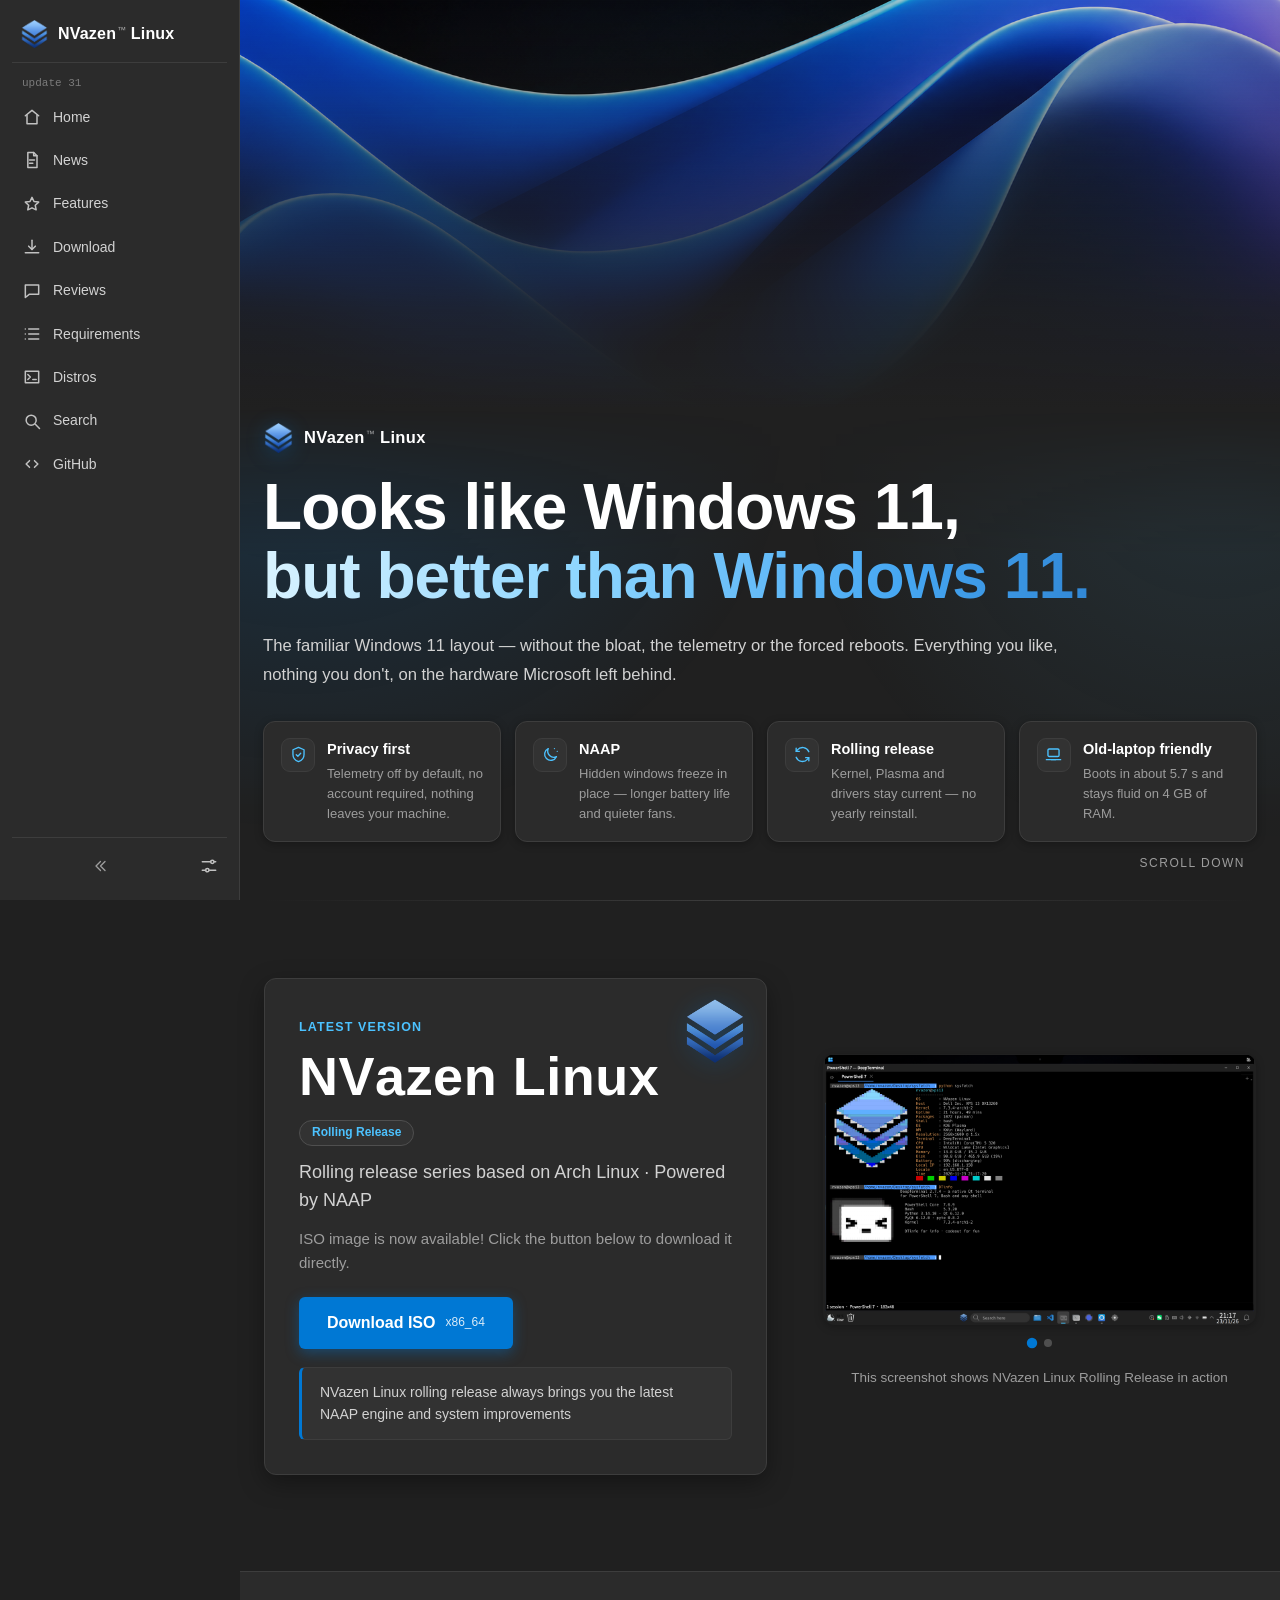
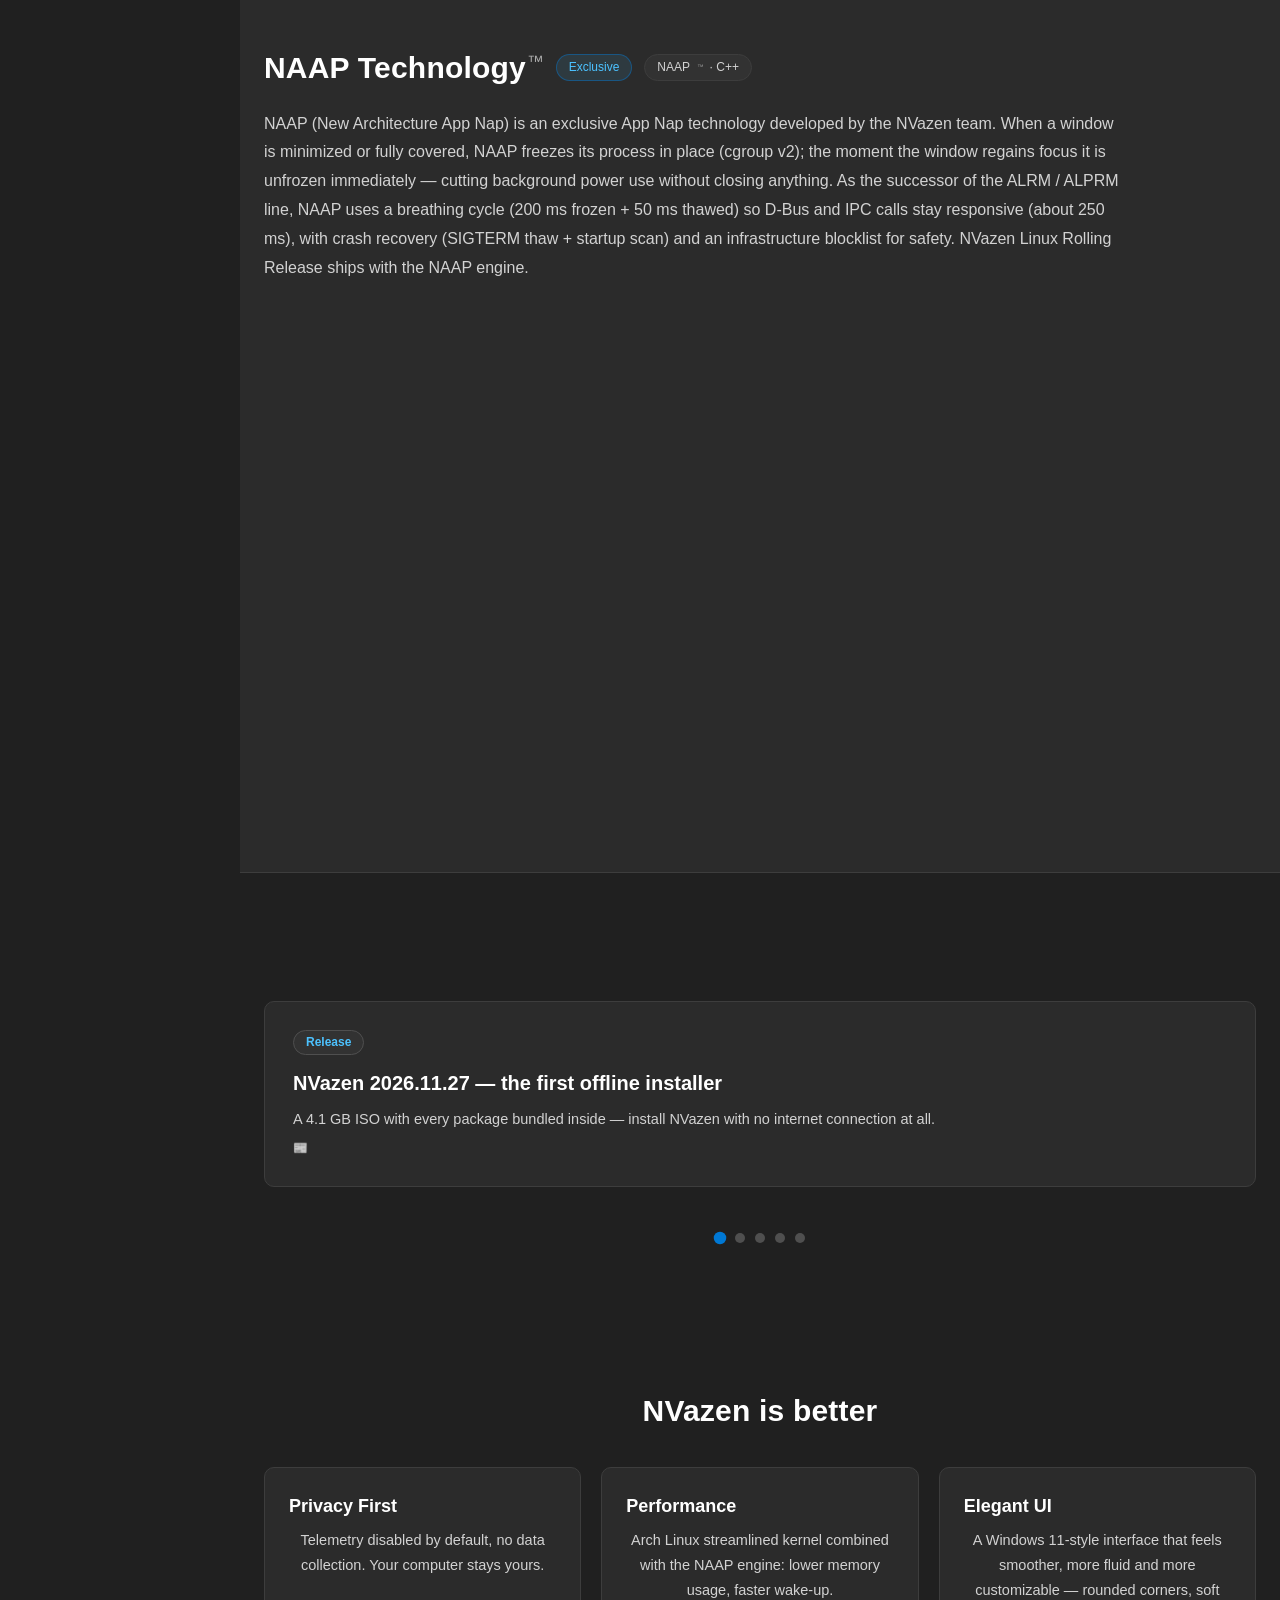
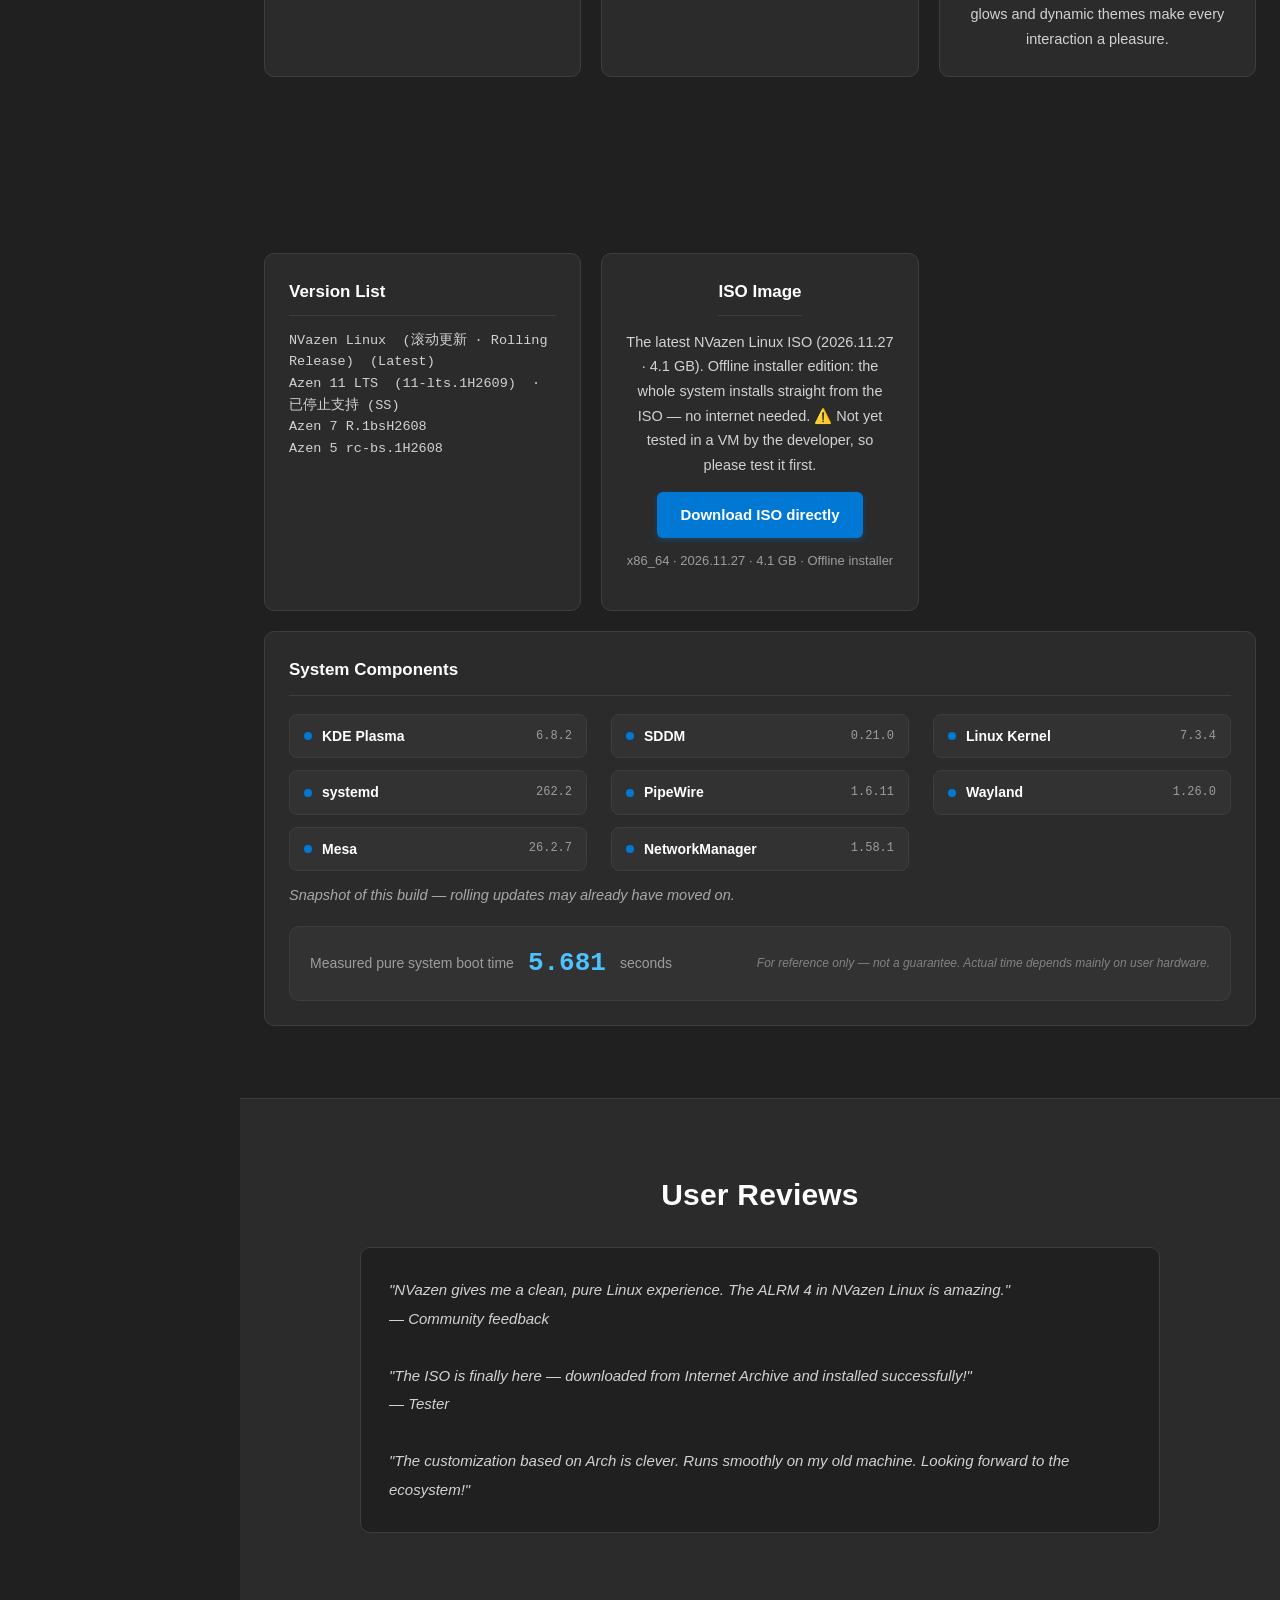
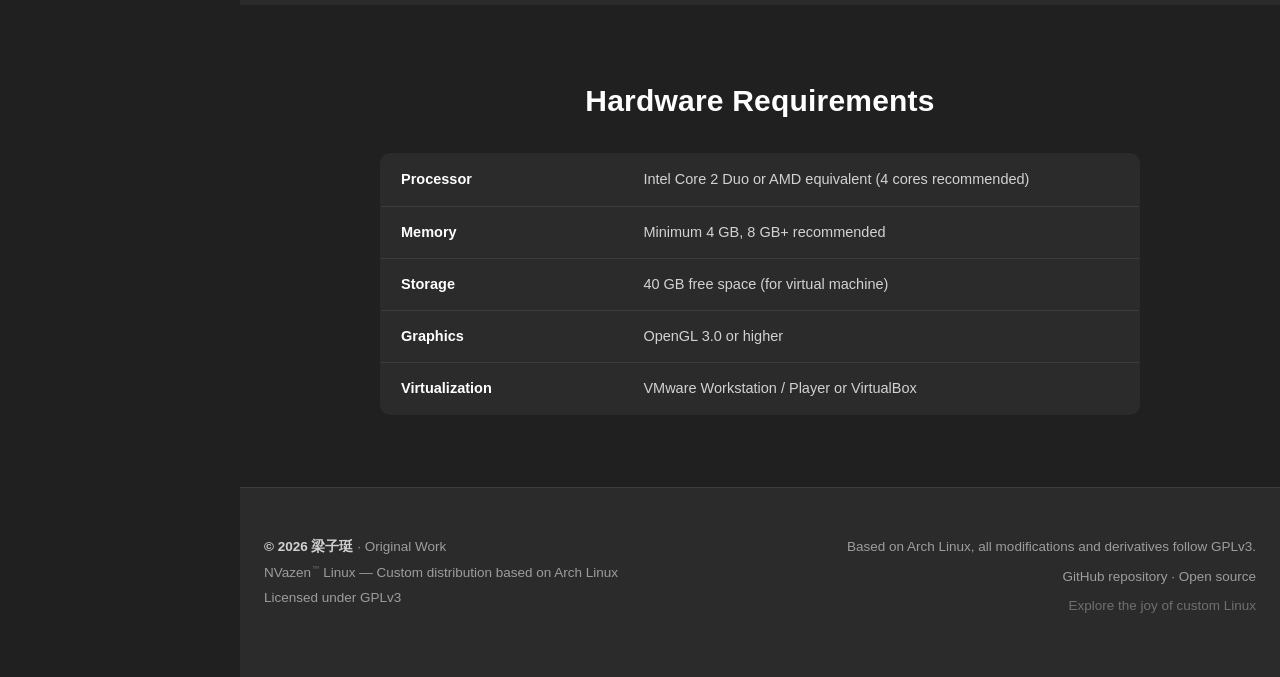
<file: index.html>
<!DOCTYPE html>
<html lang="en" data-theme="dark">
<head>
    <meta charset="UTF-8">
    <meta name="viewport" content="width=device-width, initial-scale=1.0">

    <!-- ================= SEO ================= -->
    <title>NVazen™ Linux — Modern Rolling Distro Based on Arch Linux</title>
    <meta name="description" content="NVazen Linux is a modern Linux distribution based on Arch Linux, optimized for older laptops. Featuring rolling release with NAAP (New Architecture App Nap) for enhanced performance and power efficiency. ISO image now available on Hugging Face.">
    <meta name="keywords" content="NVazen Linux, NVazen, Azen, Arch Linux, Rolling Release, Linux distribution, NAAP, App Nap, KDE Plasma, SDDM, laptop optimization, open source, old laptop, lightweight Linux, ISO download">
    <meta name="author" content="Ziting Liang">
    <meta name="robots" content="index, follow">
    <link rel="canonical" href="https://azen.dev/">

    <!-- Open Graph -->
    <meta property="og:title" content="NVazen™ Linux — Modern Rolling Distribution Based on Arch Linux">
    <meta property="og:description" content="NVazen Linux is a modern Linux distribution based on Arch Linux, optimized for older laptops. Featuring rolling release and NAAP technology. ISO image now available.">
    <meta property="og:type" content="website">
    <meta property="og:url" content="https://azen.dev/">
    <meta property="og:image" content="https://azen.dev/scr1.png">

    <!-- Twitter Card -->
    <meta name="twitter:card" content="summary_large_image">
    <meta name="twitter:title" content="NVazen™ Linux — Modern Rolling Distribution Based on Arch Linux">
    <meta name="twitter:description" content="NVazen Linux is a modern Linux distribution based on Arch Linux, optimized for older laptops. Featuring rolling release and NAAP technology.">
    <meta name="twitter:image" content="https://azen.dev/scr1.png">

    <!-- Favicon -->
    <link rel="icon" type="image/png" sizes="32x32" href="favicon.png">
    <link rel="icon" type="image/png" sizes="16x16" href="favicon.png">
    <link rel="apple-touch-icon" sizes="180x180" href="icon.png">

    <script>
    /* apply the saved theme / language / background effect before the first
       paint, so the hero banner never flashes the wrong palette while the
       shared site.js runtime boots up. Defaults mirror loadPrefs() in site.js. */
    (function () {
        try {
            var prefs = JSON.parse(localStorage.getItem('nvazen_user_prefs') || '{}') || {};
            var root = document.documentElement;
            root.setAttribute('data-theme', prefs.theme === 'light' ? 'light' : 'dark');
            root.setAttribute('data-bg-effect', prefs.bgEffect || 'full');
            if (prefs.lang) root.setAttribute('lang', prefs.lang === 'zh' ? 'zh-CN' : prefs.lang);
        } catch (e) { /* private mode / disabled storage */ }
    })();
    </script>

    <link rel="stylesheet" href="assets/css/base.css">
    <link rel="stylesheet" href="assets/css/home.css">
</head>
<body>

<div class="app" id="app">

    <!-- ================= 左侧导航栏 ================= -->
    <aside class="sidebar" id="sidebar">
        <div class="side-brand">
            <a class="brand" href="index.html" aria-label="NVazen Linux home">
                <img src="icon.png" alt="NVazen Linux">
                <span class="brand-text">NVazen<span class="tm">™</span> Linux</span>
            </a>
        </div>
        <div class="side-update" data-i18n="update_counter">update 31</div>

        <nav class="side-nav" aria-label="Primary">
            <a class="side-link" href="index.html" data-nav="index.html">
                <svg class="side-ico" viewBox="0 0 24 24" fill="none" stroke="currentColor" stroke-width="1.8" stroke-linecap="round" stroke-linejoin="round"><path d="M4 10.5 12 4l8 6.5"/><path d="M6 9.5V20h12V9.5"/></svg>
                <span class="side-label" data-i18n="nav_home">Home</span>
            </a>
            <a class="side-link" href="news.html" data-nav="news.html">
                <svg class="side-ico" viewBox="0 0 24 24" fill="none" stroke="currentColor" stroke-width="1.8" stroke-linecap="round" stroke-linejoin="round"><path d="M7 3h7l4 4v14H7z"/><path d="M14 3v4h4"/><path d="M9 12h6"/><path d="M9 16h4"/></svg>
                <span class="side-label" data-i18n="nav_news">News</span>
            </a>
            <a class="side-link" href="#features">
                <svg class="side-ico" viewBox="0 0 24 24" fill="none" stroke="currentColor" stroke-width="1.8" stroke-linecap="round" stroke-linejoin="round"><path d="m12 4 2.4 5 5.6.7-4.1 3.8 1.1 5.5L12 16.6 6.9 19l1.1-5.5L4 9.7l5.6-.7z"/></svg>
                <span class="side-label" data-i18n="nav_features">Features</span>
            </a>
            <a class="side-link" href="#download">
                <svg class="side-ico" viewBox="0 0 24 24" fill="none" stroke="currentColor" stroke-width="1.8" stroke-linecap="round" stroke-linejoin="round"><path d="M12 4v11"/><path d="m8 11 4 4 4-4"/><path d="M4 19h16"/></svg>
                <span class="side-label" data-i18n="nav_download">Download</span>
            </a>
            <a class="side-link" href="#reviews">
                <svg class="side-ico" viewBox="0 0 24 24" fill="none" stroke="currentColor" stroke-width="1.8" stroke-linecap="round" stroke-linejoin="round"><path d="M4 6h16v11H9l-5 4z"/></svg>
                <span class="side-label" data-i18n="nav_reviews">Reviews</span>
            </a>
            <a class="side-link" href="#requirements">
                <svg class="side-ico" viewBox="0 0 24 24" fill="none" stroke="currentColor" stroke-width="1.8" stroke-linecap="round" stroke-linejoin="round"><path d="M8 6h12"/><path d="M8 12h12"/><path d="M8 18h12"/><path d="M4 6h.01"/><path d="M4 12h.01"/><path d="M4 18h.01"/></svg>
                <span class="side-label" data-i18n="nav_requirements">Requirements</span>
            </a>
            <a class="side-link" href="distro.html" data-nav="distro.html">
                <svg class="side-ico" viewBox="0 0 24 24" fill="none" stroke="currentColor" stroke-width="1.8" stroke-linecap="round" stroke-linejoin="round"><path d="M4 5h16v14H4z"/><path d="m7 9 3 3-3 3"/><path d="M13 15h4"/></svg>
                <span class="side-label" data-i18n="nav_distros">Distros</span>
            </a>
            <a class="side-link" href="search.html" data-nav="search.html">
                <svg class="side-ico" viewBox="0 0 24 24" fill="none" stroke="currentColor" stroke-width="1.8" stroke-linecap="round" stroke-linejoin="round"><circle cx="11" cy="11" r="6"/><path d="m16 16 5 5"/></svg>
                <span class="side-label" data-i18n="nav_search">Search</span>
            </a>
            <a class="side-link" href="support.html" data-nav="support.html">
                <svg class="side-ico" viewBox="0 0 24 24" fill="none" stroke="currentColor" stroke-width="1.8" stroke-linecap="round" stroke-linejoin="round"><path d="m9 8-4 4 4 4"/><path d="m15 8 4 4-4 4"/></svg>
                <span class="side-label" data-i18n="nav_repos">GitHub</span>
            </a>
        </nav>

        <div class="side-bottom">
            <button class="side-toggle" id="sidebarToggle" title="Collapse sidebar" aria-label="Toggle sidebar">
                <svg viewBox="0 0 24 24" fill="none" stroke="currentColor" stroke-width="1.8" stroke-linecap="round" stroke-linejoin="round"><path d="m14 6-6 6 6 6"/><path d="m20 6-6 6 6 6"/></svg>
            </button>
            <div class="settings-wrapper">
                <button class="icon-btn" id="settingsBtn" title="Settings" aria-label="Settings">
                    <svg class="side-ico" viewBox="0 0 24 24" fill="none" stroke="currentColor" stroke-width="1.8" stroke-linecap="round" stroke-linejoin="round"><path d="M4 7h10"/><path d="M18 7h2"/><path d="M4 17h4"/><path d="M12 17h8"/><circle cx="16" cy="7" r="2"/><circle cx="10" cy="17" r="2"/></svg>
                </button>
                <div class="settings-menu" id="settingsMenu">
                    <div class="settings-group">
                        <span class="settings-group-label" data-i18n="settings_language">Language</span>
                        <div class="settings-group-options">
                            <button class="opt-btn active" data-lang-opt="en">English</button>
                            <button class="opt-btn" data-lang-opt="zh">简体中文</button>
                            <button class="opt-btn" data-lang-opt="ja">日本語</button>
                            <button class="opt-btn" data-lang-opt="ko">한국어</button>
                        </div>
                    </div>
                    <div class="settings-group">
                        <span class="settings-group-label" data-i18n="settings_theme">Theme</span>
                        <div class="settings-group-options">
                            <button class="opt-btn active" data-theme-opt="dark"><span data-i18n="theme_dark">Dark</span></button>
                            <button class="opt-btn" data-theme-opt="light"><span data-i18n="theme_light">Light</span></button>
                        </div>
                    </div>
                    <div class="settings-group">
                        <span class="settings-group-label" data-i18n="settings_bg">Background effect</span>
                        <div class="settings-group-options">
                            <button class="opt-btn" data-bg-opt="acrylic" data-i18n="bg_acrylic">Acrylic</button>
                            <button class="opt-btn active" data-bg-opt="full" data-i18n="bg_full">Full</button>
                            <button class="opt-btn" data-bg-opt="liquid" data-i18n="bg_liquid">Liquid glass</button>
                        </div>
                    </div>
                    <!-- Laptop colour group kept in code but hidden while the laptop
                         mockup is not displayed (see the commented block below). -->
                    <!--
                    <div class="settings-group">
                        <span class="settings-group-label" data-i18n="settings_laptop">Laptop color</span>
                        <div class="settings-group-options">
                            <button class="opt-btn active" data-laptop-opt="auto" data-i18n="laptop_auto">Auto</button>
                            <button class="opt-btn" data-laptop-opt="dark"><span class="color-dot" style="background:#2d333b"></span>Dark</button>
                            <button class="opt-btn" data-laptop-opt="light"><span class="color-dot" style="background:#e8edf2"></span>Light</button>
                            <button class="opt-btn" data-laptop-opt="silver"><span class="color-dot" style="background:#c0c8d0"></span>Silver</button>
                            <button class="opt-btn" data-laptop-opt="spacegray"><span class="color-dot" style="background:#4a5158"></span>Gray</button>
                        </div>
                    </div>
                    -->
                </div>
            </div>
        </div>
    </aside>

    <div class="main">

    <!-- ================= 横幅（上下分栏） ================= -->
    <section class="hero-section" id="heroCarousel">
        <!-- 上半部分：透明，直接露出桌面背景；底部向上渐变，越往上越清晰 -->
        <div class="hero-top" aria-hidden="true">
            <div class="hero-bg-layer"></div>
        </div>

        <!-- 下半部分：NVazen 的好处 -->
        <div class="hero-bottom">
            <div class="hero-claim-wrap">
                <div class="hero-brand">
                    <img src="icon.png" alt="" class="hero-brand-mark">
                    <span class="hero-brand-name">NVazen<span class="tm">™</span> Linux</span>
                </div>
                <h1 class="hero-claim">
                    <span class="claim-line" data-i18n="hero_claim_1">Looks like Windows 11,</span>
                    <span class="claim-line claim-accent" data-i18n="hero_claim_2">but better than Windows 11.</span>
                </h1>
                <p class="hero-claim-sub" data-i18n="hero_claim_sub">The familiar Windows 11 layout — without the bloat, the telemetry or the forced reboots. Everything you like, nothing you don't, on the hardware Microsoft left behind.</p>

                <ul class="hero-benefits">
                    <li class="hero-benefit">
                        <span class="benefit-icon" aria-hidden="true">
                            <svg viewBox="0 0 24 24" fill="none" stroke="currentColor" stroke-width="1.7" stroke-linecap="round" stroke-linejoin="round"><path d="M12 3l7 3v6c0 4.6-3 7.6-7 9-4-1.4-7-4.4-7-9V6z"/><path d="m9.2 12.2 2 2 3.6-3.8"/></svg>
                        </span>
                        <div class="benefit-text">
                            <strong data-i18n="hero_benefit1_title">Privacy first</strong>
                            <p data-i18n="hero_benefit1_desc">Telemetry off by default, no account required, nothing leaves your machine.</p>
                        </div>
                    </li>
                    <li class="hero-benefit">
                        <span class="benefit-icon" aria-hidden="true">
                            <svg viewBox="0 0 24 24" fill="none" stroke="currentColor" stroke-width="1.7" stroke-linecap="round" stroke-linejoin="round"><path d="M19.5 14.8A7.8 7.8 0 0 1 9.2 4.5a7.8 7.8 0 1 0 10.3 10.3Z"/><path d="M17 4.5h.01"/><path d="M20.5 8h.01"/></svg>
                        </span>
                        <div class="benefit-text">
                            <strong data-i18n="hero_benefit2_title">NAAP</strong>
                            <p data-i18n="hero_benefit2_desc">Hidden windows freeze in place — longer battery life and quieter fans.</p>
                        </div>
                    </li>
                    <li class="hero-benefit">
                        <span class="benefit-icon" aria-hidden="true">
                            <svg viewBox="0 0 24 24" fill="none" stroke="currentColor" stroke-width="1.7" stroke-linecap="round" stroke-linejoin="round"><path d="M20 8.5A8.5 8.5 0 0 0 5.6 6.2L4 8"/><path d="M4 4v4h4"/><path d="M4 15.5a8.5 8.5 0 0 0 14.4 2.3L20 16"/><path d="M20 20v-4h-4"/></svg>
                        </span>
                        <div class="benefit-text">
                            <strong data-i18n="hero_benefit3_title">Rolling release</strong>
                            <p data-i18n="hero_benefit3_desc">Kernel, Plasma and drivers stay current — no yearly reinstall.</p>
                        </div>
                    </li>
                    <li class="hero-benefit">
                        <span class="benefit-icon" aria-hidden="true">
                            <svg viewBox="0 0 24 24" fill="none" stroke="currentColor" stroke-width="1.7" stroke-linecap="round" stroke-linejoin="round"><rect x="5" y="5" width="14" height="9.5" rx="1.6"/><path d="M3 18.5h18"/><path d="M9.5 18.5h5"/></svg>
                        </span>
                        <div class="benefit-text">
                            <strong data-i18n="hero_benefit4_title">Old-laptop friendly</strong>
                            <p data-i18n="hero_benefit4_desc">Boots in about 5.7 s and stays fluid on 4 GB of RAM.</p>
                        </div>
                    </li>
                </ul>
            </div>
        </div>

        <button class="scroll-hint" id="scrollHint" aria-label="Scroll down" data-i18n="scroll_hint">Scroll down</button>
    </section>

    <!-- ================= 最新版本 + 截图展示 ================= -->
    <section class="latest-section" id="latest">
        <div class="container hero-grid">
            <!-- 介绍框：左侧 -->
            <div class="hero-text-box latest-box reveal">
                <img src="arclogo.png" alt="Arch Linux" class="arch-logo">

                <span class="latest-kicker" data-i18n="version_label">最新版本</span>
                <div class="latest-title-row">
                    <h2 class="hero-title" id="nvazenTitle" title="Click me">NVazen Linux</h2>
                    <span class="version-sub rolling" data-i18n="version_rolling">滚动更新</span>
                </div>
                <p class="hero-sub" data-i18n="hero_sub">基于 Arch Linux 的滚动更新系列 · 搭载 NAAP 技术</p>
                <p class="hero-desc" data-i18n="hero_desc">ISO 镜像已发布！点击下方按钮即可直接下载。</p>
                <a href="https://huggingface.co/datasets/kotlinazen/nvazen-iso/resolve/main/nvazen-2026.11.27-x86_64.iso?download=true"
                   class="download-iso-btn" download>
                    <span data-i18n="download_text">下载 ISO</span>
                    <span class="size">x86_64</span>
                </a>
                <div class="status-alert" data-i18n="hero_alert">NVazen Linux 滚动更新，始终为你带来最新的 NAAP 引擎与系统改进</div>
            </div>

            <!-- 图片展示：右侧（直接展示原图，无窗口外壳） -->
            <div class="hero-media reveal">
                <div class="hero-shot">
                    <div class="screen-carousel" id="screenCarousel">
                        <div class="screen-slide"><img src="scr1.png" alt="NVazen Linux screenshot 1"></div>
                        <div class="screen-slide"><img src="scr2.png" alt="NVazen Linux screenshot 2"></div>
                    </div>
                </div>

                <div class="screen-dots" id="screenDots">
                    <button class="screen-dot active" data-screen-index="0" aria-label="Screen 1"></button>
                    <button class="screen-dot" data-screen-index="1" aria-label="Screen 2"></button>
                </div>

                <div class="image-caption" data-i18n="image_caption">此照片为 NVazen Linux 滚动版的实机演示</div>
            </div>
        </div>
    </section>

    <!-- ============================================================
         笔记本电脑模型（按新版设计已不展示，代码保留未删除。
         如需恢复：把上面 .hero-media 块换回下面这段即可，样式和
         配色 JS 仍完整保留在 home.css / site.js 中。）
    ============================================================
    <div class="hero-media">
        <div class="laptop-wrapper">
            <div class="laptop">
                <div class="laptop-lid">
                    <div class="laptop-screen-bezel">
                        <div class="laptop-camera"></div>
                        <div class="laptop-screen">
                            <div class="screen-carousel" id="screenCarousel">
                                <div class="screen-slide"><img src="scr1.png" alt="NVazen Linux screenshot 1"></div>
                                <div class="screen-slide"><img src="scr2.png" alt="NVazen Linux screenshot 2"></div>
                            </div>
                        </div>
                        <div class="laptop-chin">NVazen Linux</div>
                    </div>
                </div>
                <div class="laptop-base">
                    <div class="laptop-keyboard">
                        <div class="kb-row">
                            <div class="kb-key"></div><div class="kb-key"></div><div class="kb-key"></div>
                            <div class="kb-key"></div><div class="kb-key"></div><div class="kb-key"></div>
                            <div class="kb-key"></div><div class="kb-key"></div><div class="kb-key"></div>
                            <div class="kb-key"></div>
                        </div>
                        <div class="kb-row">
                            <div class="kb-key wide"></div><div class="kb-key"></div><div class="kb-key"></div>
                            <div class="kb-key"></div><div class="kb-key"></div><div class="kb-key"></div>
                            <div class="kb-key"></div><div class="kb-key"></div><div class="kb-key wide"></div>
                        </div>
                        <div class="kb-row">
                            <div class="kb-key wide"></div><div class="kb-key"></div><div class="kb-key"></div>
                            <div class="kb-key"></div><div class="kb-key"></div><div class="kb-key"></div>
                            <div class="kb-key"></div><div class="kb-key"></div><div class="kb-key wide"></div>
                        </div>
                        <div class="kb-row">
                            <div class="kb-key space"></div>
                        </div>
                    </div>
                    <div class="laptop-trackpad"></div>
                </div>
            </div>
            <div class="laptop-shadow"></div>
        </div>
    </div>
    ============================================================ -->

    <!-- ================= ALRM 技术 ================= -->
    <section class="page-section alrm-section" id="alrm">
        <div class="container">
            <div class="alrm-header reveal">
                <h2 class="section-title"><span data-i18n="alrm_title">ALRM 技术</span><span class="tm">™</span></h2>
                <span class="chip chip-accent" data-i18n="alrm_badge">独家</span>
                <span class="chip">NAAP<span class="tm">™</span> · C++</span>
            </div>
            <div class="alrm-desc reveal" data-i18n="alrm_desc">
                <strong>NAAP (New Architecture App Nap)</strong> 是 NVazen 团队开发的独家 App Nap 技术：窗口被最小化或完全遮挡时，进程就地冻结（cgroup v2），重新聚焦的瞬间立即解冻——应用原地待命，后台功耗大幅降低。作为 ALRM / ALPRM 技术线的后继，NAAP 采用呼吸式循环（冻结 200 ms + 解冻 50 ms），保证 D-Bus 与 IPC 调用响应不超过约 250 ms；内置崩溃恢复（SIGTERM 解冻 + 启动扫描）与基础设施黑名单，稳定又安全。NVazen Linux 滚动版已搭载 NAAP 引擎。
            </div>
            <div class="alrm-grid">
                <div class="card alrm-card reveal">
                    <h3 data-i18n="alrm_card1_title">App Nap</h3>
                    <p data-i18n="alrm_card1_desc">窗口最小化或被完全遮挡时，进程被 cgroup.freeze 就地冻结；重新聚焦瞬间解冻。后台应用停止消耗 CPU，而一切保持原样。</p>
                </div>
                <div class="card alrm-card reveal">
                    <h3 data-i18n="alrm_card2_title">快速响应</h3>
                    <p data-i18n="alrm_card2_desc">呼吸式循环在 200 ms 冻结与 50 ms 解冻之间交替，桌面服务、菜单与 D-Bus 调用始终在约 250 ms 内得到响应——菜单不卡顿、操作无迟滞。</p>
                </div>
                <div class="card alrm-card reveal">
                    <h3 data-i18n="alrm_card3_title">崩溃恢复</h3>
                    <p data-i18n="alrm_card3_desc">即使桌面意外崩溃，NAAP 也会在 SIGTERM 时解冻全部应用，并在启动时执行恢复扫描，绝不让任何应用被遗留在冻结状态。</p>
                </div>
                <div class="card alrm-card reveal">
                    <h3 data-i18n="alrm_card4_title">安全过滤</h3>
                    <p data-i18n="alrm_card4_desc">基础设施黑名单保护 KWin、Plasma Shell、D-Bus 与 PipeWire 不被冻结；窗口可见性按 PID 聚合——同一应用的多个窗口全部隐藏时才会冻结。</p>
                </div>
            </div>
        </div>
    </section>

    <!-- ================= News ================= -->
    <section class="page-section news-section" id="news">
        <div class="container">
            <h2 class="section-title reveal" data-i18n="news_title">NVazen News</h2>
            <div class="news-swap-container reveal" id="newsSwapContainer"></div>
            <div class="news-dots" id="newsDots"></div>
        </div>
    </section>

    <!-- ================= 核心优势 ================= -->
    <section class="page-section features-section" id="features">
        <div class="container">
            <h2 class="section-title reveal" style="text-align:center;" data-i18n="features_title">NVazen is better</h2>
            <div class="features-grid">
                <div class="card feature-card reveal">
                    <h3 data-i18n="feature1_title">隐私优先</h3>
                    <p data-i18n="feature1_desc">默认禁用遥测，不收集任何用户数据。你的电脑只属于你。</p>
                </div>
                <div class="card feature-card reveal">
                    <h3 data-i18n="feature2_title">性能改善</h3>
                    <p data-i18n="feature2_desc">基于 Arch Linux 精简内核，结合 ALRM 4（C++ 重写），内存占用降低，唤醒速度提升。</p>
                </div>
                <div class="card feature-card reveal">
                    <h3 data-i18n="feature3_title">优雅界面</h3>
                    <p data-i18n="feature3_desc">Windows 11 风格界面，但更顺畅、更丝滑、更个性化——圆角与柔光阴影，搭配动态主题，让每一次交互都赏心悦目。</p>
                </div>
            </div>
        </div>
    </section>

    <!-- ================= 下载与版本 ================= -->
    <section class="page-section download-section" id="download">
        <div class="container download-grid">
            <div class="card version-box reveal">
                <h3 data-i18n="version_title">版本列表</h3>
                <div class="version-list" id="versionList">NVazen Linux  (滚动更新 · Rolling Release)  (Latest)
Azen 11 LTS  (11-lts.1H2609)  · 已停止支持 (SS)
Azen 7 R.1bsH2608
Azen 5 rc-bs.1H2608</div>
            </div>
            <div class="card github-box reveal">
                <h3 data-i18n="iso_title">ISO 镜像</h3>
                <p data-i18n="iso_desc">最新 NVazen Linux ISO 镜像（2026.11.27 · 4.1 GB）。离线安装版：整个系统直接从 ISO 安装，无需联网。⚠️ 开发者尚未在虚拟机中测试本版本，请先自行测试。</p>
                <a href="https://huggingface.co/datasets/kotlinazen/nvazen-iso/resolve/main/nvazen-2026.11.27-x86_64.iso?download=true" class="btn btn-accent" data-i18n="iso_btn" download>直接下载 ISO</a>
                <p style="margin-top:12px;font-size:13px;color:var(--text-3);" data-i18n="iso_note">x86_64 · 2026.11.27 · 4.1 GB · 离线安装版</p>
            </div>

            <div class="card components-box reveal">
                <h3><span data-i18n="components_title">系统组件</span></h3>
                <div class="components-grid">
                    <div class="component-item"><span class="comp-dot"></span><span class="comp-name">KDE Plasma</span><span class="comp-ver">6.8.2</span></div>
                    <div class="component-item"><span class="comp-dot"></span><span class="comp-name">SDDM</span><span class="comp-ver">0.21.0</span></div>
                    <div class="component-item"><span class="comp-dot"></span><span class="comp-name">Linux Kernel</span><span class="comp-ver">7.3.4</span></div>
                    <div class="component-item"><span class="comp-dot"></span><span class="comp-name">systemd</span><span class="comp-ver">262.2</span></div>
                    <div class="component-item"><span class="comp-dot"></span><span class="comp-name">PipeWire</span><span class="comp-ver">1.6.11</span></div>
                    <div class="component-item"><span class="comp-dot"></span><span class="comp-name">Wayland</span><span class="comp-ver">1.26.0</span></div>
                    <div class="component-item"><span class="comp-dot"></span><span class="comp-name">Mesa</span><span class="comp-ver">26.2.7</span></div>
                    <div class="component-item"><span class="comp-dot"></span><span class="comp-name">NetworkManager</span><span class="comp-ver">1.58.1</span></div>
                </div>

                <p class="components-note" data-i18n="components_note">当前构建的快照——滚动更新可能已经带来更新的版本。</p>

                <div class="boot-time">
                    <span class="boot-label" data-i18n="boot_label">实测纯系统启动耗时</span>
                    <span class="boot-value">5.681</span>
                    <span class="boot-unit" data-i18n="boot_unit">秒</span>
                    <span class="boot-note" data-i18n="boot_note">仅供参考，不代表完全真实数据，实际耗时主要取决于用户设备</span>
                </div>
            </div>
        </div>
    </section>

    <!-- ================= 用户评价 ================= -->
    <section class="page-section comment-section" id="reviews">
        <div class="container">
            <h2 class="section-title reveal" style="text-align:center;" data-i18n="reviews_title">用户评价</h2>
            <div class="comment-display reveal" id="commentDisplay" data-i18n="comments">
               (没有人想要用我的NVazen linux😭)
            </div>
        </div>
    </section>

    <!-- ================= 硬件要求 ================= -->
    <section class="page-section requirements-section" id="requirements">
        <div class="container">
            <h2 class="section-title reveal" style="text-align:center;" data-i18n="requirements_title">硬件基础要求</h2>
            <table class="fluent-table reveal">
                <tr><td class="label" data-i18n="req_cpu">处理器</td><td data-i18n="req_cpu_desc">Intel Core 2 Duo 或 AMD 同级 (推荐 4 核)</td></tr>
                <tr><td class="label" data-i18n="req_ram">内存</td><td data-i18n="req_ram_desc">最低 4 GB，推荐 8 GB 以上</td></tr>
                <tr><td class="label" data-i18n="req_storage">存储</td><td data-i18n="req_storage_desc">40 GB 可用空间 (虚拟机环境)</td></tr>
                <tr><td class="label" data-i18n="req_gpu">显卡</td><td data-i18n="req_gpu_desc">支持 OpenGL 3.0 以上</td></tr>
                <tr><td class="label" data-i18n="req_vm">虚拟化</td><td data-i18n="req_vm_desc">VMware Workstation / Player 或 VirtualBox</td></tr>
            </table>
        </div>
    </section>

    <!-- ================= 页脚 ================= -->
    <footer>
        <div class="container footer-grid">
            <div>
                <p><strong>© 2026 梁子珽</strong> <span data-i18n="footer_original">· 原创作品</span></p>
                <p>NVazen<span class="tm">™</span> Linux — <span data-i18n="footer_brand">基于 Arch Linux 的定制发行版</span></p>
                <p data-i18n="footer_gpl">遵守 GPLv3 开源协议</p>
            </div>
            <div class="footer-note">
                <p data-i18n="footer_note">本系统基于 Arch Linux，所有修改及衍生代码遵循 GPLv3。</p>
                <p style="margin-top:8px;" data-i18n="footer_repo">GitHub 仓库 · 开源共建</p>
                <p style="margin-top:8px;opacity:0.6;" data-i18n="footer_tagline">探索定制 Linux 的乐趣</p>
            </div>
        </div>
    </footer>

    </div><!-- /.main -->
</div><!-- /.app -->

<script src="assets/js/i18n.js"></script>
<script src="assets/js/site.js"></script>
<script src="assets/js/news.js"></script>
<script src="assets/js/home.js"></script>
</body>
</html>
</file>
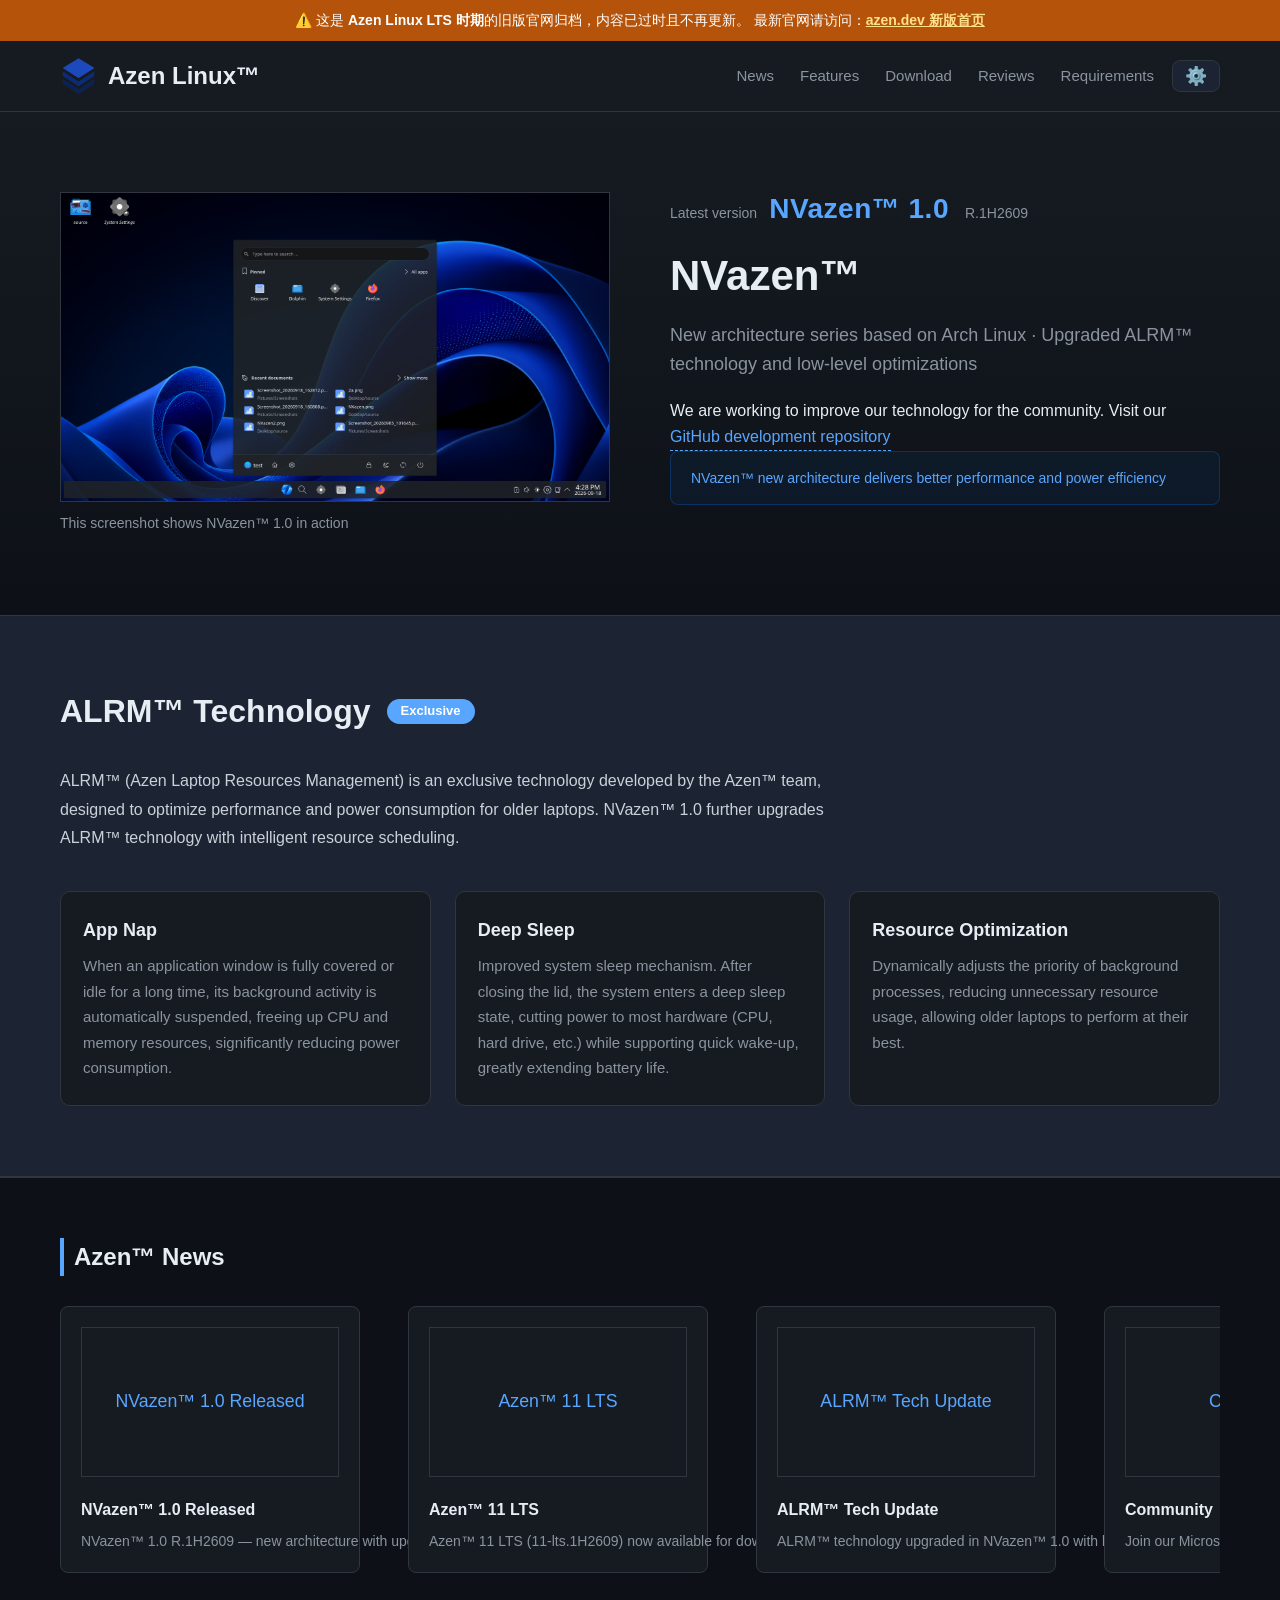
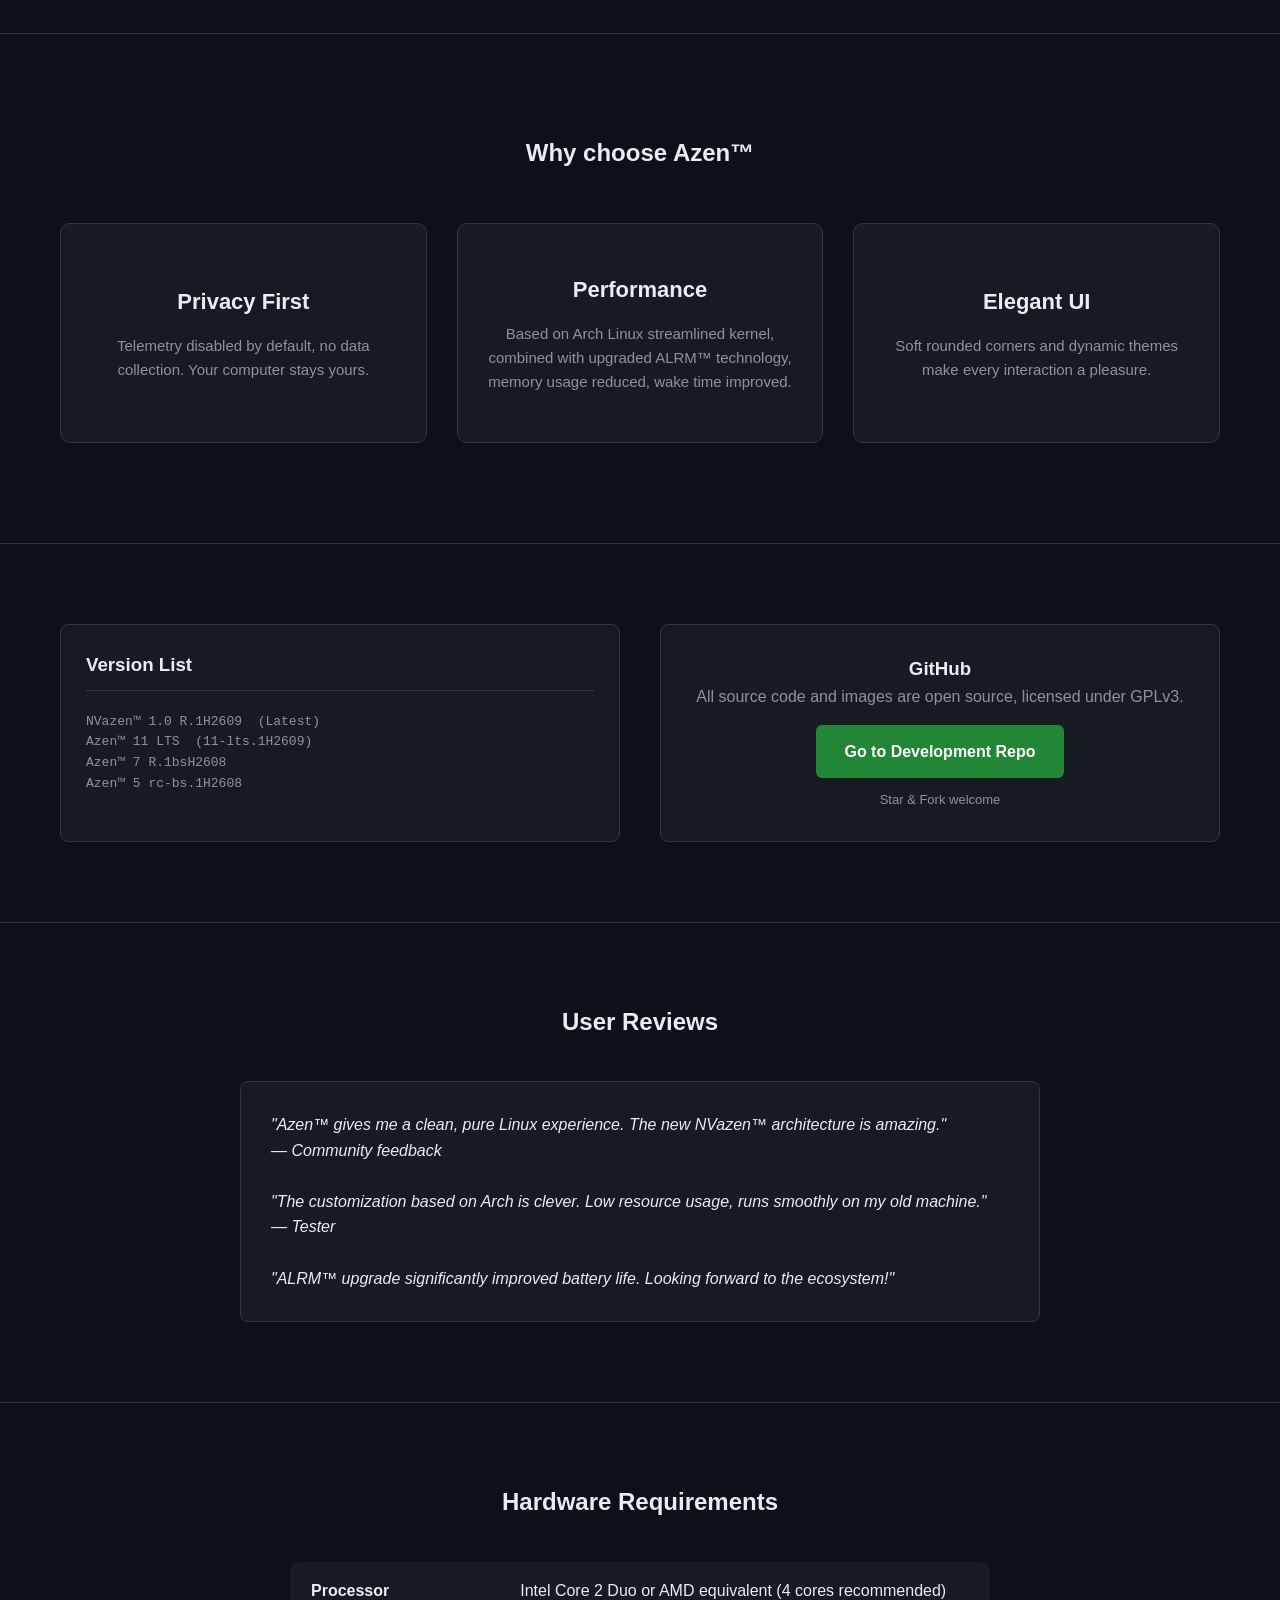
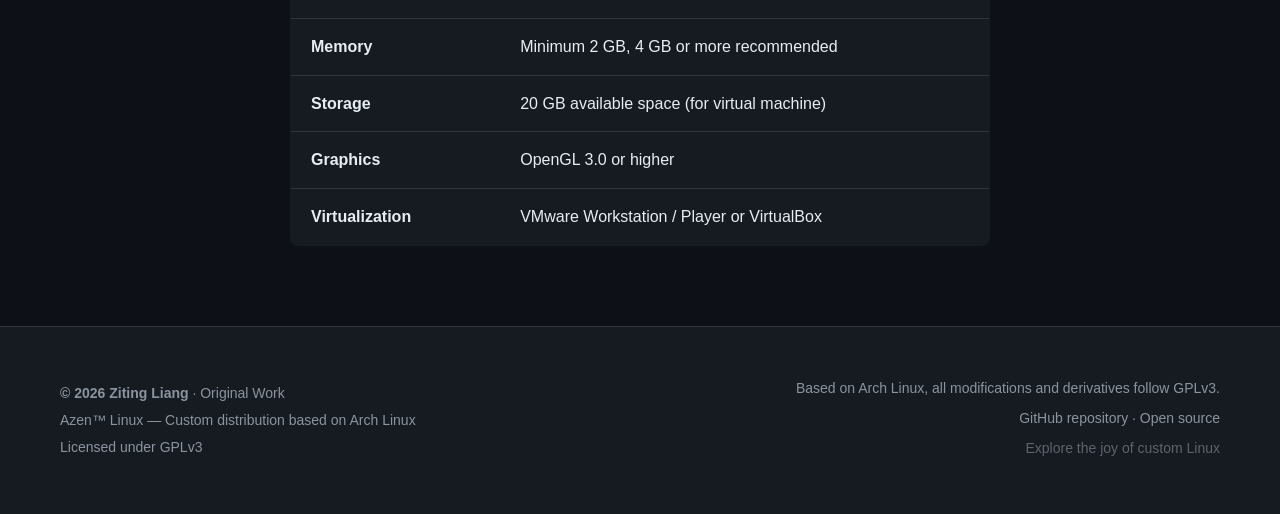
<file: azen/index.html>
<!DOCTYPE html>
<html lang="en" data-theme="dark">
<head>
    <meta charset="UTF-8">
    <meta name="viewport" content="width=device-width, initial-scale=1.0">
    
    <!-- ================= SEO 优化 ================= -->
    <title>Azen Linux™ — Modern LTS Distribution Based on Arch Linux</title>
    <meta name="description" content="Azen Linux™ is a modern LTS distribution based on Arch Linux, optimized for older laptops. Featuring NVazen™ new architecture and ALRM technology for enhanced performance and power efficiency.">
    <meta name="keywords" content="Azen Linux, Azen, NVazen, Arch Linux, LTS, Linux distribution, ALRM, laptop optimization, open source, old laptop, lightweight Linux">
    <meta name="author" content="Ziting Liang">
    <meta name="robots" content="index, follow">
    
    <!-- Open Graph -->
    <meta property="og:title" content="Azen Linux™ — Modern LTS Distribution Based on Arch Linux">
    <meta property="og:description" content="Azen Linux™ is a modern LTS distribution based on Arch Linux, optimized for older laptops. Featuring NVazen™ new architecture and ALRM technology.">
    <meta property="og:type" content="website">
    <meta property="og:url" content="https://azenos.netlify.app">
    <meta property="og:image" content="screenshot.png">
    
    <!-- Twitter Card -->
    <meta name="twitter:card" content="summary_large_image">
    <meta name="twitter:title" content="Azen Linux™ — Modern LTS Distribution Based on Arch Linux">
    <meta name="twitter:description" content="Azen Linux™ is a modern LTS distribution based on Arch Linux, optimized for older laptops. Featuring NVazen™ new architecture and ALRM technology.">
    
    <!-- ================= 网站图标 (Favicon) ================= -->
    <link rel="icon" type="image/x-icon" href="favicon.ico">
    <link rel="icon" type="image/png" sizes="32x32" href="favicon.png">
    <link rel="icon" type="image/png" sizes="16x16" href="favicon.png">
    <link rel="apple-touch-icon" sizes="180x180" href="favicon.png">
    <link rel="shortcut icon" href="favicon.ico" type="image/x-icon">
    
    <style>
        /* ================= 全局样式与配色 ================= */
        * {
            margin: 0;
            padding: 0;
            box-sizing: border-box;
        }

        /* 默认深色主题 */
        :root {
            --bg-body: #0d1117;
            --bg-header: #161b22;
            --bg-card: #161b22;
            --bg-section: #0d1117;
            --bg-card-alt: #1c2333;
            --border-color: #30363d;
            --text-primary: #e6edf3;
            --text-secondary: #c9d1d9;
            --text-muted: #8b949e;
            --text-light: #8b949e;
            --accent: #58a6ff;
            --accent-hover: #79c0ff;
            --btn-bg: #238636;
            --btn-hover: #2ea043;
            --shadow: 0 8px 24px rgba(0, 0, 0, 0.5);
            --hero-bg: linear-gradient(180deg, #161b22 0%, #0d1117 100%);
            --alrm-bg: #1c2333;
            --menu-bg: #1c2333;
            --menu-border: #30363d;
        }

        /* 浅色主题 */
        [data-theme="light"] {
            --bg-body: #f6f8fa;
            --bg-header: #ffffff;
            --bg-card: #ffffff;
            --bg-section: #f3f4f6;
            --bg-card-alt: #f9fafb;
            --border-color: #d0d7de;
            --text-primary: #1f2328;
            --text-secondary: #24292f;
            --text-muted: #57606a;
            --text-light: #656d76;
            --accent: #0969da;
            --accent-hover: #0550ae;
            --btn-bg: #2da44e;
            --btn-hover: #2c974b;
            --shadow: 0 8px 24px rgba(0, 0, 0, 0.08);
            --hero-bg: linear-gradient(180deg, #ffffff 0%, #f6f8fa 100%);
            --alrm-bg: #f0f4f9;
            --menu-bg: #ffffff;
            --menu-border: #d0d7de;
        }

        html {
            scroll-behavior: smooth;
        }

        body {
            background-color: var(--bg-body);
            color: var(--text-primary);
            font-family: -apple-system, BlinkMacSystemFont, "Segoe UI", Roboto, sans-serif;
            line-height: 1.6;
            overflow-x: hidden;
            transition: background-color 0.3s, color 0.3s;
        }

        .container {
            max-width: 1200px;
            margin: 0 auto;
            padding: 0 20px;
        }

        /* ================= 顶部导航横幅 ================= */
        header {
            background-color: var(--bg-header);
            border-bottom: 1px solid var(--border-color);
            position: sticky;
            top: 0;
            z-index: 100;
            transition: background-color 0.3s, border-color 0.3s;
        }

        .nav-bar {
            display: flex;
            justify-content: space-between;
            align-items: center;
            height: 70px;
            gap: 20px;
            flex-wrap: wrap;
        }

        .logo-area {
            display: flex;
            align-items: center;
            gap: 12px;
        }

        .logo-icon {
            width: 36px;
            height: 36px;
            object-fit: contain;
            display: block;
        }

        .logo {
            font-size: 24px;
            font-weight: bold;
            color: var(--text-primary);
            transition: color 0.3s;
        }

        .nav-links {
            display: flex;
            align-items: center;
            gap: 8px;
            flex-wrap: wrap;
        }

        .nav-links a {
            color: var(--text-muted);
            text-decoration: none;
            margin-left: 18px;
            font-size: 15px;
            transition: color 0.3s;
            cursor: pointer;
        }

        .nav-links a:hover {
            color: var(--accent);
        }

        /* ================= 设置菜单 ================= */
        .settings-wrapper {
            position: relative;
            margin-left: 10px;
        }

        .settings-btn {
            background: var(--bg-card-alt);
            border: 1px solid var(--border-color);
            color: var(--text-muted);
            padding: 6px 12px;
            border-radius: 8px;
            cursor: pointer;
            font-size: 18px;
            line-height: 1;
            transition: all 0.2s;
            display: flex;
            align-items: center;
            justify-content: center;
        }

        .settings-btn:hover {
            background: var(--border-color);
            color: var(--text-primary);
        }

        .settings-menu {
            position: absolute;
            top: calc(100% + 8px);
            right: 0;
            background: var(--menu-bg);
            border: 1px solid var(--menu-border);
            border-radius: 10px;
            padding: 16px;
            min-width: 220px;
            box-shadow: var(--shadow);
            display: none;
            flex-direction: column;
            gap: 14px;
            z-index: 200;
            transition: background-color 0.3s, border-color 0.3s;
        }

        .settings-menu.open {
            display: flex;
        }

        .settings-group {
            display: flex;
            flex-direction: column;
            gap: 6px;
        }

        .settings-group-label {
            font-size: 12px;
            color: var(--text-muted);
            font-weight: 600;
            text-transform: uppercase;
            letter-spacing: 0.5px;
        }

        .settings-group-options {
            display: flex;
            flex-wrap: wrap;
            gap: 6px;
        }

        .lang-option, .theme-option {
            background: var(--bg-card-alt);
            border: 1px solid var(--border-color);
            color: var(--text-muted);
            padding: 4px 10px;
            border-radius: 6px;
            cursor: pointer;
            font-size: 12px;
            font-weight: 500;
            transition: all 0.2s;
            font-family: inherit;
            line-height: 1.5;
        }

        .lang-option:hover, .theme-option:hover {
            background: var(--border-color);
            color: var(--text-primary);
        }

        .lang-option.active, .theme-option.active {
            background: var(--accent);
            color: #ffffff;
            border-color: var(--accent);
        }

        .theme-option {
            display: flex;
            align-items: center;
            gap: 4px;
            padding: 4px 12px;
        }

        /* ================= 横幅轮播容器 ================= */
        .hero-carousel-section {
            position: relative;
            overflow: hidden;
        }

        .banner-track {
            display: flex;
            width: 100%;
            transition: transform 0.8s cubic-bezier(0.25, 0.46, 0.45, 0.94);
            will-change: transform;
        }

        .banner-slide {
            flex: 0 0 100%;
            width: 100%;
        }

        /* 主宣传区 */
        .hero-section {
            padding: 80px 0;
            background: var(--hero-bg);
            transition: background 0.3s;
        }

        .hero-grid {
            display: flex;
            align-items: flex-start;
            gap: 60px;
        }

        .hero-image-box {
            flex: 1;
            display: flex;
            flex-direction: column;
            align-items: flex-start;
            position: relative;
            width: 100%;
            overflow: hidden;
            user-select: none;
            touch-action: none;
        }

        .carousel-track {
            display: flex;
            width: 100%;
            transition: transform 0.8s cubic-bezier(0.25, 0.46, 0.45, 0.94);
            will-change: transform;
            cursor: grab;
        }

        .carousel-track:active {
            cursor: grabbing;
        }

        .carousel-slide {
            flex: 0 0 100%;
            width: 100%;
            height: auto;
        }

        .carousel-slide img {
            width: 100%;
            height: auto;
            object-fit: contain;
            border: 1px solid var(--border-color);
            background: var(--bg-card-alt);
            transition: border-color 0.3s;
            border-radius: 0 !important;
            display: block;
        }

        .image-caption {
            margin-top: 10px;
            font-size: 14px;
            color: var(--text-muted);
            text-align: left;
            width: 100%;
            transition: color 0.3s;
        }

        .hero-text-box {
            flex: 1;
        }

        .version-display {
            display: flex;
            align-items: baseline;
            gap: 12px;
            margin-bottom: 16px;
            flex-wrap: wrap;
        }

        .version-label {
            font-size: 14px;
            color: var(--text-muted);
            font-weight: 500;
        }

        .version-number {
            font-size: 28px;
            font-weight: 700;
            color: var(--accent);
            letter-spacing: 0.5px;
            line-height: 1.2;
        }

        .version-sub {
            font-size: 14px;
            color: var(--text-muted);
            font-weight: 400;
            margin-left: 4px;
        }

        .hero-text-box h1 {
            font-size: 42px;
            color: var(--text-primary);
            margin: 0 0 12px 0;
            transition: color 0.3s;
        }

        .hero-text-box .sub-title {
            font-size: 18px;
            color: var(--text-muted);
            margin-bottom: 20px;
            transition: color 0.3s;
        }

        .hero-text-box .github-link {
            display: inline-block;
            color: var(--accent);
            text-decoration: none;
            font-weight: 500;
            border-bottom: 1px dashed var(--accent);
            transition: color 0.3s, border-color 0.3s;
        }

        .hero-text-box .github-link:hover {
            color: var(--accent-hover);
            border-bottom-color: var(--accent-hover);
        }

        .status-alert {
            background-color: rgba(9, 105, 218, 0.08);
            border: 1px solid rgba(9, 105, 218, 0.3);
            color: var(--accent);
            padding: 15px 20px;
            border-radius: 8px;
            font-size: 14px;
            transition: background-color 0.3s, border-color 0.3s;
        }

        /* ================= ALRM 技术介绍区域 ================= */
        .alrm-section {
            padding: 70px 0;
            background-color: var(--alrm-bg);
            border-top: 1px solid var(--border-color);
            border-bottom: 1px solid var(--border-color);
            transition: background-color 0.3s, border-color 0.3s;
        }

        .alrm-content {
            display: flex;
            flex-direction: column;
            gap: 30px;
        }

        .alrm-header {
            display: flex;
            align-items: center;
            gap: 16px;
        }

        .alrm-header h2 {
            font-size: 32px;
            color: var(--text-primary);
            transition: color 0.3s;
        }

        .alrm-badge {
            background: var(--accent);
            color: #fff;
            padding: 2px 14px;
            border-radius: 20px;
            font-size: 13px;
            font-weight: 600;
        }

        .alrm-grid {
            display: grid;
            grid-template-columns: repeat(auto-fit, minmax(260px, 1fr));
            gap: 24px;
            margin-top: 8px;
        }

        .alrm-card {
            background: var(--bg-card);
            border: 1px solid var(--border-color);
            border-radius: 10px;
            padding: 24px 22px;
            transition: background-color 0.3s, border-color 0.3s;
        }

        .alrm-card h4 {
            font-size: 18px;
            color: var(--text-primary);
            margin-bottom: 8px;
            transition: color 0.3s;
        }

        .alrm-card p {
            font-size: 15px;
            color: var(--text-muted);
            line-height: 1.7;
            transition: color 0.3s;
        }

        .alrm-desc {
            font-size: 16px;
            color: var(--text-secondary);
            max-width: 800px;
            line-height: 1.8;
            transition: color 0.3s;
        }

        .alrm-desc strong {
            color: var(--accent);
        }

        /* ================= 其他区域 ================= */
        .news-section {
            padding: 60px 0;
            background-color: var(--bg-body);
            border-top: 1px solid var(--border-color);
            overflow: hidden;
            transition: background-color 0.3s, border-color 0.3s;
        }

        .news-section h2 {
            color: var(--text-primary);
            margin-bottom: 30px;
            padding-left: 10px;
            border-left: 4px solid var(--accent);
            transition: color 0.3s;
        }

        .marquee-container {
            display: flex;
            width: max-content;
            animation: marquee 25s linear infinite;
        }

        .marquee-container:hover {
            animation-play-state: paused;
        }

        .news-box {
            width: 300px;
            background-color: var(--bg-card);
            border: 1px solid var(--border-color);
            border-radius: 8px;
            padding: 20px;
            margin-right: 48px;
            flex-shrink: 0;
            transition: background-color 0.3s, border-color 0.3s;
        }

        .news-box img {
            width: 100%;
            height: 150px;
            object-fit: cover;
            border-radius: 0 !important;
            margin-bottom: 12px;
            border: 1px solid var(--border-color);
            background-color: var(--bg-body);
            transition: border-color 0.3s;
        }

        .news-box h4 {
            color: var(--text-primary);
            margin: 0 0 8px 0;
            transition: color 0.3s;
        }

        .news-box p {
            color: var(--text-muted);
            font-size: 14px;
            margin: 0;
            transition: color 0.3s;
        }

        @keyframes marquee {
            0% { transform: translateX(0); }
            100% { transform: translateX(-50%); }
        }

        .features-section {
            padding: 100px 0;
            border-top: 1px solid var(--border-color);
            background-color: var(--bg-section);
            transition: background-color 0.3s, border-color 0.3s;
        }

        .features-section h2 {
            text-align: center;
            color: var(--text-primary);
            margin-bottom: 50px;
            transition: color 0.3s;
        }

        .features-grid {
            display: flex;
            justify-content: space-between;
            gap: 30px;
        }

        .feature-card {
            flex: 1;
            background-color: var(--bg-card);
            border: 1px solid var(--border-color);
            padding: 45px 30px;
            border-radius: 10px;
            text-align: center;
            min-height: 220px;
            display: flex;
            flex-direction: column;
            justify-content: center;
            transition: background-color 0.3s, border-color 0.3s;
        }

        .feature-card h3 {
            color: var(--text-primary);
            font-size: 22px;
            margin-top: 0;
            margin-bottom: 15px;
            transition: color 0.3s;
        }

        .feature-card p {
            color: var(--text-muted);
            font-size: 15px;
            margin-bottom: 0;
            transition: color 0.3s;
        }

        .download-section {
            padding: 80px 0;
            border-top: 1px solid var(--border-color);
            background-color: var(--bg-body);
            transition: background-color 0.3s, border-color 0.3s;
        }

        .download-grid {
            display: flex;
            justify-content: space-between;
            gap: 40px;
        }

        .version-box {
            flex: 1;
            background-color: var(--bg-card);
            border: 1px solid var(--border-color);
            border-radius: 8px;
            padding: 25px;
            transition: background-color 0.3s, border-color 0.3s;
        }

        .version-box h3 {
            color: var(--text-primary);
            margin-top: 0;
            border-bottom: 1px solid var(--border-color);
            padding-bottom: 10px;
            transition: color 0.3s, border-color 0.3s;
        }

        .version-list {
            white-space: pre-wrap;
            font-family: monospace;
            color: var(--text-muted);
            max-height: 200px;
            overflow-y: auto;
            transition: color 0.3s;
        }

        .github-box {
            flex: 1;
            background-color: var(--bg-card);
            border: 1px solid var(--border-color);
            border-radius: 8px;
            padding: 25px;
            display: flex;
            flex-direction: column;
            justify-content: center;
            align-items: center;
            text-align: center;
            transition: background-color 0.3s, border-color 0.3s;
        }

        .github-box h3 {
            color: var(--text-primary);
            margin-top: 0;
            transition: color 0.3s;
        }

        .github-box p {
            color: var(--text-muted);
            transition: color 0.3s;
        }

        .github-btn {
            display: inline-block;
            background-color: var(--btn-bg);
            color: #ffffff;
            padding: 14px 28px;
            text-decoration: none;
            border-radius: 6px;
            font-weight: bold;
            font-size: 16px;
            margin-top: 15px;
            transition: background-color 0.2s;
        }

        .github-btn:hover {
            background-color: var(--btn-hover);
        }

        .comment-section {
            padding: 80px 0;
            background-color: var(--bg-section);
            border-top: 1px solid var(--border-color);
            transition: background-color 0.3s, border-color 0.3s;
        }

        .comment-section h2 {
            text-align: center;
            color: var(--text-primary);
            margin-bottom: 40px;
            transition: color 0.3s;
        }

        .comment-display {
            max-width: 800px;
            margin: 0 auto;
            background-color: var(--bg-card);
            border: 1px solid var(--border-color);
            border-radius: 8px;
            padding: 30px;
            white-space: pre-wrap;
            color: var(--text-primary);
            font-style: italic;
            transition: background-color 0.3s, border-color 0.3s, color 0.3s;
        }

        .requirements-section {
            padding: 80px 0;
            background-color: var(--bg-body);
            border-top: 1px solid var(--border-color);
            transition: background-color 0.3s, border-color 0.3s;
        }

        .requirements-section h2 {
            text-align: center;
            color: var(--text-primary);
            margin-bottom: 40px;
            transition: color 0.3s;
        }

        .req-table {
            width: 100%;
            max-width: 700px;
            margin: 0 auto;
            border-collapse: collapse;
            background-color: var(--bg-card);
            border-radius: 8px;
            overflow: hidden;
            border: 1px solid var(--border-color);
            transition: background-color 0.3s, border-color 0.3s;
        }

        .req-table td {
            padding: 15px 20px;
            border-bottom: 1px solid var(--border-color);
            color: var(--text-primary);
            transition: color 0.3s, border-color 0.3s;
        }

        .req-table tr:last-child td {
            border-bottom: none;
        }

        .req-label {
            font-weight: bold;
            color: var(--accent);
            width: 30%;
            transition: color 0.3s;
        }

        footer {
            background-color: var(--bg-header);
            padding: 50px 0;
            border-top: 1px solid var(--border-color);
            font-size: 14px;
            color: var(--text-muted);
            transition: background-color 0.3s, border-color 0.3s, color 0.3s;
        }

        .footer-content {
            display: flex;
            justify-content: space-between;
            align-items: flex-start;
        }

        .footer-left p {
            margin: 5px 0;
        }

        .footer-right {
            max-width: 500px;
            text-align: right;
        }

        .scroll-target {
            scroll-margin-top: 80px;
        }

        /* ================= 移动端检测与优化 (屏幕宽度 ≤ 820px) ================= */
        @media (max-width: 820px) {
            /* 导航栏移动端布局 */
            .nav-bar {
                flex-direction: column;
                height: auto;
                padding: 12px 0;
                gap: 10px;
            }

            .logo-area {
                width: 100%;
                justify-content: center;
            }

            .nav-links {
                width: 100%;
                justify-content: center;
                gap: 4px;
                flex-wrap: wrap;
            }

            .nav-links a {
                margin-left: 0;
                padding: 6px 10px;
                font-size: 14px;
                background: var(--bg-card-alt);
                border-radius: 6px;
                border: 1px solid var(--border-color);
            }

            .settings-wrapper {
                margin-left: 0;
            }

            .settings-menu {
                right: 50%;
                transform: translateX(50%);
                min-width: 200px;
            }

            /* 横幅移动端布局：图片在上，文字在下 */
            .hero-section {
                padding: 40px 0;
            }

            .hero-grid {
                flex-direction: column;
                gap: 24px;
            }

            .hero-image-box {
                width: 100%;
            }

            .hero-text-box {
                width: 100%;
                text-align: center;
            }

            .version-display {
                justify-content: center;
                flex-direction: column;
                align-items: center;
                gap: 4px;
            }

            .version-number {
                font-size: 24px;
            }

            .hero-text-box h1 {
                font-size: 30px;
                margin-bottom: 8px;
            }

            .hero-text-box .sub-title {
                font-size: 15px;
                margin-bottom: 16px;
            }

            .status-alert {
                font-size: 13px;
                padding: 12px 16px;
                text-align: left;
            }

            .image-caption {
                text-align: center;
                font-size: 13px;
            }

            /* 区块内边距缩小 */
            .alrm-section {
                padding: 40px 0;
            }

            .alrm-header {
                flex-direction: column;
                align-items: flex-start;
                gap: 8px;
            }

            .alrm-header h2 {
                font-size: 24px;
            }

            .alrm-desc {
                font-size: 15px;
                line-height: 1.7;
            }

            .alrm-grid {
                grid-template-columns: 1fr;
                gap: 16px;
            }

            .alrm-card {
                padding: 18px 16px;
            }

            .alrm-card h4 {
                font-size: 16px;
            }

            .alrm-card p {
                font-size: 14px;
            }

            .news-section {
                padding: 40px 0;
            }

            .news-section h2 {
                font-size: 22px;
                margin-bottom: 20px;
            }

            .news-box {
                width: 220px;
                padding: 14px;
                margin-right: 20px;
            }

            .news-box img {
                height: 110px;
            }

            .news-box h4 {
                font-size: 14px;
            }

            .news-box p {
                font-size: 12px;
            }

            .features-section {
                padding: 50px 0;
            }

            .features-section h2 {
                font-size: 22px;
                margin-bottom: 30px;
            }

            .features-grid {
                flex-direction: column;
                gap: 16px;
            }

            .feature-card {
                padding: 24px 20px;
                min-height: auto;
            }

            .feature-card h3 {
                font-size: 18px;
                margin-bottom: 10px;
            }

            .feature-card p {
                font-size: 14px;
            }

            .download-section {
                padding: 50px 0;
            }

            .download-grid {
                flex-direction: column;
                gap: 20px;
            }

            .version-box, .github-box {
                padding: 20px;
            }

            .version-box h3, .github-box h3 {
                font-size: 18px;
            }

            .comment-section {
                padding: 50px 0;
            }

            .comment-section h2 {
                font-size: 22px;
                margin-bottom: 24px;
            }

            .comment-display {
                padding: 20px;
                font-size: 14px;
            }

            .requirements-section {
                padding: 50px 0;
            }

            .requirements-section h2 {
                font-size: 22px;
                margin-bottom: 24px;
            }

            .req-table {
                font-size: 14px;
            }

            .req-table td {
                padding: 12px 14px;
            }

            .req-label {
                width: 35%;
                font-size: 13px;
            }

            footer {
                padding: 30px 0;
            }

            .footer-content {
                flex-direction: column;
                gap: 20px;
                text-align: center;
            }

            .footer-left p, .footer-right p {
                font-size: 13px;
            }

            .footer-right {
                text-align: center;
                max-width: 100%;
            }
        }

        /* 超小屏幕 (≤ 480px) 进一步优化 */
        @media (max-width: 480px) {
            .container {
                padding: 0 14px;
            }

            .logo {
                font-size: 20px;
            }

            .logo-icon {
                width: 30px;
                height: 30px;
            }

            .nav-links a {
                font-size: 12px;
                padding: 5px 8px;
            }

            .hero-text-box h1 {
                font-size: 26px;
            }

            .hero-text-box .sub-title {
                font-size: 14px;
            }

            .version-number {
                font-size: 22px;
            }

            .version-sub {
                font-size: 12px;
            }

            .alrm-header h2 {
                font-size: 20px;
            }

            .alrm-badge {
                font-size: 11px;
                padding: 2px 10px;
            }

            .alrm-desc {
                font-size: 14px;
            }

            .alrm-card {
                padding: 16px 14px;
            }

            .news-box {
                width: 200px;
                margin-right: 16px;
            }

            .news-box img {
                height: 90px;
            }

            .features-section h2,
            .news-section h2,
            .comment-section h2,
            .requirements-section h2 {
                font-size: 20px;
            }

            .feature-card {
                padding: 20px 16px;
            }

            .feature-card h3 {
                font-size: 17px;
            }

            .github-btn {
                padding: 12px 20px;
                font-size: 14px;
            }

            .comment-display {
                padding: 16px;
                font-size: 13px;
            }

            .req-table {
                font-size: 13px;
            }

            .req-table td {
                padding: 10px 12px;
            }

            .settings-menu {
                min-width: 170px;
                padding: 12px;
                right: 50%;
                transform: translateX(50%);
            }

            .lang-option, .theme-option {
                font-size: 11px;
                padding: 3px 8px;
            }
        }
    </style>
</head>
<body>

    <!-- 旧版归档横幅 -->
    <div style="position:sticky;top:0;z-index:9999;background:#b45309;color:#ffffff;text-align:center;padding:10px 16px;font-family:-apple-system,'Segoe UI',Roboto,sans-serif;font-size:14px;line-height:1.5;">
        ⚠️ 这是 <strong>Azen Linux LTS 时期</strong>的旧版官网归档，内容已过时且不再更新。
        最新官网请访问：<a href="../index.html" style="color:#ffe08a;font-weight:600;">azen.dev 新版首页</a>
    </div>

    <!-- 1. 顶部导航横幅 -->
    <header>
        <div class="container nav-bar">
            <div class="logo-area">
                <img src="icon.png" alt="Azen Linux" class="logo-icon" id="logoIcon">
                <span class="logo">Azen Linux™</span>
            </div>
            <nav class="nav-links">
                <a href="#news" data-i18n="nav_news" class="nav-link">News</a>
                <a href="#features" data-i18n="nav_features" class="nav-link">Features</a>
                <a href="#download" data-i18n="nav_download" class="nav-link">Download</a>
                <a href="#comments" data-i18n="nav_comments" class="nav-link">Reviews</a>
                <a href="#requirements" data-i18n="nav_requirements" class="nav-link">Requirements</a>
                
                <div class="settings-wrapper">
                    <button class="settings-btn" id="settingsBtn" title="Settings">⚙️</button>
                    <div class="settings-menu" id="settingsMenu">
                        <div class="settings-group">
                            <span class="settings-group-label" data-i18n="settings_language">Language</span>
                            <div class="settings-group-options" id="langOptions">
                                <button class="lang-option active" data-lang="en">English</button>
                                <button class="lang-option" data-lang="zh">简体中文</button>
                                <button class="lang-option" data-lang="ja">日本語</button>
                                <button class="lang-option" data-lang="ko">한국어</button>
                            </div>
                        </div>
                        <div class="settings-group">
                            <span class="settings-group-label" data-i18n="settings_theme">Theme</span>
                            <div class="settings-group-options" id="themeOptions">
                                <button class="theme-option active" data-theme="dark">🌙 <span data-i18n="theme_dark">Dark</span></button>
                                <button class="theme-option" data-theme="light">☀️ <span data-i18n="theme_light">Light</span></button>
                            </div>
                        </div>
                    </div>
                </div>
            </nav>
        </div>
    </header>

    <!-- 2. 双横幅轮播区域 -->
    <div class="hero-carousel-section" id="heroCarousel">
        <div class="banner-track" id="bannerTrack">
            
            <!-- 横幅 1: NVazen 1.0 -->
            <div class="banner-slide">
                <section class="hero-section">
                    <div class="container hero-grid">
                        <div class="hero-image-box" id="carouselContainer1">
                            <div class="carousel-track" id="carouselTrack1">
                                <div class="carousel-slide"><img src="scr1.png" alt="NVazen 截图 1"></div>
                                <div class="carousel-slide"><img src="scr2.png" alt="NVazen 截图 2"></div>
                            </div>
                            <div class="image-caption" data-i18n="image_caption1">此照片为 NVazen™ 1.0 的实机演示</div>
                        </div>
                        <div class="hero-text-box">
                            <div class="version-display">
                                <span class="version-label" data-i18n="version_label">最新版本</span>
                                <span class="version-number">NVazen™ 1.0</span>
                                <span class="version-sub">R.1H2609</span>
                            </div>
                            <h1>NVazen™</h1>
                            <div class="sub-title" data-i18n="hero_sub1">
                                基于 Arch Linux 的新架构系列 · 升级 ALRM 技术与底层优化
                            </div>
                            <p data-i18n="hero_desc">
                                我们致力于为社区改进技术。访问我们的 <a href="https://github.com/AzenOS/Azen_dev" target="_blank" class="github-link" data-i18n="github_link_text">GitHub 开发仓库</a> 获取更多信息。
                            </p>
                            <div class="status-alert" data-i18n="hero_alert1">NVazen™ 新架构带来更优的性能与能效表现</div>
                        </div>
                    </div>
                </section>
            </div>

            <!-- 横幅 2: Azen 11 LTS -->
            <div class="banner-slide">
                <section class="hero-section">
                    <div class="container hero-grid">
                        <div class="hero-image-box" id="carouselContainer2">
                            <div class="carousel-track" id="carouselTrack2">
                                <div class="carousel-slide"><img src="scr3.png" alt="Azen 11 截图 1"></div>
                                <div class="carousel-slide"><img src="scr4.png" alt="Azen 11 截图 2"></div>
                            </div>
                            <div class="image-caption" data-i18n="image_caption2">此照片为 Azen™ 11 LTS 的实机演示</div>
                        </div>
                        <div class="hero-text-box">
                            <div class="version-display">
                                <span class="version-label" data-i18n="version_label">稳定版本</span>
                                <span class="version-number">Azen™ 11 LTS</span>
                                <span class="version-sub">11-lts.1H2609</span>
                            </div>
                            <h1>Azen™ 11</h1>
                            <div class="sub-title" data-i18n="hero_sub2">
                                基于 Arch Linux 的 LTS 发行版 · 专为老笔记本电脑优化
                            </div>
                            <p data-i18n="hero_desc2">
                                Azen™ 11 LTS 是长期支持版本，提供稳定可靠的使用体验。访问我们的 <a href="https://github.com/AzenOS/Azen_dev" target="_blank" class="github-link" data-i18n="github_link_text2">GitHub 开发仓库</a> 获取更多信息。
                            </p>
                            <div class="status-alert" data-i18n="hero_alert2">长期支持版本，适合追求稳定性的用户</div>
                        </div>
                    </div>
                </section>
            </div>

        </div>
    </div>

    <!-- 3. ALRM 技术介绍区域 -->
    <section class="alrm-section scroll-target" id="alrm">
        <div class="container alrm-content">
            <div class="alrm-header">
                <h2 data-i18n="alrm_title">ALRM™ 技术</h2>
                <span class="alrm-badge" data-i18n="alrm_badge">独家</span>
            </div>
            <div class="alrm-desc" data-i18n="alrm_desc">
                <strong>ALRM™ (Azen Laptop Resources Management)</strong> 是 Azen™ 团队开发的独家技术，专为优化老款笔记本电脑的性能与功耗而生。NVazen™ 1.0 进一步升级了 ALRM™ 技术，通过智能资源调度，让低配置设备也能获得流畅体验。
            </div>
            <div class="alrm-grid">
                <div class="alrm-card">
                    <h4 data-i18n="alrm_card1_title">App Nap</h4>
                    <p data-i18n="alrm_card1_desc">当应用程序窗口被完全遮挡或长时间无操作时，自动暂停其后台活动，释放 CPU 与内存资源，显著降低功耗。</p>
                </div>
                <div class="alrm-card">
                    <h4 data-i18n="alrm_card2_title">深度睡眠</h4>
                    <p data-i18n="alrm_card2_desc">改进系统睡眠机制，合盖后进入深度睡眠状态，关闭大部分硬件（CPU、硬盘等）供电，同时支持快速唤醒，续航提升明显。</p>
                </div>
                <div class="alrm-card">
                    <h4 data-i18n="alrm_card3_title">资源优化</h4>
                    <p data-i18n="alrm_card3_desc">动态调整后台进程优先级，减少不必要的资源占用，让老笔记本电脑也能发挥出最佳性能。</p>
                </div>
            </div>
        </div>
    </section>

    <!-- 4. News 流水走马灯 -->
    <section class="news-section scroll-target" id="news">
        <div class="container">
            <h2 data-i18n="news_title">Azen™ News</h2>
            <div style="overflow: hidden; white-space: nowrap;">
                <div class="marquee-container" id="newsMarquee">
                    <!-- 由 JS 动态生成 -->
                </div>
            </div>
        </div>
    </section>

    <!-- 5. 核心优势 -->
    <section class="features-section scroll-target" id="features">
        <div class="container">
            <h2 data-i18n="features_title">为什么选择 Azen™</h2>
            <div class="features-grid">
                <div class="feature-card">
                    <h3 data-i18n="feature1_title">隐私优先</h3>
                    <p data-i18n="feature1_desc">默认禁用遥测，不收集任何用户数据。你的电脑只属于你。</p>
                </div>
                <div class="feature-card">
                    <h3 data-i18n="feature2_title">性能改善</h3>
                    <p data-i18n="feature2_desc">基于 Arch Linux 精简内核，结合升级版 ALRM™ 技术，内存占用降低，唤醒速度提升。</p>
                </div>
                <div class="feature-card">
                    <h3 data-i18n="feature3_title">优雅界面</h3>
                    <p data-i18n="feature3_desc">圆角与柔光阴影，搭配动态主题，让每一次交互都赏心悦目。</p>
                </div>
            </div>
        </div>
    </section>

    <!-- 6. 下载与版本 -->
    <section class="download-section scroll-target" id="download">
        <div class="container download-grid">
            <div class="version-box">
                <h3 data-i18n="version_title">版本列表</h3>
                <div class="version-list" id="versionList">
NVazen™ 1.0 R.1H2609  (Latest)
Azen™ 11 LTS  (11-lts.1H2609)
Azen™ 7 R.1bsH2608
Azen™ 5 rc-bs.1H2608
                </div>
            </div>
            <div class="github-box">
                <h3 data-i18n="github_title">GitHub</h3>
                <p data-i18n="github_desc">所有源码与镜像均开源，遵循 GPLv3。</p>
                <a href="https://github.com/AzenOS/Azen_dev" target="_blank" class="github-btn" data-i18n="github_btn">前往开发仓库</a>
                <p style="margin-top:12px; font-size:13px; color:var(--text-muted);" data-i18n="github_star">欢迎 Star & Fork</p>
            </div>
        </div>
    </section>

    <!-- 7. 用户评价 -->
    <section class="comment-section scroll-target" id="comments">
        <div class="container">
            <h2 data-i18n="comments_title">用户评价</h2>
            <div class="comment-display" id="commentDisplay">
                "Azen™ 给了我一种干净、纯粹的 Linux 体验。NVazen™ 新架构更是让人惊喜。"
                — 来自社区的反馈

                "基于 Arch 的定制很巧妙，资源占用极低，在我的旧电脑上也能流畅运行。"
                — 测试用户

                "ALRM™ 技术升级后，续航明显改善。期待后续的软件生态完善！"
            </div>
        </div>
    </section>

    <!-- 8. 硬件要求 -->
    <section class="requirements-section scroll-target" id="requirements">
        <div class="container">
            <h2 data-i18n="requirements_title">硬件基础要求</h2>
            <table class="req-table">
                <tr><td class="req-label" data-i18n="req_cpu">处理器</td><td data-i18n="req_cpu_desc">Intel Core 2 Duo 或 AMD 同级 (推荐 4 核)</td></tr>
                <tr><td class="req-label" data-i18n="req_ram">内存</td><td data-i18n="req_ram_desc">最低 2 GB，推荐 4 GB 以上</td></tr>
                <tr><td class="req-label" data-i18n="req_storage">存储</td><td data-i18n="req_storage_desc">20 GB 可用空间 (虚拟机环境)</td></tr>
                <tr><td class="req-label" data-i18n="req_gpu">显卡</td><td data-i18n="req_gpu_desc">支持 OpenGL 3.0 以上</td></tr>
                <tr><td class="req-label" data-i18n="req_vm">虚拟化</td><td data-i18n="req_vm_desc">VMware Workstation / Player 或 VirtualBox</td></tr>
            </table>
        </div>
    </section>

    <!-- 9. 页脚 -->
    <footer>
        <div class="container footer-content">
            <div class="footer-left">
                <p><strong data-i18n="footer_copyright">© 2026 梁子珽</strong> <span data-i18n="footer_original">· 原创作品</span></p>
                <p data-i18n="footer_brand">Azen™ Linux — 基于 Arch Linux 的定制发行版</p>
                <p data-i18n="footer_gpl">遵守 GPLv3 开源协议</p>
            </div>
            <div class="footer-right">
                <p data-i18n="footer_note">本系统基于 Arch Linux，所有修改及衍生代码遵循 GPLv3。</p>
                <p style="margin-top:8px;" data-i18n="footer_repo">GitHub 仓库 · 开源共建</p>
                <p style="margin-top:8px; opacity:0.6;" data-i18n="footer_tagline">探索定制 Linux 的乐趣</p>
            </div>
        </div>
    </footer>

    <script>
        (function() {
            // =====================================================
            // 1. 多语言资源 (添加 ™ 商标符号)
            // =====================================================
            const translations = {
                en: {
                    nav_news: 'News',
                    nav_features: 'Features',
                    nav_download: 'Download',
                    nav_comments: 'Reviews',
                    nav_requirements: 'Requirements',
                    settings_language: 'Language',
                    settings_theme: 'Theme',
                    theme_dark: 'Dark',
                    theme_light: 'Light',
                    version_label: 'Latest version',
                    hero_sub1: 'New architecture series based on Arch Linux · Upgraded ALRM™ technology and low-level optimizations',
                    hero_desc: 'We are working to improve our technology for the community. Visit our ',
                    github_link_text: 'GitHub development repository',
                    hero_alert1: 'NVazen™ new architecture delivers better performance and power efficiency',
                    image_caption1: 'This screenshot shows NVazen™ 1.0 in action',
                    hero_sub2: 'LTS distribution based on Arch Linux · Optimized for older laptops',
                    hero_desc2: 'Azen™ 11 LTS is a long-term support version, providing stable and reliable experience. Visit our ',
                    github_link_text2: 'GitHub development repository',
                    hero_alert2: 'Long-term support version, suitable for users seeking stability',
                    image_caption2: 'This screenshot shows Azen™ 11 LTS in action',
                    alrm_title: 'ALRM™ Technology',
                    alrm_badge: 'Exclusive',
                    alrm_desc: 'ALRM™ (Azen Laptop Resources Management) is an exclusive technology developed by the Azen™ team, designed to optimize performance and power consumption for older laptops. NVazen™ 1.0 further upgrades ALRM™ technology with intelligent resource scheduling.',
                    alrm_card1_title: 'App Nap',
                    alrm_card1_desc: 'When an application window is fully covered or idle for a long time, its background activity is automatically suspended, freeing up CPU and memory resources, significantly reducing power consumption.',
                    alrm_card2_title: 'Deep Sleep',
                    alrm_card2_desc: 'Improved system sleep mechanism. After closing the lid, the system enters a deep sleep state, cutting power to most hardware (CPU, hard drive, etc.) while supporting quick wake-up, greatly extending battery life.',
                    alrm_card3_title: 'Resource Optimization',
                    alrm_card3_desc: 'Dynamically adjusts the priority of background processes, reducing unnecessary resource usage, allowing older laptops to perform at their best.',
                    news_title: 'Azen™ News',
                    features_title: 'Why choose Azen™',
                    feature1_title: 'Privacy First',
                    feature1_desc: 'Telemetry disabled by default, no data collection. Your computer stays yours.',
                    feature2_title: 'Performance',
                    feature2_desc: 'Based on Arch Linux streamlined kernel, combined with upgraded ALRM™ technology, memory usage reduced, wake time improved.',
                    feature3_title: 'Elegant UI',
                    feature3_desc: 'Soft rounded corners and dynamic themes make every interaction a pleasure.',
                    version_title: 'Version List',
                    github_title: 'GitHub',
                    github_desc: 'All source code and images are open source, licensed under GPLv3.',
                    github_btn: 'Go to Development Repo',
                    github_star: 'Star & Fork welcome',
                    comments_title: 'User Reviews',
                    requirements_title: 'Hardware Requirements',
                    req_cpu: 'Processor',
                    req_cpu_desc: 'Intel Core 2 Duo or AMD equivalent (4 cores recommended)',
                    req_ram: 'Memory',
                    req_ram_desc: 'Minimum 2 GB, 4 GB or more recommended',
                    req_storage: 'Storage',
                    req_storage_desc: '20 GB available space (for virtual machine)',
                    req_gpu: 'Graphics',
                    req_gpu_desc: 'OpenGL 3.0 or higher',
                    req_vm: 'Virtualization',
                    req_vm_desc: 'VMware Workstation / Player or VirtualBox',
                    footer_copyright: '© 2026 Ziting Liang',
                    footer_original: '· Original Work',
                    footer_brand: 'Azen™ Linux — Custom distribution based on Arch Linux',
                    footer_gpl: 'Licensed under GPLv3',
                    footer_note: 'Based on Arch Linux, all modifications and derivatives follow GPLv3.',
                    footer_repo: 'GitHub repository · Open source',
                    footer_tagline: 'Explore the joy of custom Linux',
                    news_items: [
                        { title: 'NVazen™ 1.0 Released', desc: 'NVazen™ 1.0 R.1H2609 — new architecture with upgraded ALRM™' },
                        { title: 'Azen™ 11 LTS', desc: 'Azen™ 11 LTS (11-lts.1H2609) now available for download' },
                        { title: 'ALRM™ Tech Update', desc: 'ALRM™ technology upgraded in NVazen™ 1.0 with better power efficiency' },
                        { title: 'Community', desc: 'Join our Microsoft Teams channel to participate' },
                        { title: 'Control Center', desc: 'Azen™ Control Center in development' },
                        { title: 'Documentation', desc: 'User guide and installation manual updated' }
                    ],
                    comments: '"Azen™ gives me a clean, pure Linux experience. The new NVazen™ architecture is amazing."\n— Community feedback\n\n"The customization based on Arch is clever. Low resource usage, runs smoothly on my old machine."\n— Tester\n\n"ALRM™ upgrade significantly improved battery life. Looking forward to the ecosystem!"'
                },
                zh: {
                    nav_news: '新闻',
                    nav_features: '优势',
                    nav_download: '下载',
                    nav_comments: '评价',
                    nav_requirements: '硬件要求',
                    settings_language: '语言',
                    settings_theme: '主题',
                    theme_dark: '深色',
                    theme_light: '浅色',
                    version_label: '最新版本',
                    hero_sub1: '基于 Arch Linux 的新架构系列 · 升级 ALRM™ 技术与底层优化',
                    hero_desc: '我们致力于为社区改进技术。访问我们的 ',
                    github_link_text: 'GitHub 开发仓库',
                    hero_alert1: 'NVazen™ 新架构带来更优的性能与能效表现',
                    image_caption1: '此照片为 NVazen™ 1.0 的实机演示',
                    hero_sub2: '基于 Arch Linux 的 LTS 发行版 · 专为老笔记本电脑优化',
                    hero_desc2: 'Azen™ 11 LTS 是长期支持版本，提供稳定可靠的使用体验。访问我们的 ',
                    github_link_text2: 'GitHub 开发仓库',
                    hero_alert2: '长期支持版本，适合追求稳定性的用户',
                    image_caption2: '此照片为 Azen™ 11 LTS 的实机演示',
                    alrm_title: 'ALRM™ 技术',
                    alrm_badge: '独家',
                    alrm_desc: 'ALRM™ (Azen Laptop Resources Management) 是 Azen™ 团队开发的独家技术，专为优化老款笔记本电脑的性能与功耗而生。NVazen™ 1.0 进一步升级了 ALRM™ 技术，通过智能资源调度，让低配置设备也能获得流畅体验。',
                    alrm_card1_title: 'App Nap',
                    alrm_card1_desc: '当应用程序窗口被完全遮挡或长时间无操作时，自动暂停其后台活动，释放 CPU 与内存资源，显著降低功耗。',
                    alrm_card2_title: '深度睡眠',
                    alrm_card2_desc: '改进系统睡眠机制，合盖后进入深度睡眠状态，关闭大部分硬件（CPU、硬盘等）供电，同时支持快速唤醒，续航提升明显。',
                    alrm_card3_title: '资源优化',
                    alrm_card3_desc: '动态调整后台进程优先级，减少不必要的资源占用，让老笔记本电脑也能发挥出最佳性能。',
                    news_title: 'Azen™ 新闻',
                    features_title: '为什么选择 Azen™',
                    feature1_title: '隐私优先',
                    feature1_desc: '默认禁用遥测，不收集任何用户数据。你的电脑只属于你。',
                    feature2_title: '性能改善',
                    feature2_desc: '基于 Arch Linux 精简内核，结合升级版 ALRM™ 技术，内存占用降低，唤醒速度提升。',
                    feature3_title: '优雅界面',
                    feature3_desc: '圆角与柔光阴影，搭配动态主题，让每一次交互都赏心悦目。',
                    version_title: '版本列表',
                    github_title: 'GitHub',
                    github_desc: '所有源码与镜像均开源，遵循 GPLv3。',
                    github_btn: '前往开发仓库',
                    github_star: '欢迎 Star & Fork',
                    comments_title: '用户评价',
                    requirements_title: '硬件基础要求',
                    req_cpu: '处理器',
                    req_cpu_desc: 'Intel Core 2 Duo 或 AMD 同级 (推荐 4 核)',
                    req_ram: '内存',
                    req_ram_desc: '最低 2 GB，推荐 4 GB 以上',
                    req_storage: '存储',
                    req_storage_desc: '20 GB 可用空间 (虚拟机环境)',
                    req_gpu: '显卡',
                    req_gpu_desc: '支持 OpenGL 3.0 以上',
                    req_vm: '虚拟化',
                    req_vm_desc: 'VMware Workstation / Player 或 VirtualBox',
                    footer_copyright: '© 2026 梁子珽',
                    footer_original: '· 原创作品',
                    footer_brand: 'Azen™ Linux — 基于 Arch Linux 的定制发行版',
                    footer_gpl: '遵守 GPLv3 开源协议',
                    footer_note: '本系统基于 Arch Linux，所有修改及衍生代码遵循 GPLv3。',
                    footer_repo: 'GitHub 仓库 · 开源共建',
                    footer_tagline: '探索定制 Linux 的乐趣',
                    news_items: [
                        { title: 'NVazen™ 1.0 发布', desc: 'NVazen™ 1.0 R.1H2609 — 新架构与升级版 ALRM™' },
                        { title: 'Azen™ 11 LTS', desc: 'Azen™ 11 LTS (11-lts.1H2609) 现已开放下载' },
                        { title: 'ALRM™ 技术更新', desc: 'NVazen™ 1.0 升级 ALRM™ 技术，能效更优' },
                        { title: '社区动态', desc: '欢迎加入我们的 Microsoft Teams 频道参与讨论' },
                        { title: '控制中心', desc: 'Azen™ 控制中心开发中' },
                        { title: '文档更新', desc: '用户手册与安装指南已更新' }
                    ],
                    comments: '"Azen™ 给了我一种干净、纯粹的 Linux 体验。NVazen™ 新架构更是让人惊喜。"\n— 来自社区的反馈\n\n"基于 Arch 的定制很巧妙，资源占用极低，在我的旧电脑上也能流畅运行。"\n— 测试用户\n\n"ALRM™ 技术升级后，续航明显改善。期待后续的软件生态完善！"'
                },
                ja: {
                    nav_news: 'ニュース',
                    nav_features: '特徴',
                    nav_download: 'ダウンロード',
                    nav_comments: 'レビュー',
                    nav_requirements: '要件',
                    settings_language: '言語',
                    settings_theme: 'テーマ',
                    theme_dark: 'ダーク',
                    theme_light: 'ライト',
                    version_label: '最新バージョン',
                    hero_sub1: 'Arch Linux ベースの新アーキテクチャシリーズ · ALRM™ 技術と低レイヤ最適化をアップグレード',
                    hero_desc: 'コミュニティのために技術を向上させ続けています。',
                    github_link_text: 'GitHub 開発リポジトリ',
                    hero_alert1: 'NVazen™ 新アーキテクチャはより優れたパフォーマンスと電力効率を実現',
                    image_caption1: 'このスクリーンショットは NVazen™ 1.0 の実機デモです',
                    hero_sub2: 'Arch Linux ベースの LTS ディストリビューション · 旧型ノートPC向け最適化',
                    hero_desc2: 'Azen™ 11 LTS は長期サポート版で、安定した信頼性の高い体験を提供します。',
                    github_link_text2: 'GitHub 開発リポジトリ',
                    hero_alert2: '長期サポート版、安定性を求めるユーザーに最適',
                    image_caption2: 'このスクリーンショットは Azen™ 11 LTS の実機デモです',
                    alrm_title: 'ALRM™ テクノロジー',
                    alrm_badge: '独占',
                    alrm_desc: 'ALRM™ (Azen Laptop Resources Management) は Azen™ チームが開発した独自技術で、旧型ノートPCのパフォーマンスと消費電力の最適化を目的としています。NVazen™ 1.0 では ALRM™ 技術がさらにアップグレードされました。',
                    alrm_card1_title: 'App Nap',
                    alrm_card1_desc: 'アプリケーションウィンドウが完全に隠れたり、長時間操作がない場合、バックグラウンドアクティビティを自動的に一時停止し、CPUとメモリリソースを解放して消費電力を大幅に削減します。',
                    alrm_card2_title: 'ディープスリープ',
                    alrm_card2_desc: 'システムスリープ機構を改善。蓋を閉じるとディープスリープ状態に入り、ほとんどのハードウェア（CPU、ハードディスクなど）への電源を遮断しながら、素早いウェイクをサポートし、バッテリー持続時間を大幅に向上させます。',
                    alrm_card3_title: 'リソース最適化',
                    alrm_card3_desc: 'バックグラウンドプロセスの優先順位を動的に調整し、不要なリソース使用を削減。旧型ノートPCでも最高のパフォーマンスを発揮できるようにします。',
                    news_title: 'Azen™ ニュース',
                    features_title: 'Azen™ を選ぶ理由',
                    feature1_title: 'プライバシー優先',
                    feature1_desc: 'テレメトリはデフォルトで無効、データ収集なし。あなたの PC はあなたのものです。',
                    feature2_title: 'パフォーマンス',
                    feature2_desc: 'Arch Linux の合理化されたカーネルとアップグレードされた ALRM™ 技術を組み合わせ、メモリ使用量削減、ウェイク時間改善。',
                    feature3_title: 'エレガントな UI',
                    feature3_desc: 'ソフトなラウンドとダイナミックテーマで、すべてのインタラクションを楽しく。',
                    version_title: 'バージョン一覧',
                    github_title: 'GitHub',
                    github_desc: '全ソースコードとイメージはオープンソース、GPLv3 ライセンス。',
                    github_btn: '開発リポジトリへ',
                    github_star: 'Star & Fork 歓迎',
                    comments_title: 'ユーザーレビュー',
                    requirements_title: 'ハードウェア要件',
                    req_cpu: 'プロセッサ',
                    req_cpu_desc: 'Intel Core 2 Duo または AMD 相当 (4 コア推奨)',
                    req_ram: 'メモリ',
                    req_ram_desc: '最小 2 GB、4 GB 以上推奨',
                    req_storage: 'ストレージ',
                    req_storage_desc: '20 GB の空き容量 (仮想マシン環境)',
                    req_gpu: 'グラフィックス',
                    req_gpu_desc: 'OpenGL 3.0 以上',
                    req_vm: '仮想化',
                    req_vm_desc: 'VMware Workstation / Player または VirtualBox',
                    footer_copyright: '© 2026 梁子珽',
                    footer_original: '· オリジナル作品',
                    footer_brand: 'Azen™ Linux — Arch Linux ベースのカスタムディストリビューション',
                    footer_gpl: 'GPLv3 オープンソースライセンス',
                    footer_note: 'Arch Linux に基づき、すべての変更と派生コードは GPLv3 に従います。',
                    footer_repo: 'GitHub リポジトリ · オープンソース',
                    footer_tagline: 'カスタム Linux の楽しさを探求',
                    news_items: [
                        { title: 'NVazen™ 1.0 リリース', desc: 'NVazen™ 1.0 R.1H2609 — 新アーキテクチャと ALRM™ アップグレード' },
                        { title: 'Azen™ 11 LTS', desc: 'Azen™ 11 LTS (11-lts.1H2609) ダウンロード可能' },
                        { title: 'ALRM™ 技術アップデート', desc: 'NVazen™ 1.0 で ALRM™ 技術がアップグレード' },
                        { title: 'コミュニティ', desc: 'Microsoft Teams チャンネルに参加してください' },
                        { title: 'コントロールセンター', desc: 'Azen™ コントロールセンター開発中' },
                        { title: 'ドキュメント', desc: 'ユーザーガイドとインストールマニュアルを更新' }
                    ],
                    comments: '"Azen™ はクリーンで純粋な Linux 体験を提供します。NVazen™ 新アーキテクチャは素晴らしいです。"\n— コミュニティフィードバック\n\n"Arch ベースのカスタマイズは巧妙で、リソース使用量が少なく、古いマシンでもスムーズに動作します。"\n— テスター\n\n"ALRM™ アップグレードでバッテリー持続時間が大幅に改善。エコシステムに期待！"'
                },
                ko: {
                    nav_news: '뉴스',
                    nav_features: '기능',
                    nav_download: '다운로드',
                    nav_comments: '리뷰',
                    nav_requirements: '요구사항',
                    settings_language: '언어',
                    settings_theme: '테마',
                    theme_dark: '다크',
                    theme_light: '라이트',
                    version_label: '최신 버전',
                    hero_sub1: 'Arch Linux 기반 새 아키텍처 시리즈 · ALRM™ 기술 및 저수준 최적화 업그레이드',
                    hero_desc: '커뮤니티를 위해 기술을 계속 개선하고 있습니다.',
                    github_link_text: 'GitHub 개발 저장소',
                    hero_alert1: 'NVazen™ 새 아키텍처가 더 나은 성능과 전력 효율을 제공합니다',
                    image_caption1: '이 스크린샷은 NVazen™ 1.0의 실제 데모입니다',
                    hero_sub2: 'Arch Linux 기반 LTS 배포판 · 구형 노트북 최적화',
                    hero_desc2: 'Azen™ 11 LTS는 장기 지원 버전으로 안정적이고 신뢰할 수 있는 경험을 제공합니다.',
                    github_link_text2: 'GitHub 개발 저장소',
                    hero_alert2: '장기 지원 버전, 안정성을 추구하는 사용자에게 적합',
                    image_caption2: '이 스크린샷은 Azen™ 11 LTS의 실제 데모입니다',
                    alrm_title: 'ALRM™ 기술',
                    alrm_badge: '독점',
                    alrm_desc: 'ALRM™ (Azen Laptop Resources Management)은 Azen™ 팀이 개발한 독점 기술로, 구형 노트북의 성능과 전력 소비 최적화를 위해 설계되었습니다. NVazen™ 1.0에서 ALRM™ 기술이 더욱 업그레이드되었습니다.',
                    alrm_card1_title: 'App Nap',
                    alrm_card1_desc: '애플리케이션 창이 완전히 가려지거나 장시간 작업이 없을 때 백그라운드 활동을 자동으로 일시 중지하여 CPU와 메모리 리소스를 확보하고 전력 소비를 크게 줄입니다.',
                    alrm_card2_title: '딥 슬립',
                    alrm_card2_desc: '시스템 슬립 메커니즘 개선. 덮개를 닫으면 딥 슬립 상태로 전환되어 대부분의 하드웨어(CPU, 하드디스크 등) 전원을 차단하면서도 빠른 웨이크를 지원하여 배터리 수명을 크게 향상시킵니다.',
                    alrm_card3_title: '리소스 최적화',
                    alrm_card3_desc: '백그라운드 프로세스의 우선순위를 동적으로 조정하여 불필요한 리소스 사용을 줄이고, 구형 노트북도 최고의 성능을 발휘할 수 있도록 합니다.',
                    news_title: 'Azen™ 뉴스',
                    features_title: 'Azen™을 선택하는 이유',
                    feature1_title: '프라이버시 우선',
                    feature1_desc: '원격 측정 기본 비활성화, 데이터 수집 없음. 당신의 PC는 당신의 것입니다.',
                    feature2_title: '성능',
                    feature2_desc: 'Arch Linux 간소화된 커널과 업그레이드된 ALRM™ 기술 결합, 메모리 사용량 감소, 웨이크 시간 개선.',
                    feature3_title: '우아한 UI',
                    feature3_desc: '부드러운 라운드와 다이나믹 테마로 모든 상호작용을 즐겁게.',
                    version_title: '버전 목록',
                    github_title: 'GitHub',
                    github_desc: '모든 소스 코드와 이미지는 오픈소스이며 GPLv3 라이선스를 따릅니다.',
                    github_btn: '개발 저장소로 이동',
                    github_star: 'Star & Fork 환영',
                    comments_title: '사용자 리뷰',
                    requirements_title: '하드웨어 요구사항',
                    req_cpu: '프로세서',
                    req_cpu_desc: 'Intel Core 2 Duo 또는 AMD 동급 (4코어 권장)',
                    req_ram: '메모리',
                    req_ram_desc: '최소 2 GB, 4 GB 이상 권장',
                    req_storage: '저장공간',
                    req_storage_desc: '20 GB 여유 공간 (가상 머신 환경)',
                    req_gpu: '그래픽',
                    req_gpu_desc: 'OpenGL 3.0 이상',
                    req_vm: '가상화',
                    req_vm_desc: 'VMware Workstation / Player 또는 VirtualBox',
                    footer_copyright: '© 2026 량쯔팅',
                    footer_original: '· 오리지널 작품',
                    footer_brand: 'Azen™ Linux — Arch Linux 기반 커스텀 배포판',
                    footer_gpl: 'GPLv3 오픈소스 라이선스',
                    footer_note: 'Arch Linux 기반, 모든 수정 및 파생 코드는 GPLv3를 따릅니다.',
                    footer_repo: 'GitHub 리포지토리 · 오픈소스',
                    footer_tagline: '커스텀 Linux의 즐거움을 탐험하세요',
                    news_items: [
                        { title: 'NVazen™ 1.0 릴리스', desc: 'NVazen™ 1.0 R.1H2609 — 새 아키텍처와 ALRM™ 업그레이드' },
                        { title: 'Azen™ 11 LTS', desc: 'Azen™ 11 LTS (11-lts.1H2609) 다운로드 가능' },
                        { title: 'ALRM™ 기술 업데이트', desc: 'NVazen™ 1.0에서 ALRM™ 기술 업그레이드' },
                        { title: '커뮤니티', desc: 'Microsoft Teams 채널에 참여하세요' },
                        { title: '컨트롤 센터', desc: 'Azen™ 컨트롤 센터 개발 중' },
                        { title: '문서화', desc: '사용자 가이드 및 설치 매뉴얼 업데이트' }
                    ],
                    comments: '"Azen™은 깔끔하고 순수한 Linux 경험을 제공합니다. NVazen™ 새 아키텍처는 놀랍습니다."\n— 커뮤니티 피드백\n\n"Arch 기반 커스터마이징이 영리합니다. 리소스 사용량이 적고 오래된 기기에서도 부드럽게 실행됩니다."\n— 테스터\n\n"ALRM™ 업그레이드로 배터리 수명이 크게 향상되었습니다. 생태계를 기대합니다!"'
                }
            };

            // =====================================================            // 2. 状态管理
            // =====================================================
            let currentLang = 'en';
            let currentTheme = 'dark';
            
            let currentBanner = 0;
            const totalBanners = 2;
            let bannerInterval = null;
            const BANNER_DURATION = 12500;

            // =====================================================
            // 3. DOM 引用
            // =====================================================
            const i18nElements = document.querySelectorAll('[data-i18n]');
            const newsMarquee = document.getElementById('newsMarquee');
            const commentDisplay = document.getElementById('commentDisplay');
            const versionList = document.getElementById('versionList');
            const navLinks = document.querySelectorAll('.nav-link');
            
            const settingsBtn = document.getElementById('settingsBtn');
            const settingsMenu = document.getElementById('settingsMenu');
            const langOptions = document.querySelectorAll('.lang-option');
            const themeOptions = document.querySelectorAll('.theme-option');

            const bannerTrack = document.getElementById('bannerTrack');

            const carouselTrack1 = document.getElementById('carouselTrack1');
            const carouselTrack2 = document.getElementById('carouselTrack2');
            const container1 = document.getElementById('carouselContainer1');
            const container2 = document.getElementById('carouselContainer2');

            // =====================================================
            // 4. 设置菜单
            // =====================================================
            settingsBtn.addEventListener('click', function(e) {
                e.stopPropagation();
                settingsMenu.classList.toggle('open');
            });

            document.addEventListener('click', function(e) {
                if (!settingsMenu.contains(e.target) && e.target !== settingsBtn) {
                    settingsMenu.classList.remove('open');
                }
            });

            // =====================================================
            // 5. 平滑滚动导航
            // =====================================================
            navLinks.forEach(link => {
                link.addEventListener('click', function(e) {
                    e.preventDefault();
                    const targetId = this.getAttribute('href');
                    const targetElement = document.querySelector(targetId);
                    if (targetElement) {
                        const headerHeight = document.querySelector('header').offsetHeight;
                        const targetPosition = targetElement.getBoundingClientRect().top + window.pageYOffset - headerHeight - 20;
                        window.scrollTo({
                            top: targetPosition,
                            behavior: 'smooth'
                        });
                    }
                });
            });

            // =====================================================
            // 6. 横幅轮播
            // =====================================================
            function goToBanner(index) {
                if (index < 0) index = totalBanners - 1;
                if (index >= totalBanners) index = 0;
                currentBanner = index;
                if (bannerTrack) {
                    bannerTrack.style.transform = `translateX(-${currentBanner * 100}%)`;
                }
            }

            function nextBanner() {
                goToBanner(currentBanner + 1);
            }

            function startBannerAutoPlay() {
                if (bannerInterval) clearInterval(bannerInterval);
                bannerInterval = setInterval(nextBanner, BANNER_DURATION);
            }

            // =====================================================
            // 7. 图片轮播
            // =====================================================
            function createCarousel(track, container) {
                if (!track || !container) return null;
                const slides = track.querySelectorAll('.carousel-slide');
                const totalSlides = slides.length;
                let currentIndex = 0;
                let slideInterval = null;

                function goToSlide(index) {
                    if (index < 0) index = totalSlides - 1;
                    if (index >= totalSlides) index = 0;
                    currentIndex = index;
                    track.style.transform = `translateX(-${currentIndex * 100}%)`;
                }

                function nextSlide() {
                    goToSlide(currentIndex + 1);
                }

                function startAutoPlay() {
                    if (slideInterval) clearInterval(slideInterval);
                    slideInterval = setInterval(nextSlide, 5000);
                }

                function stopAutoPlay() {
                    if (slideInterval) {
                        clearInterval(slideInterval);
                        slideInterval = null;
                    }
                }

                let dragTimeout = null;
                let isHolding = false;
                let holdStartX = 0;
                let hasMoved = false;
                let currentTranslate = 0;

                function handlePointerDown(clientX) {
                    if (dragTimeout) clearTimeout(dragTimeout);
                    dragTimeout = setTimeout(() => {
                        isHolding = true;
                        hasMoved = false;
                        holdStartX = clientX;
                        stopAutoPlay();
                        track.style.transition = 'none';
                        const match = track.style.transform.match(/translateX\(([-\d.]+)%\)/);
                        currentTranslate = match ? parseFloat(match[1]) : -currentIndex * 100;
                        track.style.cursor = 'grabbing';
                    }, 300);
                }

                function handlePointerMove(clientX) {
                    if (!isHolding) return;
                    const deltaX = ((clientX - holdStartX) / track.offsetWidth) * 100;
                    if (Math.abs(deltaX) > 0.5) hasMoved = true;
                    track.style.transform = `translateX(${currentTranslate + deltaX}%)`;
                }

                function handlePointerUp(clientX) {
                    if (dragTimeout) {
                        clearTimeout(dragTimeout);
                        dragTimeout = null;
                    }
                    if (isHolding) {
                        const deltaX = ((clientX - holdStartX) / track.offsetWidth) * 100;
                        const threshold = 10;
                        if (hasMoved) {
                            if (deltaX < -threshold) goToSlide(currentIndex + 1);
                            else if (deltaX > threshold) goToSlide(currentIndex - 1);
                            else goToSlide(currentIndex);
                        } else {
                            goToSlide(currentIndex);
                        }
                        isHolding = false;
                        hasMoved = false;
                        track.style.cursor = 'grab';
                        track.style.transition = 'transform 0.8s cubic-bezier(0.25, 0.46, 0.45, 0.94)';
                        startAutoPlay();
                    } else {
                        isHolding = false;
                        hasMoved = false;
                        track.style.cursor = 'grab';
                    }
                }

                container.addEventListener('mousedown', (e) => handlePointerDown(e.clientX));
                window.addEventListener('mousemove', (e) => { if (isHolding) handlePointerMove(e.clientX); });
                window.addEventListener('mouseup', (e) => { if (isHolding || dragTimeout) handlePointerUp(e.clientX); });

                container.addEventListener('touchstart', (e) => {
                    const touch = e.touches[0];
                    handlePointerDown(touch.clientX);
                }, { passive: true });

                container.addEventListener('touchmove', (e) => {
                    if (isHolding) {
                        const touch = e.touches[0];
                        handlePointerMove(touch.clientX);
                    }
                }, { passive: true });

                container.addEventListener('touchend', (e) => {
                    if (isHolding || dragTimeout) {
                        const touch = e.changedTouches[0];
                        handlePointerUp(touch.clientX);
                    }
                }, { passive: true });

                container.addEventListener('mouseenter', stopAutoPlay);
                container.addEventListener('mouseleave', startAutoPlay);

                goToSlide(0);
                startAutoPlay();

                return { goToSlide, nextSlide, startAutoPlay, stopAutoPlay };
            }

            createCarousel(carouselTrack1, container1);
            createCarousel(carouselTrack2, container2);

            // =====================================================
            // 8. 新闻走马灯
            // =====================================================
            function buildNewsItems(lang) {
                const items = translations[lang].news_items || translations.en.news_items;
                let html = '';
                for (let repeat = 0; repeat < 2; repeat++) {
                    items.forEach(item => {
                        html += `
                            <div class="news-box">
                                <img src="data:image/svg+xml,%3Csvg xmlns='http://www.w3.org/2000/svg' width='300' height='150' viewBox='0 0 300 150'%3E%3Crect width='300' height='150' fill='%23${currentTheme === 'dark' ? '161b22' : 'f0f2f5'}'/%3E%3Ctext x='150' y='75' font-family='Arial' font-size='18' fill='%23${currentTheme === 'dark' ? '58a6ff' : '0969da'}' text-anchor='middle' dominant-baseline='middle'%3E${item.title}%3C/text%3E%3C/svg%3E" alt="${item.title}">
                                <h4>${item.title}</h4>
                                <p>${item.desc}</p>
                            </div>
                        `;
                    });
                }
                newsMarquee.innerHTML = html;
            }

            // =====================================================
            // 9. 更新语言
            // =====================================================
            function updateLanguage(lang) {
                const t = translations[lang];
                if (!t) return;

                i18nElements.forEach(el => {
                    const key = el.getAttribute('data-i18n');
                    if (t[key] !== undefined) {
                        el.textContent = t[key];
                    }
                });

                const heroDescs = document.querySelectorAll('[data-i18n="hero_desc"], [data-i18n="hero_desc2"]');
                heroDescs.forEach(el => {
                    const key = el.getAttribute('data-i18n');
                    if (t[key] !== undefined) {
                        const linkText = t.github_link_text || t.github_link_text2 || 'GitHub development repository';
                        el.innerHTML = t[key] + `<a href="https://github.com/AzenOS/Azen_dev" target="_blank" class="github-link">${linkText}</a>`;
                    }
                });

                if (commentDisplay && t.comments) {
                    commentDisplay.textContent = t.comments;
                }

                buildNewsItems(lang);

                langOptions.forEach(btn => {
                    btn.classList.toggle('active', btn.dataset.lang === lang);
                });

                currentLang = lang;
            }

            // =====================================================
            // 10. 切换主题
            // =====================================================
            function setTheme(theme) {
                if (theme === 'light') {
                    document.documentElement.setAttribute('data-theme', 'light');
                    currentTheme = 'light';
                } else {
                    document.documentElement.removeAttribute('data-theme');
                    currentTheme = 'dark';
                }
                themeOptions.forEach(btn => {
                    btn.classList.toggle('active', btn.dataset.theme === theme);
                });
                buildNewsItems(currentLang);
            }

            // =====================================================
            // 11. 初始化
            // =====================================================
            function init() {
                currentTheme = 'dark';
                document.documentElement.setAttribute('data-theme', 'dark');

                goToBanner(0);
                startBannerAutoPlay();

                updateLanguage('en');

                langOptions.forEach(btn => {
                    btn.addEventListener('click', function() {
                        const lang = this.dataset.lang;
                        if (lang && lang !== currentLang) {
                            updateLanguage(lang);
                        }
                    });
                });

                themeOptions.forEach(btn => {
                    btn.addEventListener('click', function() {
                        const theme = this.dataset.theme;
                        setTheme(theme);
                    });
                });

                themeOptions.forEach(btn => {
                    btn.classList.toggle('active', btn.dataset.theme === 'dark');
                });
            }

            document.getElementById('logoIcon')?.addEventListener('error', function() {
                this.alt = 'Azen Linux';
                this.style.display = 'none';
                const parent = this.parentElement;
                const span = document.createElement('span');
                span.textContent = '◈';
                span.style.fontSize = '28px';
                span.style.marginRight = '8px';
                this.parentElement.insertBefore(span, this);
                this.style.display = 'none';
            });

            document.querySelectorAll('.carousel-slide img').forEach(img => {
                img.addEventListener('error', function() {
                    this.src = "data:image/svg+xml,%3Csvg xmlns='http://www.w3.org/2000/svg' width='600' height='350' viewBox='0 0 600 350'%3E%3Crect width='600' height='350' fill='%23161b22'/%3E%3Ctext x='300' y='175' font-family='Arial' font-size='24' fill='%2358a6ff' text-anchor='middle' dominant-baseline='middle'%3EAzen Linux%3C/text%3E%3Ctext x='300' y='215' font-family='Arial' font-size='16' fill='%238b949e' text-anchor='middle' dominant-baseline='middle'%3EPreview%3C/text%3E%3C/svg%3E";
                });
            });

            init();
        })();
    </script>

</body>
</html>
</file>
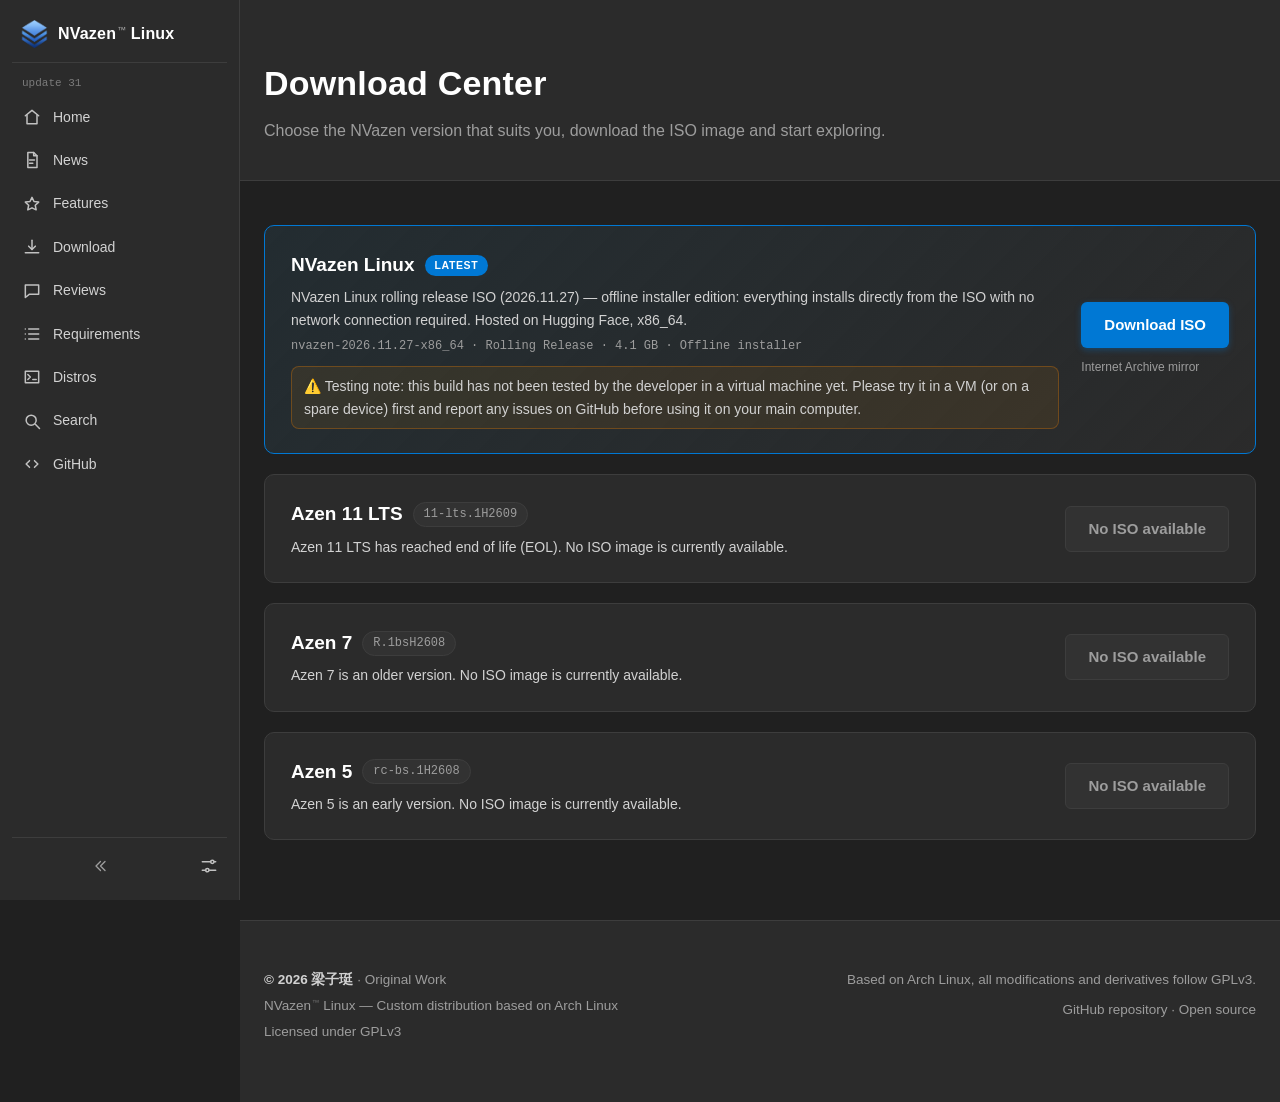
<file: downloads.html>
<!DOCTYPE html>
<html lang="en" data-theme="dark">
<head>
    <meta charset="UTF-8">
    <meta name="viewport" content="width=device-width, initial-scale=1.0">
    <title>Download Center — NVazen™ Linux</title>
    <meta name="description" content="Download the NVazen Linux ISO image from Hugging Face. NVazen Linux is a modern rolling release distribution based on Arch Linux.">
    <meta name="robots" content="index, follow">
    <link rel="canonical" href="https://azen.dev/downloads.html">
    <meta property="og:title" content="Download Center — NVazen™ Linux">
    <meta property="og:type" content="website">
    <meta property="og:url" content="https://azen.dev/downloads.html">
    <meta property="og:image" content="https://azen.dev/scr1.png">
    <link rel="icon" type="image/png" sizes="32x32" href="favicon.png">
    <link rel="apple-touch-icon" sizes="180x180" href="icon.png">
    <link rel="stylesheet" href="assets/css/base.css">
</head>
<body data-bg-effect="full">
<div class="app" id="app">

    <!-- ================= 左侧导航栏 ================= -->
    <aside class="sidebar" id="sidebar">
        <div class="side-brand">
            <a class="brand" href="index.html" aria-label="NVazen Linux home">
                <img src="icon.png" alt="NVazen Linux">
                <span class="brand-text">NVazen<span class="tm">™</span> Linux</span>
            </a>
        </div>
        <div class="side-update" data-i18n="update_counter">update 31</div>

        <nav class="side-nav" aria-label="Primary">
            <a class="side-link" href="index.html" data-nav="index.html">
                <svg class="side-ico" viewBox="0 0 24 24" fill="none" stroke="currentColor" stroke-width="1.8" stroke-linecap="round" stroke-linejoin="round"><path d="M4 10.5 12 4l8 6.5"/><path d="M6 9.5V20h12V9.5"/></svg>
                <span class="side-label" data-i18n="nav_home">Home</span>
            </a>
            <a class="side-link" href="news.html" data-nav="news.html">
                <svg class="side-ico" viewBox="0 0 24 24" fill="none" stroke="currentColor" stroke-width="1.8" stroke-linecap="round" stroke-linejoin="round"><path d="M7 3h7l4 4v14H7z"/><path d="M14 3v4h4"/><path d="M9 12h6"/><path d="M9 16h4"/></svg>
                <span class="side-label" data-i18n="nav_news">News</span>
            </a>
            <a class="side-link" href="index.html#features">
                <svg class="side-ico" viewBox="0 0 24 24" fill="none" stroke="currentColor" stroke-width="1.8" stroke-linecap="round" stroke-linejoin="round"><path d="m12 4 2.4 5 5.6.7-4.1 3.8 1.1 5.5L12 16.6 6.9 19l1.1-5.5L4 9.7l5.6-.7z"/></svg>
                <span class="side-label" data-i18n="nav_features">Features</span>
            </a>
            <a class="side-link" href="index.html#download">
                <svg class="side-ico" viewBox="0 0 24 24" fill="none" stroke="currentColor" stroke-width="1.8" stroke-linecap="round" stroke-linejoin="round"><path d="M12 4v11"/><path d="m8 11 4 4 4-4"/><path d="M4 19h16"/></svg>
                <span class="side-label" data-i18n="nav_download">Download</span>
            </a>
            <a class="side-link" href="index.html#reviews">
                <svg class="side-ico" viewBox="0 0 24 24" fill="none" stroke="currentColor" stroke-width="1.8" stroke-linecap="round" stroke-linejoin="round"><path d="M4 6h16v11H9l-5 4z"/></svg>
                <span class="side-label" data-i18n="nav_reviews">Reviews</span>
            </a>
            <a class="side-link" href="index.html#requirements">
                <svg class="side-ico" viewBox="0 0 24 24" fill="none" stroke="currentColor" stroke-width="1.8" stroke-linecap="round" stroke-linejoin="round"><path d="M8 6h12"/><path d="M8 12h12"/><path d="M8 18h12"/><path d="M4 6h.01"/><path d="M4 12h.01"/><path d="M4 18h.01"/></svg>
                <span class="side-label" data-i18n="nav_requirements">Requirements</span>
            </a>
            <a class="side-link" href="distro.html" data-nav="distro.html">
                <svg class="side-ico" viewBox="0 0 24 24" fill="none" stroke="currentColor" stroke-width="1.8" stroke-linecap="round" stroke-linejoin="round"><path d="M4 5h16v14H4z"/><path d="m7 9 3 3-3 3"/><path d="M13 15h4"/></svg>
                <span class="side-label" data-i18n="nav_distros">Distros</span>
            </a>
            <a class="side-link" href="search.html" data-nav="search.html">
                <svg class="side-ico" viewBox="0 0 24 24" fill="none" stroke="currentColor" stroke-width="1.8" stroke-linecap="round" stroke-linejoin="round"><circle cx="11" cy="11" r="6"/><path d="m16 16 5 5"/></svg>
                <span class="side-label" data-i18n="nav_search">Search</span>
            </a>
            <a class="side-link" href="support.html" data-nav="support.html">
                <svg class="side-ico" viewBox="0 0 24 24" fill="none" stroke="currentColor" stroke-width="1.8" stroke-linecap="round" stroke-linejoin="round"><path d="m9 8-4 4 4 4"/><path d="m15 8 4 4-4 4"/></svg>
                <span class="side-label" data-i18n="nav_repos">GitHub</span>
            </a>
        </nav>

        <div class="side-bottom">
            <button class="side-toggle" id="sidebarToggle" title="Collapse sidebar" aria-label="Toggle sidebar">
                <svg viewBox="0 0 24 24" fill="none" stroke="currentColor" stroke-width="1.8" stroke-linecap="round" stroke-linejoin="round"><path d="m14 6-6 6 6 6"/><path d="m20 6-6 6 6 6"/></svg>
            </button>
            <div class="settings-wrapper">
                <button class="icon-btn" id="settingsBtn" title="Settings" aria-label="Settings">
                    <svg class="side-ico" viewBox="0 0 24 24" fill="none" stroke="currentColor" stroke-width="1.8" stroke-linecap="round" stroke-linejoin="round"><path d="M4 7h10"/><path d="M18 7h2"/><path d="M4 17h4"/><path d="M12 17h8"/><circle cx="16" cy="7" r="2"/><circle cx="10" cy="17" r="2"/></svg>
                </button>
                <div class="settings-menu" id="settingsMenu">
                    <div class="settings-group">
                        <span class="settings-group-label" data-i18n="settings_language">Language</span>
                        <div class="settings-group-options">
                            <button class="opt-btn active" data-lang-opt="en">English</button>
                            <button class="opt-btn" data-lang-opt="zh">简体中文</button>
                            <button class="opt-btn" data-lang-opt="ja">日本語</button>
                            <button class="opt-btn" data-lang-opt="ko">한국어</button>
                        </div>
                    </div>
                    <div class="settings-group">
                        <span class="settings-group-label" data-i18n="settings_theme">Theme</span>
                        <div class="settings-group-options">
                            <button class="opt-btn active" data-theme-opt="dark"><span data-i18n="theme_dark">Dark</span></button>
                            <button class="opt-btn" data-theme-opt="light"><span data-i18n="theme_light">Light</span></button>
                        </div>
                    </div>
                </div>
            </div>
        </div>
    </aside>

    <div class="main">


<div class="subpage-header">
    <div class="container">
        <h1><span data-i18n="dl_page_title">下载中心</span></h1>
        <p data-i18n="dl_page_desc">选择适合你的 NVazen 版本，下载 ISO 镜像并开始体验。</p>
    </div>
</div>

<div class="subpage-content">
    <div class="container">
        <div class="card-list">
            <div class="list-card latest reveal">
                <div class="lc-info">
                    <h3>
                        NVazen Linux
                        <span class="badge" data-i18n="dl_latest_badge">Latest</span>
                    </h3>
                    <p data-i18n="dl_nvazen_desc">NVazen Linux 滚动更新版 ISO（2026.11.27）——离线安装版：系统全部内容直接从 ISO 安装，无需网络连接。托管于 Hugging Face，x86_64。</p>
                    <p style="margin-top:6px;font-family:Consolas,monospace;font-size:12px;color:var(--text-3);">nvazen-2026.11.27-x86_64 · Rolling Release · 4.1 GB · Offline installer</p>
                    <p class="dl-warning-note" data-i18n="dl_untested_note">⚠️ 测试提醒：本版本尚未经过开发者虚拟机测试。请先在虚拟机（或备用设备）中试用，如有问题请在 GitHub 反馈，再用于主力电脑。</p>
                </div>
                <div class="lc-action">
                    <a href="https://huggingface.co/datasets/kotlinazen/nvazen-iso/resolve/main/nvazen-2026.11.27-x86_64.iso?download=true"
                       class="btn btn-accent" data-i18n="dl_download_btn" download>
                        <span data-i18n="dl_download_text">下载 ISO</span>
                    </a>
                    <p style="margin-top:10px;font-size:12px;">
                        <a href="https://archive.org/download/nvazen-2026.11.27-x86-64/nvazen-2026.11.27-x86_64.iso"
                           target="_blank" rel="noopener" data-i18n="dl_ia_mirror"
                           style="color:var(--text-3);">Internet Archive mirror</a>
                    </p>
                </div>
            </div>

            <div class="list-card reveal">
                <div class="lc-info">
                    <h3>
                        Azen 11 LTS
                        <span class="lc-version">11-lts.1H2609</span>
                    </h3>
                    <p data-i18n="dl_azen11_desc">Azen 11 LTS 已停止支持（EOL），目前没有可用的 ISO 镜像。</p>
                </div>
                <div class="lc-action">
                    <span class="btn disabled" data-i18n="dl_no_iso">没有可用 ISO 镜像</span>
                </div>
            </div>

            <div class="list-card reveal">
                <div class="lc-info">
                    <h3>
                        Azen 7
                        <span class="lc-version">R.1bsH2608</span>
                    </h3>
                    <p data-i18n="dl_azen7_desc">Azen 7 为旧版本，目前没有可用的 ISO 镜像。</p>
                </div>
                <div class="lc-action">
                    <span class="btn disabled" data-i18n="dl_no_iso">没有可用 ISO 镜像</span>
                </div>
            </div>

            <div class="list-card reveal">
                <div class="lc-info">
                    <h3>
                        Azen 5
                        <span class="lc-version">rc-bs.1H2608</span>
                    </h3>
                    <p data-i18n="dl_azen5_desc">Azen 5 为早期版本，目前没有可用的 ISO 镜像。</p>
                </div>
                <div class="lc-action">
                    <span class="btn disabled" data-i18n="dl_no_iso">没有可用 ISO 镜像</span>
                </div>
            </div>
        </div>
    </div>
</div>

<footer>
    <div class="container footer-grid">
        <div>
            <p><strong>© 2026 梁子珽</strong> <span data-i18n="footer_original">· 原创作品</span></p>
            <p>NVazen<span class="tm">™</span> Linux — <span data-i18n="footer_brand">基于 Arch Linux 的定制发行版</span></p>
            <p data-i18n="footer_gpl">遵守 GPLv3 开源协议</p>
        </div>
        <div class="footer-note">
            <p data-i18n="footer_note">本系统基于 Arch Linux，所有修改及衍生代码遵循 GPLv3。</p>
            <p style="margin-top:8px;" data-i18n="footer_repo">GitHub 仓库 · 开源共建</p>
        </div>
    </div>
</footer>

<script src="assets/js/i18n.js"></script>
<script src="assets/js/site.js"></script>
    </div><!-- /.main -->
</div><!-- /.app -->
</body>
</html>
</file>
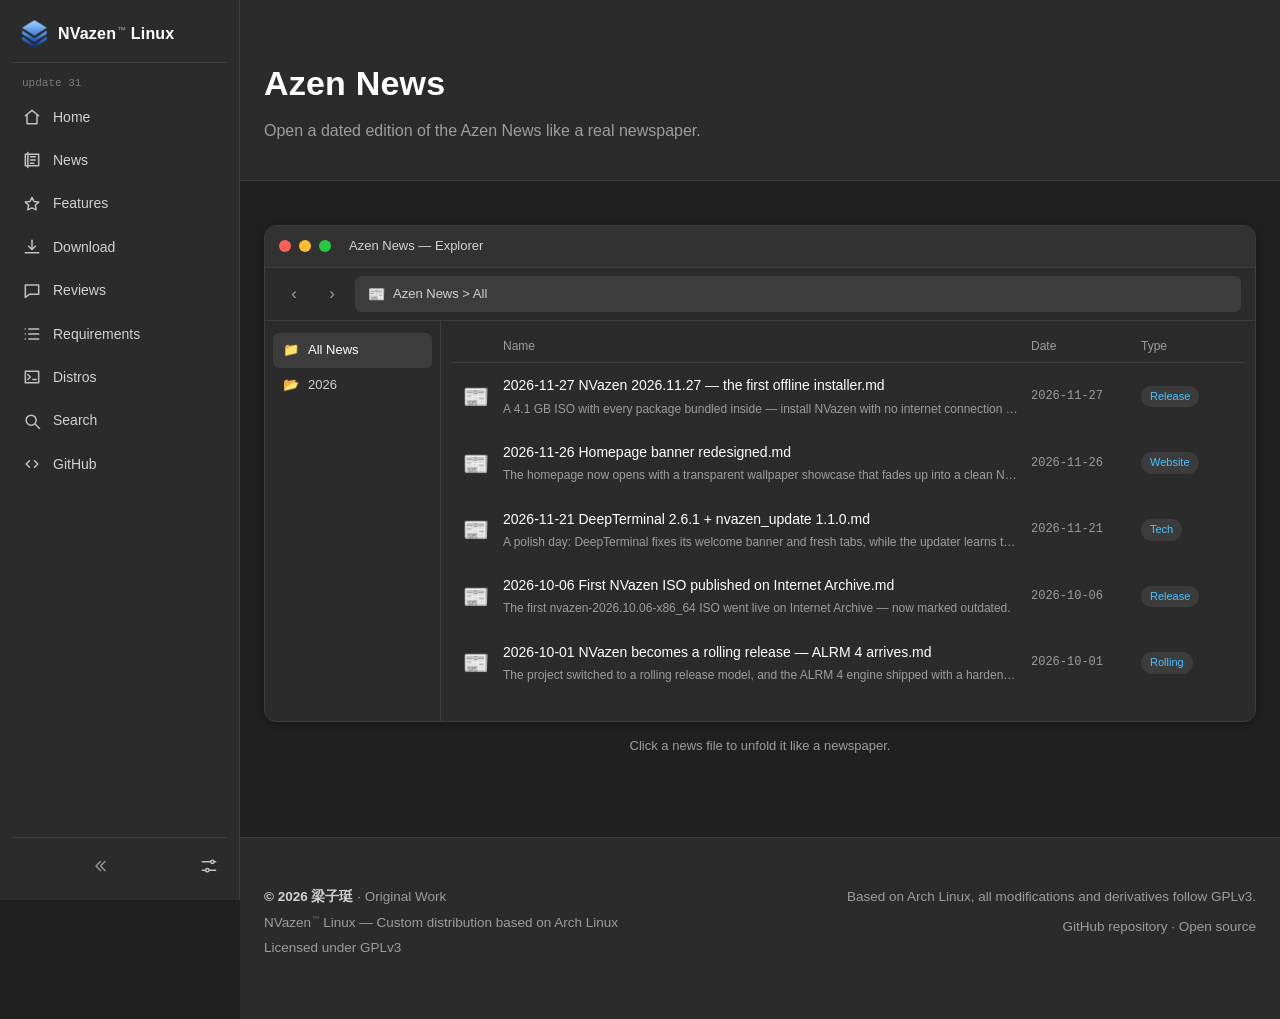
<file: news.html>
<!DOCTYPE html>
<html lang="en" data-theme="dark">
<head>
    <meta charset="UTF-8">
    <meta name="viewport" content="width=device-width, initial-scale=1.0">
    <title>Azen News — NVazen™ Linux</title>
    <meta name="description" content="Azen News: dated editions of the NVazen project news, browsable like a file manager and readable like a real newspaper.">
    <meta name="robots" content="index, follow">
    <link rel="canonical" href="https://azen.dev/news.html">
    <meta property="og:title" content="Azen News — NVazen™ Linux">
    <meta property="og:type" content="website">
    <meta property="og:url" content="https://azen.dev/news.html">
    <meta property="og:image" content="https://azen.dev/scr1.png">
    <link rel="icon" type="image/png" sizes="32x32" href="favicon.png">
    <link rel="apple-touch-icon" sizes="180x180" href="icon.png">
    <link rel="stylesheet" href="assets/css/base.css">
</head>
<body data-bg-effect="full">
<div class="app" id="app">

    <!-- ================= 左侧导航栏 ================= -->
    <aside class="sidebar" id="sidebar">
        <div class="side-brand">
            <a class="brand" href="index.html" aria-label="NVazen Linux home">
                <img src="icon.png" alt="NVazen Linux">
                <span class="brand-text">NVazen<span class="tm">™</span> Linux</span>
            </a>
        </div>
        <div class="side-update" data-i18n="update_counter">update 31</div>

        <nav class="side-nav" aria-label="Primary">
            <a class="side-link" href="index.html" data-nav="index.html">
                <svg class="side-ico" viewBox="0 0 24 24" fill="none" stroke="currentColor" stroke-width="1.8" stroke-linecap="round" stroke-linejoin="round"><path d="M4 10.5 12 4l8 6.5"/><path d="M6 9.5V20h12V9.5"/></svg>
                <span class="side-label" data-i18n="nav_home">Home</span>
            </a>
            <a class="side-link" href="news.html" data-nav="news.html">
                <svg class="side-ico" viewBox="0 0 24 24" fill="none" stroke="currentColor" stroke-width="1.8" stroke-linecap="round" stroke-linejoin="round"><path d="M4 5h16v14H4z"/><path d="M7 3v18"/><path d="M10 8h6"/><path d="M10 12h6"/><path d="M10 16h4"/></svg>
                <span class="side-label" data-i18n="nav_news">News</span>
            </a>
            <a class="side-link" href="index.html#features">
                <svg class="side-ico" viewBox="0 0 24 24" fill="none" stroke="currentColor" stroke-width="1.8" stroke-linecap="round" stroke-linejoin="round"><path d="m12 4 2.4 5 5.6.7-4.1 3.8 1.1 5.5L12 16.6 6.9 19l1.1-5.5L4 9.7l5.6-.7z"/></svg>
                <span class="side-label" data-i18n="nav_features">Features</span>
            </a>
            <a class="side-link" href="index.html#download">
                <svg class="side-ico" viewBox="0 0 24 24" fill="none" stroke="currentColor" stroke-width="1.8" stroke-linecap="round" stroke-linejoin="round"><path d="M12 4v11"/><path d="m8 11 4 4 4-4"/><path d="M4 19h16"/></svg>
                <span class="side-label" data-i18n="nav_download">Download</span>
            </a>
            <a class="side-link" href="index.html#reviews">
                <svg class="side-ico" viewBox="0 0 24 24" fill="none" stroke="currentColor" stroke-width="1.8" stroke-linecap="round" stroke-linejoin="round"><path d="M4 6h16v11H9l-5 4z"/></svg>
                <span class="side-label" data-i18n="nav_reviews">Reviews</span>
            </a>
            <a class="side-link" href="index.html#requirements">
                <svg class="side-ico" viewBox="0 0 24 24" fill="none" stroke="currentColor" stroke-width="1.8" stroke-linecap="round" stroke-linejoin="round"><path d="M8 6h12"/><path d="M8 12h12"/><path d="M8 18h12"/><path d="M4 6h.01"/><path d="M4 12h.01"/><path d="M4 18h.01"/></svg>
                <span class="side-label" data-i18n="nav_requirements">Requirements</span>
            </a>
            <a class="side-link" href="distro.html" data-nav="distro.html">
                <svg class="side-ico" viewBox="0 0 24 24" fill="none" stroke="currentColor" stroke-width="1.8" stroke-linecap="round" stroke-linejoin="round"><path d="M4 5h16v14H4z"/><path d="m7 9 3 3-3 3"/><path d="M13 15h4"/></svg>
                <span class="side-label" data-i18n="nav_distros">Distros</span>
            </a>
            <a class="side-link" href="search.html" data-nav="search.html">
                <svg class="side-ico" viewBox="0 0 24 24" fill="none" stroke="currentColor" stroke-width="1.8" stroke-linecap="round" stroke-linejoin="round"><circle cx="11" cy="11" r="6"/><path d="m16 16 5 5"/></svg>
                <span class="side-label" data-i18n="nav_search">Search</span>
            </a>
            <a class="side-link" href="support.html" data-nav="support.html">
                <svg class="side-ico" viewBox="0 0 24 24" fill="none" stroke="currentColor" stroke-width="1.8" stroke-linecap="round" stroke-linejoin="round"><path d="m9 8-4 4 4 4"/><path d="m15 8 4 4-4 4"/></svg>
                <span class="side-label" data-i18n="nav_repos">GitHub</span>
            </a>
        </nav>

        <div class="side-bottom">
            <button class="side-toggle" id="sidebarToggle" title="Collapse sidebar" aria-label="Toggle sidebar">
                <svg viewBox="0 0 24 24" fill="none" stroke="currentColor" stroke-width="1.8" stroke-linecap="round" stroke-linejoin="round"><path d="m14 6-6 6 6 6"/><path d="m20 6-6 6 6 6"/></svg>
            </button>
            <div class="settings-wrapper">
                <button class="icon-btn" id="settingsBtn" title="Settings" aria-label="Settings">
                    <svg class="side-ico" viewBox="0 0 24 24" fill="none" stroke="currentColor" stroke-width="1.8" stroke-linecap="round" stroke-linejoin="round"><path d="M4 7h10"/><path d="M18 7h2"/><path d="M4 17h4"/><path d="M12 17h8"/><circle cx="16" cy="7" r="2"/><circle cx="10" cy="17" r="2"/></svg>
                </button>
                <div class="settings-menu" id="settingsMenu">
                    <div class="settings-group">
                        <span class="settings-group-label" data-i18n="settings_language">Language</span>
                        <div class="settings-group-options">
                            <button class="opt-btn active" data-lang-opt="en">English</button>
                            <button class="opt-btn" data-lang-opt="zh">简体中文</button>
                            <button class="opt-btn" data-lang-opt="ja">日本語</button>
                            <button class="opt-btn" data-lang-opt="ko">한국어</button>
                        </div>
                    </div>
                    <div class="settings-group">
                        <span class="settings-group-label" data-i18n="settings_theme">Theme</span>
                        <div class="settings-group-options">
                            <button class="opt-btn active" data-theme-opt="dark"><span data-i18n="theme_dark">Dark</span></button>
                            <button class="opt-btn" data-theme-opt="light"><span data-i18n="theme_light">Light</span></button>
                        </div>
                    </div>
                </div>
            </div>
        </div>
    </aside>

    <div class="main">

<div class="subpage-header">
    <div class="container">
        <h1><span data-i18n="news_page_title">Azen News</span></h1>
        <p data-i18n="news_page_desc">Open a dated edition of the Azen News like a real newspaper.</p>
    </div>
</div>

<div class="subpage-content">
    <div class="container">
        <!-- 文件管理器风格的新闻总览 -->
        <div class="news-explorer reveal" id="newsExplorer">
            <div class="ne-titlebar">
                <span class="ne-dot r"></span><span class="ne-dot y"></span><span class="ne-dot g"></span>
                <span class="ne-title" data-i18n="news_explorer_title">Azen News — Explorer</span>
            </div>
            <div class="ne-toolbar">
                <span class="ne-navbtn" aria-hidden="true">‹</span>
                <span class="ne-navbtn" aria-hidden="true">›</span>
                <span class="ne-addr">
                    <span class="ne-addr-ico" aria-hidden="true">📰</span>
                    <span data-i18n="news_addr_all">Azen News &gt; All</span>
                </span>
            </div>
            <div class="ne-body">
                <div class="ne-side">
                    <div class="ne-side-item active"><span aria-hidden="true">📁</span><span data-i18n="news_side_all">All News</span></div>
                    <div class="ne-side-item"><span aria-hidden="true">📂</span><span>2026</span></div>
                </div>
                <div class="ne-list">
                    <div class="ne-list-head">
                        <span></span>
                        <span data-i18n="news_col_name">Name</span>
                        <span data-i18n="news_col_date">Date</span>
                        <span data-i18n="news_col_type">Type</span>
                    </div>
                    <div id="newsFileList"><!-- JS 渲染新闻文件列表 --></div>
                </div>
            </div>
        </div>
        <p class="news-explorer-hint" data-i18n="news_hint">Click a news file to unfold it like a newspaper.</p>
    </div>
</div>

<footer>
    <div class="container footer-grid">
        <div>
            <p><strong>© 2026 梁子珽</strong> <span data-i18n="footer_original">· 原创作品</span></p>
            <p>NVazen<span class="tm">™</span> Linux — <span data-i18n="footer_brand">基于 Arch Linux 的定制发行版</span></p>
            <p data-i18n="footer_gpl">遵守 GPLv3 开源协议</p>
        </div>
        <div class="footer-note">
            <p data-i18n="footer_note">本系统基于 Arch Linux，所有修改及衍生代码遵循 GPLv3。</p>
            <p style="margin-top:8px;" data-i18n="footer_repo">GitHub 仓库 · 开源共建</p>
        </div>
    </div>
</footer>

<script src="assets/js/i18n.js"></script>
<script src="assets/js/site.js"></script>
<script src="assets/js/news.js"></script>
    </div><!-- /.main -->
</div><!-- /.app -->
</body>
</html>
</file>
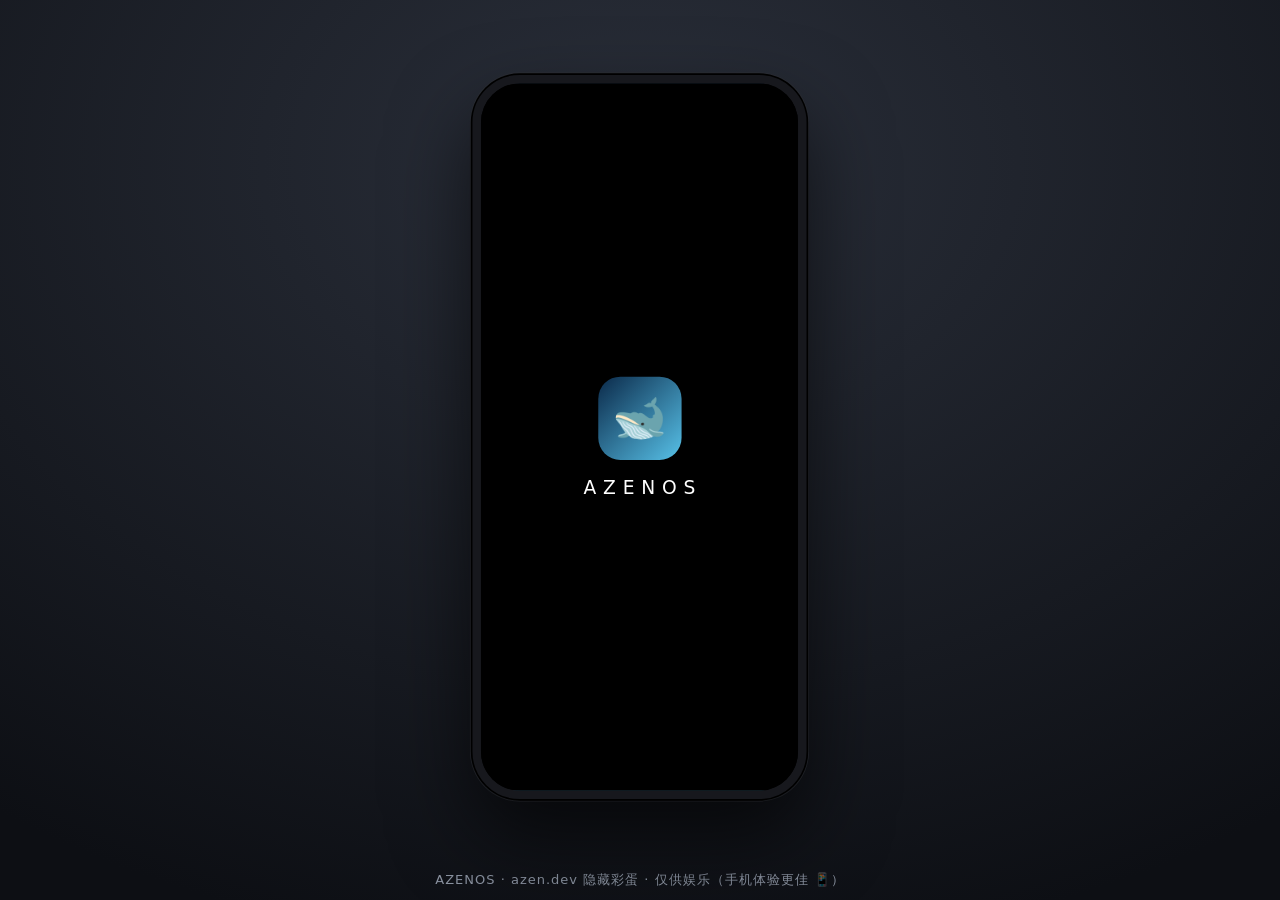
<file: phone.html>
<!DOCTYPE html>
<html lang="zh-CN">
<head>
<meta charset="UTF-8">
<meta name="viewport" content="width=device-width, initial-scale=1, maximum-scale=1, user-scalable=no, viewport-fit=cover">
<meta name="robots" content="noindex, nofollow">
<meta name="theme-color" content="#0b2a4a">
<title>AzenOS Phone · azen.dev 隐藏彩蛋</title>
<link rel="icon" href="favicon.png">
<style>
:root{
  --bri:1;
  --wall:linear-gradient(160deg,#0b2a4a,#1e6fbf 55%,#57c1e8);
  --win:#f4f5f9; --win-fg:#1c1e24; --card:#ffffff; --line:rgba(0,0,0,.08);
  --accent:#2f7cf6;
}
html,body{height:100%;margin:0}
*{box-sizing:border-box;-webkit-tap-highlight-color:transparent}
body{
  font-family:system-ui,-apple-system,"PingFang SC","Segoe UI",sans-serif;
  background:radial-gradient(1100px 800px at 50% 18%,#2a2f3a,#0d0f14);
  display:flex;align-items:center;justify-content:center;
  min-height:100dvh;overflow:hidden;
  user-select:none;-webkit-user-select:none;touch-action:manipulation;
}
body.dark-app{--win:#14161c;--win-fg:#eef0f6;--card:#1e2129;--line:rgba(255,255,255,.1)}
.stage{display:flex;flex-direction:column;align-items:center}
.caption{display:none;color:#8b93a1;font-size:13px;margin-top:22px;letter-spacing:1px;text-align:center}

#device{position:relative;width:min(100vw,393px);height:100dvh;background:#000;overflow:hidden}
.sb{display:none;position:absolute;background:#17181d;border-radius:6px;z-index:5}

@media (min-width:660px){
  #device{width:393px;height:852px;border-radius:56px;border:10px solid #17181d;
    box-shadow:0 45px 95px rgba(0,0,0,.65),0 0 0 2px #000,0 0 0 3px #2c2f36;overflow:hidden}
  .caption{display:block}
  .sb{display:block}
  .sb1{right:-13px;top:186px;width:4px;height:88px}
  .sb2{right:-13px;top:296px;width:4px;height:88px}
  .sb3{left:-13px;top:210px;width:4px;height:118px}
}
@media (min-width:660px) and (max-height:920px){
  #device{transform:scale(.85)} .caption{margin-top:8px}
}

.screen{position:absolute;inset:0;background:#000;overflow:hidden;filter:brightness(var(--bri));transition:filter .3s}

/* ---------- 壁纸 ---------- */
.wall{position:absolute;inset:0;background:var(--wall);transition:background .7s;z-index:1}
.wall.lockwall{filter:blur(4px) saturate(1.25);transform:scale(1.08)}

/* ---------- 状态栏 ---------- */
.statusbar{
  position:absolute;top:0;left:0;right:0;z-index:80;
  height:calc(44px + env(safe-area-inset-top));
  padding:calc(10px + env(safe-area-inset-top)) 26px 0;
  display:flex;justify-content:space-between;align-items:center;
  color:#fff;font-weight:600;font-size:15px;text-shadow:0 1px 4px rgba(0,0,0,.4);
  pointer-events:none;
}
.sb-right{display:flex;align-items:center;gap:7px;font-size:13px;font-weight:600}
.sb-right svg{display:block}

/* ---------- 灵动岛 ---------- */
.island{
  position:absolute;top:calc(11px + env(safe-area-inset-top));left:50%;transform:translateX(-50%);
  z-index:75;background:#000;color:#fff;border-radius:22px;
  min-width:122px;max-width:236px;height:33px;padding:0 16px;
  display:flex;align-items:center;justify-content:center;gap:7px;
  font-size:12.5px;font-weight:600;white-space:nowrap;overflow:hidden;
  transition:min-width .45s cubic-bezier(.32,.72,.24,1), max-width .45s cubic-bezier(.32,.72,.24,1);
  cursor:pointer;
}
.island.big{min-width:190px}

/* ---------- 锁屏 / 桌面 ---------- */
.layer{position:absolute;inset:0;z-index:6}
.lock{
  display:flex;flex-direction:column;align-items:center;
  padding:calc(118px + env(safe-area-inset-top)) 26px calc(58px + env(safe-area-inset-bottom));
  color:#fff;text-shadow:0 2px 8px rgba(0,0,0,.35);transition:transform .55s cubic-bezier(.32,.72,.24,1),opacity .55s;
}
.lock .bigtime{font-size:84px;font-weight:200;letter-spacing:2px}
.lock .bigdate{font-size:16.5px;margin-top:6px;opacity:.95}
.lock .spacer{flex:1}
.lock .hint{display:flex;flex-direction:column;align-items:center;gap:8px;font-size:14.5px;opacity:.9;animation:floaty 2.2s ease-in-out infinite}
.lock .hint .chv{font-size:20px}
.lock.unlocking{transform:translateY(-102%);opacity:.5}
.lock.corners{position:absolute;top:calc(56px + env(safe-area-inset-top));right:24px;display:flex;gap:12px;z-index:7}
.lock.corners button{width:46px;height:46px;border-radius:50%;border:0;background:rgba(255,255,255,.22);backdrop-filter:blur(12px);font-size:19px;color:#fff;cursor:pointer}
@keyframes floaty{0%,100%{transform:translateY(0)}50%{transform:translateY(-6px)}}

.home{display:none;transform:scale(1.07);opacity:0;transition:transform .55s cubic-bezier(.32,.72,.24,1),opacity .55s}
.home.show{transform:none;opacity:1}

.widget{
  position:absolute;top:calc(84px + env(safe-area-inset-top));left:16px;right:16px;z-index:7;
  background:rgba(255,255,255,.16);backdrop-filter:blur(18px);-webkit-backdrop-filter:blur(18px);
  border-radius:20px;padding:13px 16px;color:#fff;
  display:flex;justify-content:space-between;align-items:center;font-size:14px;
  text-shadow:0 1px 3px rgba(0,0,0,.25);
}
.widget .w-time{font-size:22px;font-weight:600}
.widget .w-sub{font-size:11.5px;opacity:.85;margin-top:2px}

.grid{
  position:absolute;top:calc(158px + env(safe-area-inset-top));left:12px;right:12px;z-index:7;
  display:grid;grid-template-columns:repeat(4,1fr);gap:22px 6px;padding:6px;
}
.app-icon{position:relative;display:flex;flex-direction:column;align-items:center;gap:7px;background:none;border:0;padding:0;cursor:pointer}
.app-icon .tile{
  width:62px;height:62px;border-radius:16px;display:flex;align-items:center;justify-content:center;
  font-size:29px;color:#fff;background:var(--tc);box-shadow:0 5px 16px rgba(0,0,0,.28);
  transition:transform .16s;
}
.app-icon:active .tile{transform:scale(.85)}
.app-icon .nm{font-size:11.5px;color:#fff;text-shadow:0 1px 3px rgba(0,0,0,.45)}
.app-icon .bdg{
  position:absolute;top:-5px;right:0;background:#ff3b30;color:#fff;font-size:10.5px;font-weight:700;
  min-width:19px;height:19px;border-radius:10px;display:none;align-items:center;justify-content:center;padding:0 5px;
}
.app-icon .bdg.on{display:flex}

.dock{
  position:absolute;bottom:calc(20px + env(safe-area-inset-bottom));left:50%;transform:translateX(-50%);z-index:7;
  display:flex;gap:22px;padding:12px 20px;border-radius:28px;
  background:rgba(255,255,255,.18);backdrop-filter:blur(22px);-webkit-backdrop-filter:blur(22px);
}
.dock .tile{width:56px;height:56px;border-radius:15px;font-size:26px}
.dock .nm{display:none}
.homebar{position:absolute;bottom:calc(6px + env(safe-area-inset-bottom));left:50%;transform:translateX(-50%);width:122px;height:5px;border-radius:3px;background:rgba(255,255,255,.75);z-index:7}

/* ---------- App 窗口 ---------- */
.appwin{
  position:absolute;inset:0;z-index:40;background:var(--win);color:var(--win-fg);
  transform:translateY(104%);transition:transform .5s cubic-bezier(.32,.72,.24,1);
  display:flex;flex-direction:column;
}
.appwin.open{transform:none}
.awh{display:flex;align-items:center;justify-content:space-between;
  padding:calc(52px + env(safe-area-inset-top)) 16px 10px;font-size:17.5px;font-weight:700}
.awh .t{display:flex;align-items:center;gap:9px}
.awh .t i{font-style:normal;font-size:20px}
.aw-close{width:30px;height:30px;border-radius:50%;border:0;background:rgba(127,127,127,.2);color:var(--win-fg);font-size:15px;cursor:pointer}
.aw-body{flex:1;overflow-y:auto;padding:4px 16px 30px;-webkit-overflow-scrolling:touch;color:var(--win-fg)}
.aw-body.dark-bg{background:#0e0f13;color:#fff;border-radius:14px;margin:8px 4px 0;padding:14px}

/* ---------- 控制中心 ---------- */
.cc{
  position:absolute;top:0;left:0;right:0;z-index:70;transform:translateY(-108%);
  transition:transform .5s cubic-bezier(.32,.72,.24,1);
  background:rgba(18,22,30,.94);backdrop-filter:blur(24px);-webkit-backdrop-filter:blur(24px);
  color:#fff;border-radius:0 0 30px 30px;
  padding:calc(14px + env(safe-area-inset-top)) 18px 22px;
}
.cc.open{transform:none}
.cc .grab{width:38px;height:5px;border-radius:3px;background:rgba(255,255,255,.35);margin:0 auto 16px;cursor:pointer}
.cc-grid{display:grid;grid-template-columns:repeat(4,1fr);gap:14px;margin-bottom:18px}
.cc-toggle{display:flex;flex-direction:column;align-items:center;gap:8px;background:none;border:0;color:#fff;cursor:pointer;font-size:11.5px}
.cc-toggle .ball{width:52px;height:52px;border-radius:50%;background:rgba(255,255,255,.14);display:flex;align-items:center;justify-content:center;font-size:21px;transition:.25s}
.cc-toggle.on .ball{background:#2f7cf6}
.cc-toggle.off .ball{opacity:.5}
.cc-slider{display:flex;align-items:center;gap:12px;padding:8px 2px;font-size:16px}
.cc-slider input{flex:1;accent-color:#2f7cf6}
.cc-note{margin-top:14px;font-size:12px;text-align:center;opacity:.55}

/* ---------- 通用控件 ---------- */
.btn{display:inline-block;border:0;border-radius:14px;padding:11px 18px;font-size:14.5px;font-weight:600;cursor:pointer;background:var(--accent);color:#fff}
.btn.ghost{background:rgba(127,127,127,.18);color:var(--win-fg)}
.card{background:var(--card);border:1px solid var(--line);border-radius:16px;padding:14px;margin-bottom:12px}
.row{display:flex;align-items:center;justify-content:space-between;padding:13px 6px;border-bottom:1px solid var(--line);font-size:15px}
.row:last-child{border-bottom:0}
input[type=range]{accent-color:var(--accent)}
.switch{position:relative;width:50px;height:30px;border-radius:15px;background:#c9ccd4;border:0;cursor:pointer;transition:.25s}
.switch::after{content:"";position:absolute;top:2px;left:2px;width:26px;height:26px;border-radius:50%;background:#fff;transition:.25s;box-shadow:0 2px 5px rgba(0,0,0,.25)}
.switch.on{background:#34c759}
.switch.on::after{transform:translateX(20px)}
.toast{
  position:absolute;left:50%;bottom:20%;transform:translateX(-50%) translateY(16px);z-index:200;
  background:rgba(18,20,26,.92);color:#fff;padding:11px 20px;border-radius:22px;font-size:13.5px;
  opacity:0;transition:.3s;pointer-events:none;max-width:80%;text-align:center;
}
.toast.show{opacity:1;transform:translateX(-50%) translateY(0)}

/* ---------- 开机 ---------- */
.boot{
  position:absolute;inset:0;z-index:300;background:#000;color:#fff;
  display:flex;flex-direction:column;align-items:center;justify-content:center;gap:20px;
  transition:opacity .7s,visibility .7s;
}
.boot.hide{opacity:0;visibility:hidden}
.boot .logo{width:98px;height:98px;border-radius:26px;background:linear-gradient(135deg,#0b2a4a,#57c1e8);
  display:flex;align-items:center;justify-content:center;font-size:52px;animation:pop .8s cubic-bezier(.34,1.56,.64,1)}
.boot .name{font-size:22px;letter-spacing:8px;font-weight:200;text-indent:8px}
@keyframes pop{from{transform:scale(.6);opacity:0}to{transform:scale(1);opacity:1}}

#confetti{position:absolute;inset:0;z-index:250;pointer-events:none}

/* ---------- 计算器 ---------- */
.calcd{background:#0e0f13;color:#fff;border-radius:14px;padding:16px;font-size:42px;font-weight:300;text-align:right;overflow-x:auto;white-space:nowrap}
.calc-grid{display:grid;grid-template-columns:repeat(4,1fr);gap:12px;margin-top:16px}
.ck{border:0;border-radius:999px;height:62px;font-size:23px;color:#fff;background:#35363d;cursor:pointer}
.ck:active{filter:brightness(1.35)}
.ck.fn{background:#a5a5ad;color:#111}
.ck.op{background:#ff9f0a}
.ck.zero{grid-column:span 2;text-align:left;padding-left:26px}

/* ---------- 秒表 ---------- */
.stime{font-size:58px;font-weight:200;text-align:center;font-variant-numeric:tabular-nums;padding:24px 0 10px}
.lap-list{font-size:14px;opacity:.8}
.lap-list div{display:flex;justify-content:space-between;padding:7px 4px;border-bottom:1px solid var(--line)}

/* ---------- 相册 ---------- */
.ph-grid{display:grid;grid-template-columns:repeat(3,1fr);gap:10px}
.ph{aspect-ratio:1;border-radius:14px;display:flex;align-items:center;justify-content:center;font-size:36px;color:#fff;cursor:pointer;border:0}
.viewer{position:absolute;inset:0;z-index:45;display:flex;flex-direction:column;align-items:center;justify-content:center;color:#fff;gap:10px}
.viewer .vimg{width:82%;height:58%;border-radius:22px;display:flex;align-items:center;justify-content:center;font-size:96px}

/* ---------- 音乐 ---------- */
.art{width:180px;height:180px;border-radius:22px;margin:22px auto;background:var(--tg);
  display:flex;align-items:center;justify-content:center;font-size:74px;box-shadow:0 14px 40px rgba(0,0,0,.3)}
.mtitle{text-align:center;font-size:19px;font-weight:700}
.martist{text-align:center;font-size:13px;opacity:.6;margin:4px 0 18px}
.eq{display:flex;gap:4px;height:24px;align-items:flex-end;justify-content:center;margin:0 0 8px}
.eq i{width:4px;height:30%;background:var(--accent);border-radius:2px;animation:eq .8s ease-in-out infinite alternate}
.eq i:nth-child(2){animation-delay:.15s}.eq i:nth-child(3){animation-delay:.3s}.eq i:nth-child(4){animation-delay:.45s}.eq i:nth-child(5){animation-delay:.6s}
.eq.paused i{animation-play-state:paused;height:12%}
@keyframes eq{from{height:12%}to{height:100%}}
.pbar{height:5px;border-radius:3px;background:rgba(127,127,127,.25);overflow:hidden;margin:14px 0}
.pbar i{display:block;height:100%;width:0;background:var(--accent);animation:prog 9s linear infinite}
.pbar.paused i{animation-play-state:paused}
@keyframes prog{from{width:0}to{width:100%}}
.mbtns{display:flex;justify-content:center;align-items:center;gap:26px;margin-top:14px}
.mbtn{border:0;border-radius:50%;cursor:pointer;color:var(--win-fg);display:flex;align-items:center;justify-content:center}
.mbtn.play{width:66px;height:66px;background:var(--accent);color:#fff;font-size:26px}
.mbtn.side{width:48px;height:48px;background:rgba(127,127,127,.18);font-size:18px}
.track-list{margin-top:20px}

/* ---------- 游戏 ---------- */
.game-area{position:relative;height:56vh;min-height:380px;overflow:hidden;border-radius:18px;background:linear-gradient(#8ecfff,#e8f6ff)}
.fi{position:absolute;font-size:36px;transform:translateX(-50%);cursor:pointer;user-select:none}
.game-hud{display:flex;justify-content:space-between;font-size:15px;font-weight:700;margin-bottom:12px}
.g-overlay{position:absolute;inset:0;z-index:5;display:flex;flex-direction:column;align-items:center;justify-content:center;gap:14px;background:rgba(0,0,0,.55);color:#fff;border-radius:18px;text-align:center;padding:20px}
.g-overlay h3{margin:0;font-size:26px}

/* ---------- 电话 ---------- */
.telnum{font-size:30px;font-weight:300;text-align:center;padding:26px 0 10px;letter-spacing:2px;min-height:60px;font-variant-numeric:tabular-nums}
.telpad{display:grid;grid-template-columns:repeat(3,1fr);gap:16px;justify-items:center}
.tk{width:70px;height:70px;border-radius:50%;border:0;background:rgba(127,127,127,.14);color:var(--win-fg);font-size:27px;cursor:pointer}
.tk:active{background:rgba(127,127,127,.3)}
.tel-call-avatar{width:96px;height:96px;border-radius:50%;margin:26px auto 14px;display:flex;align-items:center;justify-content:center;font-size:46px;background:linear-gradient(135deg,#0b2a4a,#57c1e8);color:#fff}
.tel-status{text-align:center;font-size:15px;opacity:.75;padding:14px 0 30px}

/* ---------- 相机 ---------- */
.cam-view{position:relative;height:56vh;min-height:360px;border-radius:18px;overflow:hidden;background:var(--wall);display:flex;align-items:center;justify-content:center;color:#fff;font-size:15px;text-shadow:0 1px 4px rgba(0,0,0,.5)}
.cam-view.flash{animation:flash .45s}
@keyframes flash{0%{filter:brightness(4)}100%{filter:brightness(1)}}
.shutter-wrap{display:flex;justify-content:center;margin-top:26px}
.shutter{width:76px;height:76px;border-radius:50%;border:5px solid var(--win-fg);background:rgba(255,255,255,.9);cursor:pointer}

/* ---------- 天气 ---------- */
.w-card{border-radius:20px;padding:22px 18px;color:#fff;background:linear-gradient(160deg,#2b5876,#4e9fd1);text-align:center;margin-bottom:14px}
.w-card .w-big{font-size:64px}
.w-card .w-temp{font-size:52px;font-weight:200}
.w-fc{display:grid;grid-template-columns:repeat(3,1fr);gap:10px;text-align:center}

/* ---------- 设置 ---------- */
.swatch-row{display:flex;gap:12px;flex-wrap:wrap;padding:6px}
.sw{width:46px;height:32px;border-radius:9px;border:2px solid transparent;cursor:pointer}
.sw.on{border-color:var(--accent)}
.ver{cursor:pointer}

/* ---------- 浏览器 ---------- */
.br-emoji{font-size:74px;text-align:center;margin:34px 0 12px}

/* ---------- 通用动画 ---------- */
@keyframes spin{to{transform:rotate(360deg)}}
.fade-in{animation:fadeIn .35s ease}
@keyframes fadeIn{from{opacity:0;transform:translateY(8px)}to{opacity:1;transform:none}}
</style>
</head>
<body>
<div class="stage">
  <div id="device">
    <span class="sb sb1"></span><span class="sb sb2"></span><span class="sb sb3"></span>
    <div class="screen" id="screen">
      <div class="wall" id="wall"></div>

      <div class="statusbar">
        <span id="sbTime">--:--</span>
        <span class="sb-right">
          <svg width="17" height="12" viewBox="0 0 17 12"><rect x="0" y="8" width="3" height="4" rx="0.6" fill="#fff"/><rect x="4.5" y="6" width="3" height="6" rx="0.6" fill="#fff"/><rect x="9" y="3.5" width="3" height="8.5" rx="0.6" fill="#fff"/><rect x="13.5" y="1" width="3" height="11" rx="0.6" fill="#fff"/></svg>
          <svg width="16" height="12" viewBox="0 0 16 12"><path d="M1 4.6a11 11 0 0 1 14 0" fill="none" stroke="#fff" stroke-width="1.6" stroke-linecap="round"/><path d="M3.8 7.3a7 7 0 0 1 8.4 0" fill="none" stroke="#fff" stroke-width="1.6" stroke-linecap="round"/><circle cx="8" cy="10" r="1.4" fill="#fff"/></svg>
          <svg width="25" height="12" viewBox="0 0 25 12"><rect x="0.5" y="0.5" width="21" height="11" rx="3" fill="none" stroke="rgba(255,255,255,.6)" stroke-width="1"/><rect id="batFill" x="2" y="2" width="18" height="8" rx="1.8" fill="#fff"/><path d="M23 4v4a2.2 2.2 0 0 0 0-4z" fill="rgba(255,255,255,.6)"/></svg>
          <span id="sbBat">87%</span>
        </span>
      </div>

      <div class="island" id="island" style="visibility:hidden"></div>

      <!-- 锁屏 -->
      <div class="lock" id="lock">
        <div class="corners">
          <button id="lockTorch" aria-label="手电筒">🔦</button>
          <button id="lockCam" aria-label="相机">📷</button>
        </div>
        <div style="flex:1"></div>
        <div class="bigtime" id="lockTime">--:--</div>
        <div class="bigdate" id="lockDate">—</div>
        <div class="spacer"></div>
        <div class="hint"><span class="chv">˄</span><span>向上轻扫解锁</span></div>
      </div>

      <!-- 桌面 -->
      <div class="home" id="home">
        <div class="widget">
          <div>
            <div class="w-time" id="wTime">--:--</div>
            <div class="w-sub" id="wGreet">欢迎回来</div>
          </div>
          <div style="text-align:right">
            <div style="font-size:26px">☀️</div>
            <div class="w-sub">悉尼 23°</div>
          </div>
        </div>
        <div class="grid" id="appGrid"></div>
        <div class="dock" id="dock"></div>
        <div class="homebar"></div>
      </div>

      <!-- 控制中心 -->
      <div class="cc" id="cc">
        <div class="grab" id="ccGrab"></div>
        <div class="cc-grid">
          <button class="cc-toggle on" data-cc="wifi"><span class="ball">📶</span>Wi-Fi</button>
          <button class="cc-toggle on" data-cc="bt"><span class="ball">🔵</span>蓝牙</button>
          <button class="cc-toggle off" data-cc="air"><span class="ball">✈️</span>飞行模式</button>
          <button class="cc-toggle off" data-cc="dnd"><span class="ball">🌙</span>勿扰</button>
        </div>
        <div class="cc-slider">☀️<input type="range" id="brightness" min="0.4" max="1.3" step="0.01" value="1"></div>
        <div class="cc-slider">🔊<input type="range" id="volume" min="0" max="1" step="0.01" value="0.7"></div>
        <div class="cc-note">AzenOS 控制中心 · 仅供娱乐</div>
      </div>

      <canvas id="confetti"></canvas>
      <div class="toast" id="toast"></div>

      <div class="boot" id="boot">
        <div class="logo">🐋</div>
        <div class="name">AZENOS</div>
      </div>
    </div>
  </div>
  <div class="caption">AZENOS · azen.dev 隐藏彩蛋 · 仅供娱乐（手机体验更佳 📱）</div>
</div>

<script>
(function(){
'use strict';
var $=function(s){return document.querySelector(s)};
var $$=function(s){return Array.prototype.slice.call(document.querySelectorAll(s))};

/* ================= 存储 ================= */
var store={
  get:function(k,d){try{var v=localStorage.getItem('azenos_'+k);return v===null?d:JSON.parse(v)}catch(e){return d}},
  set:function(k,v){try{localStorage.setItem('azenos_'+k,JSON.stringify(v))}catch(e){}}
};

/* ================= 状态 ================= */
var WALLS={
  whale:'linear-gradient(160deg,#0b2a4a,#1e6fbf 55%,#57c1e8)',
  aurora:'linear-gradient(160deg,#0f2027,#2c5364,#00c9a7)',
  sunset:'linear-gradient(160deg,#ff9966,#ff5e62,#b33771)',
  sakura:'linear-gradient(160deg,#fbc2eb,#a6c1ee)',
  midnight:'linear-gradient(160deg,#0f0c29,#302b63,#24243e)'
};
var PHOTO_SEED=[
  {g:'linear-gradient(135deg,#f6d365,#fda085)',e:'🌅',l:'黄昏'},
  {g:'linear-gradient(135deg,#a1c4fd,#c2e9fb)',e:'☁️',l:'晴空'},
  {g:'linear-gradient(135deg,#84fab0,#8fd3f4)',e:'🌿',l:'绿洲'},
  {g:'linear-gradient(135deg,#0b2a4a,#57c1e8)',e:'🐋',l:'鲸蓝'}
];
var CAM_POOL=[
  ['linear-gradient(135deg,#ff9a9e,#fecfef)','🌸'],['linear-gradient(135deg,#a18cd1,#fbc2eb)','🦄'],
  ['linear-gradient(135deg,#fdcbf1,#e6dee9)','🍥'],['linear-gradient(135deg,#89f7fe,#66a6ff)','🌊'],
  ['linear-gradient(135deg,#f6d365,#fda085)','🌇'],['linear-gradient(135deg,#43e97b,#38f9d7)','🍀'],
  ['linear-gradient(135deg,#30cfd0,#330867)','🌌'],['linear-gradient(135deg,#ffecd2,#fcb69f)','🍑']
];
var state={
  unlocked:false, dark:false, bri:1, vol:0.7,
  wifi:true, bt:true, air:false, dnd:false,
  battery:87, charging:false, lowShown:false,
  wall:store.get('wall','whale'),
  notes:store.get('notes',[{id:Date.now(),t:'欢迎使用 AzenOS 🐋',d:'这是 azen.dev 的隐藏彩蛋页面（/phone），仅供娱乐。备忘录内容会保存在你手机浏览器的本地。'}]),
  photos:store.get('photos',PHOTO_SEED),
  currentApp:null,
  music:{on:false,track:0},
  sw:{running:false,ms:0,laps:[]},
  calc:{acc:null,op:null,cur:'0',fresh:true,err:false}
};

/* ================= 时间 ================= */
var WEEK=['日','一','二','三','四','五','六'];
function pad(n){return n<10?'0'+n:''+n}
function tick(){
  var d=new Date();
  var hm=pad(d.getHours())+':'+pad(d.getMinutes());
  var ss=pad(d.getSeconds());
  $('#sbTime').textContent=hm;
  $('#lockTime').textContent=hm;
  $('#wTime').textContent=hm;
  $('#lockDate').textContent=(d.getMonth()+1)+'月'+d.getDate()+'日 星期'+WEEK[d.getDay()];
  var h=d.getHours();
  var g=h<5?'夜深了':h<9?'早上好':h<12?'上午好':h<14?'中午好':h<18?'下午好':'晚上好';
  $('#wGreet').textContent=g+'，欢迎回来 ✨';
  var cl=state.currentApp==='clock'?$('#clockTime'):null;
  if(cl){cl.textContent=hm+':'+ss}
}
setInterval(tick,1000);tick();

/* ================= 电池 ================= */
function setBattery(v){
  state.battery=Math.max(1,Math.min(100,v));
  $('#sbBat').textContent=state.battery+'%';
  var w=Math.round(state.battery/100*18);
  $('#batFill').setAttribute('width',Math.max(2,w));
  updateIsland();
}
if(navigator.getBattery){
  navigator.getBattery().then(function(b){
    state.charging=b.charging;
    setBattery(Math.round(b.level*100));
    b.addEventListener('levelchange',function(){setBattery(Math.round(b.level*100))});
    b.addEventListener('chargingchange',function(){state.charging=b.charging;updateIsland()});
  }).catch(function(){});
}else{
  setInterval(function(){if(!state.charging)setBattery(state.battery-(1+Math.random()*2|0))},90000);
}
setInterval(function(){if(state.charging)setBattery(Math.min(100,state.battery+1))},120000);

/* ================= 壁纸 ================= */
function applyWall(){
  $('#wall').style.background=WALLS[state.wall]||WALLS.whale;
}
applyWall();

/* ================= 开机动画 ================= */
setTimeout(function(){$('#boot').classList.add('hide')},1600);

/* ================= 锁屏 ================= */
var lockEl=$('#lock'),downY=null;
lockEl.addEventListener('pointerdown',function(e){downY=e.clientY});
lockEl.addEventListener('pointerup',function(e){
  if(downY!==null&&(downY-e.clientY>70))unlock();
  downY=null;
});
function unlock(){
  if(state.unlocked)return;
  state.unlocked=true;
  lockEl.classList.add('unlocking');
  setTimeout(function(){
    lockEl.style.display='none';
    var h=$('#home');h.style.display='block';
    setTimeout(function(){h.classList.add('show')},50);
  },500);
}
$('#lockTorch').addEventListener('click',function(){toast('🔦 手电筒：演示功能，没点亮 😉')});
$('#lockCam').addEventListener('click',function(){unlock();setTimeout(function(){openApp('camera')},520)});

/* ================= App 注册表 ================= */
var APPS={
  notes:{name:'备忘录',icon:'📝',color:'linear-gradient(135deg,#ffd60a,#ff9f0a)',render:renderNotes,init:initNotes,badge:function(){return state.notes.length}},
  calc:{name:'计算器',icon:'🧮',color:'linear-gradient(135deg,#3a3d44,#111)',render:renderCalc,init:initCalc},
  clock:{name:'时钟',icon:'⏰',color:'linear-gradient(135deg,#1c1c22,#4a4d57)',render:renderClock,init:initClock},
  photos:{name:'相册',icon:'🖼️',color:'linear-gradient(135deg,#f472b6,#8b5cf6)',render:renderPhotos,init:initPhotos},
  music:{name:'音乐',icon:'🎵',color:'linear-gradient(135deg,#ff2d55,#bf5af2)',render:renderMusic,init:initMusic},
  weather:{name:'天气',icon:'🌤️',color:'linear-gradient(135deg,#38bdf8,#2b7fff)',render:renderWeather},
  phone:{name:'电话',icon:'📞',color:'linear-gradient(135deg,#30d158,#0ea5e9)',render:renderPhone,init:initPhone},
  camera:{name:'相机',icon:'📷',color:'linear-gradient(135deg,#8e8e93,#3c3c41)',render:renderCamera},
  browser:{name:'浏览器',icon:'🧭',color:'linear-gradient(135deg,#5ac8fa,#3478f6)',render:renderBrowser,init:initBrowser},
  game:{name:'接鲸鱼',icon:'🐋',color:'linear-gradient(135deg,#34c759,#0ea5e9)',render:renderGame,init:initGame},
  settings:{name:'设置',icon:'⚙️',color:'linear-gradient(135deg,#9aa0ab,#5f6672)',render:renderSettings,init:initSettings},
  about:{name:'关于',icon:'🪪',color:'linear-gradient(135deg,#0b2a4a,#57c1e8)',render:renderAbout,init:initAbout}
};
var GRID_ORDER=['notes','calc','clock','photos','music','weather','phone','camera','browser','game','settings','about'];
var DOCK_ORDER=['phone','music','camera','settings'];

function iconBtn(id,cls){
  var a=APPS[id];
  return '<button class="app-icon '+(cls||'')+'" data-app="'+id+'">'+
    '<span class="tile" style="--tc:'+a.color+'">'+a.icon+'</span>'+
    '<span class="nm">'+a.name+'</span>'+
    '<span class="bdg" data-bdg="'+id+'"></span></button>';
}
function buildHome(){
  var g=$('#appGrid'),d=$('#dock');
  g.innerHTML=GRID_ORDER.map(function(id){return iconBtn(id)}).join('');
  d.innerHTML=DOCK_ORDER.map(function(id){return iconBtn(id)}).join('');
  $$('#appGrid .app-icon,#dock .app-icon').forEach(function(b){
    b.addEventListener('click',function(){openApp(b.getAttribute('data-app'))});
  });
  updateBadges();
}
buildHome();
function updateBadges(){
  $$('[data-bdg]').forEach(function(el){
    var id=el.getAttribute('data-bdg'),a=APPS[id];
    var n=a&&a.badge?a.badge():0;
    el.classList.toggle('on',n>0);
    if(n>0)el.textContent=n>99?'99+':n;
  });
}

/* ================= 打开/关闭 App ================= */
function openApp(id){
  var a=APPS[id];
  if(!a)return;
  var old=$('.appwin');if(old)old.remove();
  var win=document.createElement('div');
  win.className='appwin';
  win.innerHTML='<div class="awh"><span class="t"><i>'+a.icon+'</i>'+a.name+'</span>'+
    '<button class="aw-close" aria-label="关闭">✕</button></div>'+
    '<div class="aw-body">'+a.render()+'</div>';
  $('#screen').appendChild(win);
  win.querySelector('.aw-close').addEventListener('click',closeApp);
  setTimeout(function(){win.classList.add('open')},30);
  state.currentApp=id;
  if(a.init)a.init(win);
}
function closeApp(){
  var win=$('.appwin');
  if(!win)return;
  state.currentApp=null;
  win.classList.remove('open');
  setTimeout(function(){win.remove()},520);
  updateBadges();
}

/* ================= 备忘录 ================= */
function renderNotes(){
  var list=state.notes.slice().sort(function(x,y){return y.id-x.id})
    .map(function(n){
      return '<div class="card" data-note="'+n.id+'" style="cursor:pointer">'+
        '<div style="font-weight:700;font-size:15.5px">'+esc(n.t)+'</div>'+
        '<div style="font-size:13px;opacity:.65;margin-top:4px;white-space:pre-line;max-height:60px;overflow:hidden">'+esc(n.d)+'</div>'+
        '<div style="font-size:11px;opacity:.45;margin-top:6px">'+fmtDate(n.id)+'</div></div>';
    }).join('');
  return list+'<div style="text-align:center;margin-top:6px"><button class="btn" id="newNote">＋ 新建备忘录</button></div>';
}
function initNotes(win){
  win.querySelector('#newNote').addEventListener('click',function(){
    var n={id:Date.now(),t:'新备忘录',d:''};
    state.notes.push(n);saveNotes();
    openNote(n,win);
  });
  $$('[data-note]').forEach(function(c){
    c.addEventListener('click',function(){
      var n=state.notes.find(function(x){return x.id===+c.getAttribute('data-note')});
      if(n)openNote(n,win);
    });
  });
}
function openNote(n,win){
  var body=win.querySelector('.aw-body');
  body.innerHTML='<div class="row"><button class="btn ghost" id="backNotes">‹ 返回</button>'+
    '<button class="btn ghost" id="delNote" style="background:rgba(255,59,48,.15);color:#ff3b30">删除</button></div>'+
    '<textarea id="noteT" style="width:100%;min-height:200px;border:0;background:transparent;color:var(--win-fg);font-size:16px;line-height:1.6;outline:none;resize:none">'+esc(n.t)+'</textarea>'+
    '<textarea id="noteD" style="width:100%;min-height:340px;border:0;background:transparent;color:var(--win-fg);font-size:15px;line-height:1.7;outline:none;resize:none">'+esc(n.d)+'</textarea>';
  var t=body.querySelector('#noteT'),d=body.querySelector('#noteD');
  function save(){n.t=t.value||'无标题';n.d=d.value;saveNotes()}
  var timer;
  t.addEventListener('input',function(){clearTimeout(timer);timer=setTimeout(save,400)});
  d.addEventListener('input',function(){clearTimeout(timer);timer=setTimeout(save,400)});
  body.querySelector('#backNotes').addEventListener('click',function(){body.innerHTML=renderNotes();initNotes(win)});
  body.querySelector('#delNote').addEventListener('click',function(){
    state.notes=state.notes.filter(function(x){return x.id!==n.id});
    saveNotes();body.innerHTML=renderNotes();initNotes(win);toast('已删除');
  });
}
function saveNotes(){store.set('notes',state.notes);updateBadges()}
function esc(s){return String(s).replace(/&/g,'&amp;').replace(/</g,'&lt;').replace(/>/g,'&gt;').replace(/"/g,'&quot;')}
function fmtDate(ts){var d=new Date(ts);return (d.getMonth()+1)+'月'+d.getDate()+'日 '+pad(d.getHours())+':'+pad(d.getMinutes())}

/* ================= 计算器 ================= */
function renderCalc(){
  return '<div class="calcd" id="calcDisp">0</div><div class="calc-grid">'+
    '<button class="ck fn" data-c="ac">AC</button><button class="ck fn" data-c="pm">±</button><button class="ck fn" data-c="pct">%</button><button class="ck op" data-c="/">÷</button>'+
    '<button class="ck" data-c="7">7</button><button class="ck" data-c="8">8</button><button class="ck" data-c="9">9</button><button class="ck op" data-c="*">×</button>'+
    '<button class="ck" data-c="4">4</button><button class="ck" data-c="5">5</button><button class="ck" data-c="6">6</button><button class="ck op" data-c="-">−</button>'+
    '<button class="ck" data-c="1">1</button><button class="ck" data-c="2">2</button><button class="ck" data-c="3">3</button><button class="ck op" data-c="+">＋</button>'+
    '<button class="ck zero" data-c="0">0</button><button class="ck" data-c=".">.</button><button class="ck op" data-c="=">=</button></div>';
}
function initCalc(win){
  var disp=win.querySelector('#calcDisp');
  function show(){disp.textContent=state.calc.err?'错误':fmtNum(state.calc.fresh&&state.calc.op?state.calc.acc:state.calc.cur)}
  function calcOp(a,b,op){
    a=Number(a);b=Number(b);
    if(op==='/')return b===0?null:a/b;
    if(op==='*')return a*b;if(op==='-')return a-b;return a+b;
  }
  function fmtNum(x){
    if(x===null)return '0';
    var s=Number(x).toPrecision(10);
    if(Math.abs(x)>1e10||(Math.abs(x)<1e-7&&x!==0))s=Number(x).toExponential(5);
    return String(s).length>11?Number(x).toExponential(5):s;
  }
  win.querySelectorAll('.ck').forEach(function(b){
    b.addEventListener('click',function(){
      var c=b.getAttribute('data-c'),C=state.calc;
      if(C.err&&c!=='ac')return;
      if(c>='0'&&c<='9'){
        if(C.fresh){C.cur=c;C.fresh=false}else C.cur=C.cur==='0'?c:C.cur+c;
      }else if(c==='.'){
        if(C.fresh){C.cur='0.';C.fresh=false}else if(C.cur.indexOf('.')<0)C.cur+='.';
      }else if(c==='ac'){C.acc=null;C.op=null;C.cur='0';C.fresh=true;C.err=false}
      else if(c==='pm'){C.cur=fmtNum(-Number(C.cur));C.fresh=false}
      else if(c==='pct'){C.cur=fmtNum(Number(C.cur)/100);C.fresh=false}
      else if(c==='+'||c==='-'||c==='*'||c==='/'){
        if(C.op&&!C.fresh){C.acc=calcOp(C.acc,C.cur,C.op);if(C.acc===null){C.err=true;C.cur='0';show();return}}
        else C.acc=C.acc===null?C.cur:C.acc;
        C.op=c;C.fresh=true;
      }else if(c==='='){
        if(C.op){
          var r=calcOp(C.acc===null?C.cur:C.acc,C.cur,C.op);
          if(r===null){C.err=true;show();return}
          C.cur=fmtNum(r);C.op=null;C.acc=null;C.fresh=true;
        }
      }
      show();
    });
  });
}

/* ================= 时钟 ================= */
function renderClock(){
  return '<div class="card" style="text-align:center;padding:26px">'+
    '<div style="font-size:64px;font-weight:200" id="clockTime">--:--:--</div>'+
    '<div style="opacity:.65;margin-top:6px" id="clockDate">—</div></div>'+
    '<div class="row" style="justify-content:center;gap:20px;border:0"><button class="btn" id="tabClock" style="background:var(--accent)">时钟</button><button class="btn ghost" id="tabSw">秒表</button></div>'+
    '<div id="clockBody"></div>';
}
function initClock(win){
  var body=win.querySelector('#clockBody');
  function clockView(){
    var d=new Date();
    $('#clockDate').textContent=d.getFullYear()+'年'+(d.getMonth()+1)+'月'+d.getDate()+'日 星期'+WEEK[d.getDay()];
    body.innerHTML='<div style="text-align:center;opacity:.5;margin-top:22px;font-size:13px">AzenOS 世界时钟 · 悉尼 (UTC+11)</div>';
  }
  function swView(){
    body.innerHTML='<div class="stime" id="swDisp">00:00.00</div>'+
      '<div style="display:flex;justify-content:center;gap:14px">'+
      '<button class="btn ghost" id="swReset">复位</button>'+
      '<button class="btn" id="swGo" style="width:96px">开始</button>'+
      '<button class="btn ghost" id="swLap">计次</button></div>'+
      '<div class="lap-list" id="lapList" style="margin-top:18px"></div>';
    var go=body.querySelector('#swGo'),lap=body.querySelector('#lapList');
    body.querySelector('#swReset').addEventListener('click',function(){state.sw.ms=0;state.sw.laps=[];state.sw.running=false;swDisp();lap.innerHTML='';go.textContent='开始';updateIsland()});
    go.addEventListener('click',function(){
      state.sw.running=!state.sw.running;
      go.textContent=state.sw.running?'停止':'开始';
      updateIsland();
    });
    body.querySelector('#swLap').addEventListener('click',function(){
      if(!state.sw.running)return;
      state.sw.laps.push(state.sw.ms);
      var i=state.sw.laps.length;
      var el=document.createElement('div');
      el.innerHTML='<span>计次 '+i+'</span><span>'+swFmt(state.sw.laps[i-1])+'</span>';
      lap.appendChild(el);
    });
  }
  function swDisp(){
    var d=win.querySelector('#swDisp');
    if(d)d.textContent=swFmt(state.sw.ms);
  }
  win.querySelector('#tabClock').addEventListener('click',function(){clockView()});
  win.querySelector('#tabSw').addEventListener('click',function(){swView()});
  clockView();
  setInterval(function(){
    if(state.sw.running){state.sw.ms+=33;swDisp();updateIsland()}
  },33);
}
function swFmt(ms){
  var m=Math.floor(ms/60000),s=Math.floor(ms%60000/1000),c=Math.floor(ms%1000/10);
  return pad(m)+':'+pad(s)+'.'+pad(c);
}

/* ================= 相册 ================= */
function renderPhotos(){
  return '<div class="ph-grid">'+state.photos.map(function(p,i){
    return '<button class="ph" style="background:'+p.g+'" data-ph="'+i+'">'+p.e+'</button>';
  }).join('')+'</div><div style="text-align:center;margin-top:14px;font-size:12.5px;opacity:.55">'+state.photos.length+' 张照片 · 用相机 App 拍新照片会出现在这里</div>';
}
function initPhotos(win){
  $$('[data-ph]').forEach(function(b){
    b.addEventListener('click',function(){
      var p=state.photos[+b.getAttribute('data-ph')];
      var v=document.createElement('div');
      v.className='viewer';
      v.style.background='rgba(0,0,0,.92)';
      v.innerHTML='<div class="vimg" style="background:'+p.g+'">'+p.e+'</div>'+
        '<div>'+esc(p.l||'')+'</div>'+
        '<button class="btn ghost" style="margin-top:16px">关闭</button>';
      $('#screen').appendChild(v);
      v.querySelector('button').addEventListener('click',function(){v.remove()});
    });
  });
}

/* ================= 音乐 ================= */
var TRACKS=[
  {name:'鲸歌',artist:'AzenOS 主题',emoji:'🐋',bpm:88,wave:'sine',grad:'linear-gradient(135deg,#0b2a4a,#57c1e8)',
   notes:[261.6,329.6,392,523.3,392,329.6,261.6,0,293.7,349.2,440,523.3,440,349.2,293.7,0]},
  {name:'极光',artist:'AzenOS 主题',emoji:'🌌',bpm:70,wave:'triangle',grad:'linear-gradient(135deg,#0f2027,#00c9a7)',
   notes:[220,261.6,329.6,293.7,261.6,220,0,196,246.9,293.7,261.6,246.9,196,0]},
  {name:'雨停',artist:'AzenOS 主题',emoji:'🌧️',bpm:104,wave:'sine',grad:'linear-gradient(135deg,#4b6cb7,#182848)',
   notes:[392,440,523.3,440,392,349.2,392,0,329.6,392,440,392,329.6,293.7,329.6,0]}
];
var AC=null,master=null,noteTimer=null,noteIdx=0;
function audioInit(){
  if(!AC){
    AC=new (window.AudioContext||window.webkitAudioContext)();
    master=AC.createGain();master.gain.value=state.vol;
    master.connect(AC.destination);
  }
}
function playMusic(on){
  state.music.on=on;
  var eq=$('.eq');if(eq)eq.classList.toggle('paused',!on);
  var pb=$('.pbar');if(pb)pb.classList.toggle('paused',!on);
  var btns=$$('.mbtn.play');btns.forEach(function(b){b.textContent=on?'⏸':'▶'});
  if(on){
    audioInit();
    if(AC.state==='suspended')AC.resume();
    if(!noteTimer)noteTimer=setInterval(scheduleStep,(60/TRACKS[state.music.track].bpm)*500);
  }else{
    clearInterval(noteTimer);noteTimer=null;noteIdx=0;
  }
  updateIsland();
}
function scheduleStep(){
  if(!AC)return;
  var t=TRACKS[state.music.track],f=t.notes[noteIdx];
  noteIdx=(noteIdx+1)%t.notes.length;
  if(!f)return;
  var o=AC.createOscillator(),g=AC.createGain(),now=AC.currentTime;
  o.type=t.wave;o.frequency.value=f;
  g.gain.setValueAtTime(0,now);
  g.gain.linearRampToValueAtTime(0.22,now+0.02);
  g.gain.exponentialRampToValueAtTime(0.001,now+0.28);
  o.connect(g);g.connect(master);
  o.start(now);o.stop(now+0.3);
}
function renderMusic(){
  var t=TRACKS[state.music.track];
  return '<div class="art" style="--tg:'+t.grad+'">'+t.emoji+'</div>'+
    '<div class="mtitle" id="mName">'+t.name+'</div>'+
    '<div class="martist">'+t.artist+' · WebAudio 现场演奏</div>'+
    '<div class="eq'+(state.music.on?'':' paused')+'"><i></i><i></i><i></i><i></i><i></i><i></i><i></i></div>'+
    '<div class="pbar'+(state.music.on?'':' paused')+'"><i></i></div>'+
    '<div class="mbtns">'+
      '<button class="mbtn side" id="mPrev">⏮</button>'+
      '<button class="mbtn play" id="mPlay">▶</button>'+
      '<button class="mbtn side" id="mNext">⏭</button></div>'+
    '<div class="track-list">'+TRACKS.map(function(x,i){
      return '<div class="row" data-track="'+i+'" style="cursor:pointer"><span>'+x.emoji+' '+x.name+'</span><span style="opacity:.5;font-size:13px">'+(i===state.music.track?'播放中':'')+'</span></div>';
    }).join('')+'</div>';
}
function initMusic(win){
  win.querySelector('#mPlay').addEventListener('click',function(){playMusic(!state.music.on)});
  win.querySelector('#mPrev').addEventListener('click',function(){state.music.track=(state.music.track+2)%TRACKS.length;if(state.music.on){clearInterval(noteTimer);noteTimer=null;noteIdx=0;playMusic(true)}refreshMusic(win)});
  win.querySelector('#mNext').addEventListener('click',function(){state.music.track=(state.music.track+1)%TRACKS.length;if(state.music.on){clearInterval(noteTimer);noteTimer=null;noteIdx=0;playMusic(true)}refreshMusic(win)});
  $$('[data-track]').forEach(function(r){
    r.addEventListener('click',function(){
      state.music.track=+r.getAttribute('data-track');
      if(state.music.on){clearInterval(noteTimer);noteTimer=null;noteIdx=0;playMusic(true)}
      refreshMusic(win);
    });
  });
}
function refreshMusic(win){
  win.querySelector('.aw-body').innerHTML=renderMusic();
  initMusic(win);
}

/* ================= 天气 ================= */
function renderWeather(){
  var d=new Date(),night=d.getHours()<6||d.getHours()>=19;
  var w=night?'🌙':'☀️',temp=19+((d.getDate()*7)%9),city='悉尼',label=night?'晴朗 · 夜晚':'晴朗 · 微风';
  return '<div class="w-card"><div class="w-big">'+w+'</div>'+
    '<div class="w-temp">'+temp+'°</div><div style="opacity:.85;margin-top:4px">'+city+' · '+label+'</div>'+
    '<div style="opacity:.55;font-size:12px;margin-top:8px">演示数据 · 不代表真实天气</div></div>'+
    '<div class="w-fc">'+
    '<div class="card" style="margin:0">☀️<div style="font-weight:700">明天</div><div style="opacity:.6">'+(temp+2)+'°</div></div>'+
    '<div class="card" style="margin:0">⛅<div style="font-weight:700">周三</div><div style="opacity:.6">'+(temp-1)+'°</div></div>'+
    '<div class="card" style="margin:0">🌧️<div style="font-weight:700">周四</div><div style="opacity:.6">'+(temp-3)+'°</div></div>'+
    '</div>';
}

/* ================= 电话 ================= */
function renderPhone(){
  return '<div class="telnum" id="telNum"></div>'+
    '<div class="telpad">'+
    [['1',''],['2','ABC'],['3','DEF'],['4','GHI'],['5','JKL'],['6','MNO'],['7','PQRS'],['8','TUV'],['9','WXYZ'],['*',''],['0','＋'],['#','']]
    .map(function(k){return '<button class="tk" data-tk="'+k[0]+'">'+k[0]+'</button>'}).join('')+
    '</div>'+
    '<div style="display:flex;justify-content:center;gap:16px;margin-top:26px">'+
    '<button class="btn ghost" id="telDel">⌫</button>'+
    '<button class="btn" id="telCall" style="border-radius:50%;width:62px;height:62px;font-size:22px;background:#34c759">📞</button></div>';
}
function initPhone(win){
  var num=win.querySelector('#telNum'),body=win.querySelector('.aw-body'),timer=null;
  win.querySelectorAll('[data-tk]').forEach(function(b){
    b.addEventListener('click',function(){
      num.textContent=(num.textContent+b.getAttribute('data-tk')).slice(0,14);
    });
  });
  win.querySelector('#telDel').addEventListener('click',function(){num.textContent=num.textContent.slice(0,-1)});
  win.querySelector('#telCall').addEventListener('click',function(){
    var n=num.textContent||'10086';
    body.innerHTML='<div class="tel-call-avatar">🐋</div>'+
      '<div class="mtitle">'+esc(n)+'</div>'+
      '<div class="tel-status" id="telStatus">正在呼叫…</div>'+
      '<div style="display:flex;justify-content:center"><button class="btn" id="telEnd" style="border-radius:50%;width:62px;height:62px;font-size:22px;background:#ff3b30">📴</button></div>';
    timer=setInterval(function(){
      var s=body.querySelector('#telStatus');
      if(s)s.textContent='对方手机静音，无人接听…（演示）';
    },2600);
    body.querySelector('#telEnd').addEventListener('click',function(){clearInterval(timer);body.innerHTML=renderPhone();initPhone(win)});
  });
}

/* ================= 相机 ================= */
function renderCamera(){
  return '<div class="cam-view" id="camView">📷 AzenCam · 对准美好，按下快门</div>'+
    '<div class="shutter-wrap"><button class="shutter" id="shutter" aria-label="快门"></button></div>'+
    '<div style="text-align:center;margin-top:12px;font-size:12px;opacity:.5">模拟相机：快照会存进相册</div>';
}
function initCamera(win){
  var v=win.querySelector('#camView');
  win.querySelector('#shutter').addEventListener('click',function(){
    v.classList.remove('flash');void v.offsetWidth;v.classList.add('flash');
    var r=CAM_POOL[Math.floor(Math.random()*CAM_POOL.length)];
    state.photos.unshift({g:r[0],e:r[1],l:'快照 '+new Date().toLocaleTimeString('zh-CN',{hour:'2-digit',minute:'2-digit'})});
    store.set('photos',state.photos);
    toast('📸 已保存到相册');
  });
}

/* ================= 浏览器 ================= */
function renderBrowser(){
  return '<div class="br-emoji">🐋💤</div>'+
    '<div style="text-align:center;font-weight:700;font-size:17px">Azen 浏览器</div>'+
    '<div style="text-align:center;opacity:.6;font-size:13.5px;margin:8px 0 20px">为了保护你的专注力，本浏览器拒绝打开任何网页</div>'+
    '<div class="card" style="display:flex;gap:8px">'+
    '<input id="brInput" type="text" placeholder="输入网址，比如 azen.dev/phone" style="flex:1;border:0;outline:none;background:transparent;color:var(--win-fg);font-size:14.5px">'+
    '<button class="btn" id="brGo">访问</button></div>'+
    '<div style="text-align:center;font-size:12.5px;opacity:.45;margin-top:16px">提示：真正的浏览器就在你手里 😉</div>';
}
function initBrowser(win){
  win.querySelector('#brGo').addEventListener('click',function(){
    var v=win.querySelector('#brInput').value.trim();
    toast(v?'🐋 Azen 浏览器已拒绝打开「'+v.slice(0,20)+'」，休息一下吧':'🐋 先输入一个网址试试');
  });
}

/* ================= 接鲸鱼 ================= */
var gameRAF=null;
function renderGame(){
  return '<div class="game-hud"><span>⭐ <span id="gScore">0</span></span><span>🐋×<span id="gLives">3</span></span><span>⏱ <span id="gTime">30</span>s</span></div>'+
    '<div class="game-area" id="gameArea"></div>';
}
function initGame(win){
  var area=win.querySelector('#gameArea');
  var score=0,lives=3,left=30,items=[],lastSpawn=0,spawnGap=750,done=false,clockTimer=null;
  var scoreEl=win.querySelector('#gScore'),livesEl=win.querySelector('#gLives'),timeEl=win.querySelector('#gTime');
  area.innerHTML='';
  function over(){
    if(done)return;done=true;
    cancelAnimationFrame(gameRAF);gameRAF=null;
    if(clockTimer)clearInterval(clockTimer);
    var o=document.createElement('div');
    o.className='g-overlay';
    o.innerHTML='<h3>'+(score>=20?'🐋 鲸鱼守护者！':score>=10?'✨ 不错哦！':'🌊 再试一次吧')+'</h3>'+
      '<div>得分 <b>'+score+'</b></div>'+
      '<button class="btn" id="gAgain">再来一局</button>';
    area.appendChild(o);
    area.querySelector('#gAgain').addEventListener('click',function(){initGame(win)});
    toast('游戏结束 · 得分 '+score);
  }
  function spawn(){
    var el=document.createElement('div');
    el.className='fi';
    var bomb=Math.random()<0.15;
    el.textContent=bomb?'💣':'🐋';
    el.style.left=(8+Math.random()*84)+'%';
    el.style.top='-40px';
    el._vy=55+Math.random()*65;
    el._bomb=bomb;
    el.addEventListener('pointerdown',function(e){
      e.stopPropagation();
      if(el._bomb){lives--;livesEl.textContent=lives;el.remove();toast('💥 踩到炸弹！');if(lives<=0){livesEl.textContent=0;over()}return}
      score++;scoreEl.textContent=score;
      el.style.transform='translateX(-50%) scale(1.4)';
      el.style.opacity='0';el.style.transition='.15s';
      setTimeout(function(){el.remove()},160);
      if(score%10===0)burst();
    });
    area.appendChild(el);
    items.push(el);
  }
  function loop(ts){
    if(!area.isConnected||done){gameRAF=null;return}
    var now=performance.now();
    if(now-lastSpawn>spawnGap){spawn();lastSpawn=now;spawnGap=Math.max(430,spawnGap-8)}
    var h=area.clientHeight;
    for(var i=items.length-1;i>=0;i--){
      var el=items[i];
      el._y=(el._y||-40)+(el._vy*(ts-(el._t||ts))/1000);
      el._t=ts;
      el.style.top=el._y+'px';
      if(el._y>h+20){
        if(!el._bomb){lives--;livesEl.textContent=lives;if(lives<=0){livesEl.textContent=0;over();return}}
        el.remove();items.splice(i,1);
      }
    }
    gameRAF=requestAnimationFrame(loop);
  }
  clockTimer=setInterval(function(){
    left--;timeEl.textContent=left;
    if(left<=0)over();
  },1000);
  gameRAF=requestAnimationFrame(loop);
}

/* ================= 设置 ================= */
function renderSettings(){
  return '<div class="card"><div style="font-weight:700;padding:6px;font-size:14px;opacity:.7">壁纸</div>'+
    '<div class="swatch-row">'+
    Object.keys(WALLS).map(function(k){
      return '<button class="sw'+(state.wall===k?' on':'')+'" data-wall="'+k+'" style="background:'+WALLS[k]+'" aria-label="壁纸 '+k+'"></button>';
    }).join('')+'</div></div>'+
    '<div class="card"><div style="font-weight:700;padding:6px;font-size:14px;opacity:.7">外观</div>'+
    '<div class="row"><span>深色模式</span><button class="switch'+(state.dark?' on':'')+'" id="swDark"></button></div>'+
    '<div class="row"><span>🔦 手电筒</span><span style="opacity:.5;font-size:13px">演示功能</span></div></div>'+
    '<div class="card"><div style="font-weight:700;padding:6px;font-size:14px;opacity:.7">系统</div>'+
    '<div class="row"><span>恢复默认设置</span><button class="btn ghost" id="resetAll" style="font-size:13px">重置</button></div></div>';
}
function initSettings(win){
  win.querySelector('#swDark').addEventListener('click',function(){
    state.dark=!state.dark;
    document.body.classList.toggle('dark-app',state.dark);
    win.querySelector('#swDark').classList.toggle('on',state.dark);
  });
  $$('[data-wall]').forEach(function(b){
    b.addEventListener('click',function(){
      state.wall=b.getAttribute('data-wall');
      store.set('wall',state.wall);
      applyWall();
      $$('[data-wall]').forEach(function(x){x.classList.toggle('on',x===b)});
      toast('壁纸已更换');
    });
  });
  win.querySelector('#resetAll').addEventListener('click',function(){
    try{Object.keys(localStorage).filter(function(k){return k.indexOf('azenos_')===0}).forEach(function(k){localStorage.removeItem(k)})}catch(e){}
    location.reload();
  });
}

/* ================= 关于 ================= */
var verTaps=0;
function renderAbout(){
  return '<div style="text-align:center;padding-top:16px">'+
    '<div class="art" style="--tg:linear-gradient(135deg,#0b2a4a,#57c1e8);margin-bottom:14px">🐋</div>'+
    '<div style="font-size:22px;font-weight:700">AzenOS 1.0</div>'+
    '<div style="font-size:13px;opacity:.6;margin-top:4px">Azen Phone · 娱乐演示系统</div></div>'+
    '<div class="card" style="margin-top:16px">'+
    '<div class="row"><span>开发者</span><span>梁子珽 (AzenDev2026)</span></div>'+
    '<div class="row"><span>灵感</span><span>现代移动操作系统 😉</span></div>'+
    '<div class="row"><span>所在地</span><span>azen.dev/phone</span></div>'+
    '<div class="row"><span>技术</span><span>纯 HTML/CSS/JS · WebAudio</span></div>'+
    '<div class="row"><span>许可</span><span>仅供娱乐 · GPLv3 精神</span></div>'+
    '<div class="row ver" id="verLine"><span>版本</span><span>1.0 · 点我 7 次有惊喜</span></div></div>';
}
function initAbout(win){
  win.querySelector('#verLine').addEventListener('click',function(){
    verTaps++;
    if(verTaps===7){
      verTaps=0;
      state.wall='whale';store.set('wall','whale');applyWall();
      if(!state.music.on)playMusic(true);
      burst();toast('🐋 鲸鱼模式已开启！');
    }
  });
}

/* ================= 灵动岛 ================= */
function updateIsland(){
  var is=$('#island'),txt='';
  if(state.music.on)txt='🎵 '+TRACKS[state.music.track].name;
  else if(state.sw.running)txt='⏱ '+swFmt(state.sw.ms);
  else if(state.battery<=20)txt='⚡ 电量仅剩 '+state.battery+'%';
  is.style.visibility=txt?'visible':'hidden';
  is.classList.toggle('big',txt?txt.length>8:false);
  is.textContent=txt;
}
$('#island').addEventListener('click',function(){
  if(state.music.on)openApp('music');
  else if(state.sw.running)openApp('clock');
  else if(state.battery<=20)toast('🔌 该充电啦（演示）');
});
updateIsland();

/* ================= 控制中心 ================= */
var cc=$('#cc'),ccArmed=false,ccStart=null;
$('#screen').addEventListener('pointerdown',function(e){
  if(state.currentApp)return;
  if(e.clientY<50){ccArmed=true;ccStart=e.clientY}
});
$('#screen').addEventListener('pointermove',function(e){
  if(!ccArmed)return;
  if(e.clientY-ccStart>55){ccArmed=false;openCC()}
});
$('#screen').addEventListener('pointerup',function(){ccArmed=false;ccStart=null});
function openCC(){cc.classList.add('open')}
function closeCC(){cc.classList.remove('open')}
$('#ccGrab').addEventListener('click',closeCC);
$('#cc').addEventListener('pointerdown',function(e){
  if(e.target===cc||e.target.classList.contains('cc-note'))ccStart=e.clientY;
});
$('#cc').addEventListener('pointerup',function(e){
  if(ccStart!==null&&ccStart-e.clientY>60)closeCC();
  ccStart=null;
});
$$('.cc-toggle').forEach(function(t){
  t.addEventListener('click',function(){
    var k=t.getAttribute('data-cc');
    if(k==='wifi')state.wifi=!state.wifi;
    if(k==='bt')state.bt=!state.bt;
    if(k==='air'){state.air=!state.air;if(state.air){state.wifi=false;state.bt=false}}
    if(k==='dnd')state.dnd=!state.dnd;
    if(k==='wifi'||k==='bt')state.air=false;
    refreshCC();
  });
});
function refreshCC(){
  $$('.cc-toggle').forEach(function(t){
    var k=t.getAttribute('data-cc');
    var on={wifi:state.wifi,bt:state.bt,air:state.air,dnd:state.dnd}[k];
    t.classList.toggle('on',on);t.classList.toggle('off',!on);
  });
}
$('#brightness').addEventListener('input',function(){
  state.bri=this.value;
  $('#screen').style.setProperty('--bri',state.bri);
});
$('#volume').addEventListener('input',function(){
  state.vol=+this.value;
  if(master)master.gain.value=state.vol;
});

/* ================= 彩纸 ================= */
var cv=$('#confetti'),cx=cv.getContext('2d'),parts=[],burstRAF=null;
function sizeCanvas(){
  cv.width=cv.parentElement.clientWidth;
  cv.height=cv.parentElement.clientHeight;
}
sizeCanvas();window.addEventListener('resize',sizeCanvas);
var CONFETTI_COLORS=['#57c1e8','#ffd60a','#ff9f0a','#ff375f','#30d158','#bf5af2','#ffffff'];
function burst(){
  sizeCanvas();
  var w=cv.width/2,h=cv.height*0.45;
  for(var i=0;i<90;i++){
    parts.push({
      x:w,y:h,vx:(Math.random()-0.5)*11,vy:-Math.random()*9-3,
      s:4+Math.random()*6,c:CONFETTI_COLORS[i%CONFETTI_COLORS.length],
      r:Math.random()*Math.PI,rv:(Math.random()-0.5)*0.3,life:110+Math.random()*40
    });
  }
  if(!burstRAF)burstRAF=requestAnimationFrame(burstLoop);
}
function burstLoop(){
  cx.clearRect(0,0,cv.width,cv.height);
  for(var i=parts.length-1;i>=0;i--){
    var p=parts[i];
    p.x+=p.vx;p.y+=p.vy;p.vy+=0.25;p.r+=p.rv;p.life--;
    if(p.life<=0){parts.splice(i,1);continue}
    cx.save();cx.translate(p.x,p.y);cx.rotate(p.r);
    cx.fillStyle=p.c;cx.fillRect(-p.s/2,-p.s/2,p.s,p.s*0.6);cx.restore();
  }
  if(parts.length)burstRAF=requestAnimationFrame(burstLoop);
  else{cx.clearRect(0,0,cv.width,cv.height);burstRAF=null}
}

/* ================= Toast ================= */
var toastTimer=null;
function toast(msg){
  var t=$('#toast');
  t.textContent=msg;t.classList.add('show');
  clearTimeout(toastTimer);
  toastTimer=setTimeout(function(){t.classList.remove('show')},2200);
}

/* 调试辅助：?shot=home 直接进桌面，?shot=<app名> 直接打开某个 App（普通访问不受影响） */
if(/[?&]shot=/.test(location.search)){
  $('#boot').classList.add('hide');
  unlock();
  var shotM=location.search.match(/shot=(\w+)/);
  if(shotM&&shotM[1]&&APPS[shotM[1]])setTimeout(function(){openApp(shotM[1])},650);
}

/* 初始化深色模式状态 */
if(state.dark)document.body.classList.add('dark-app');
})();
</script>
</body>
</html>
</file>
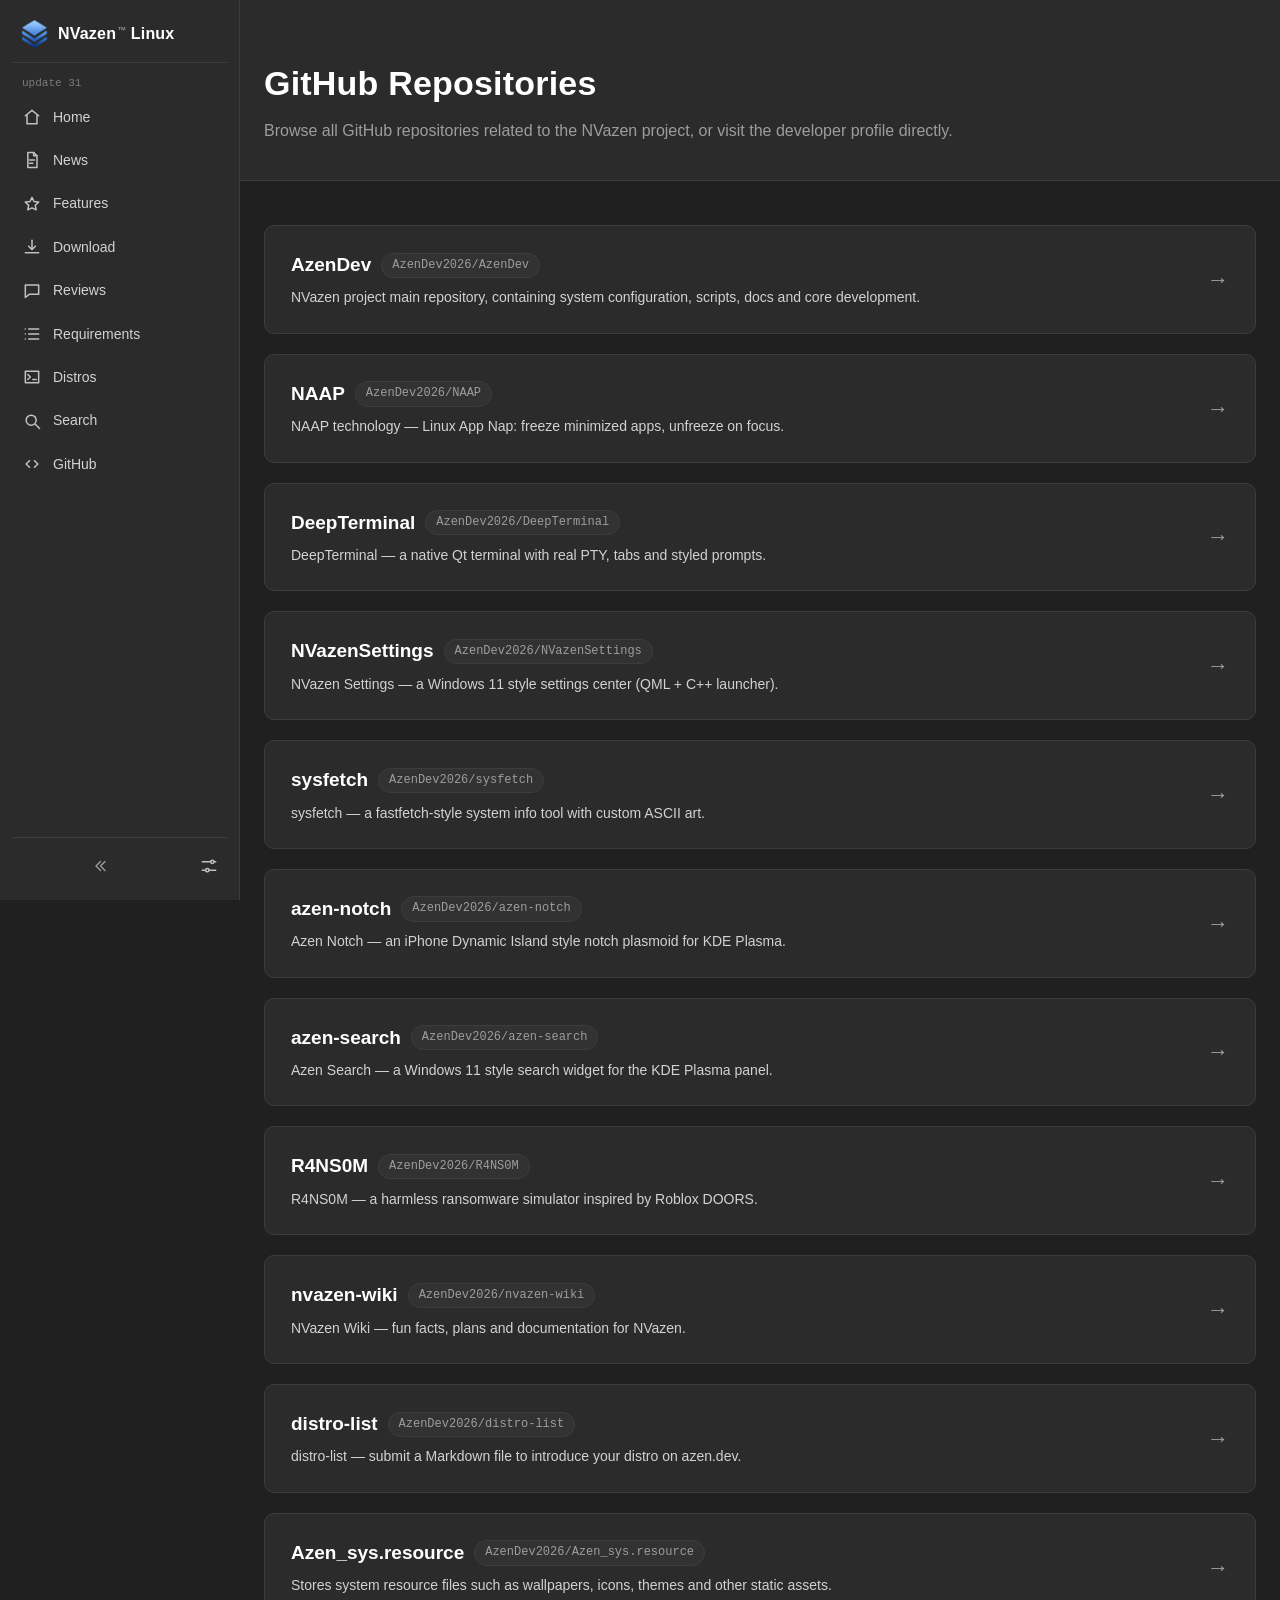
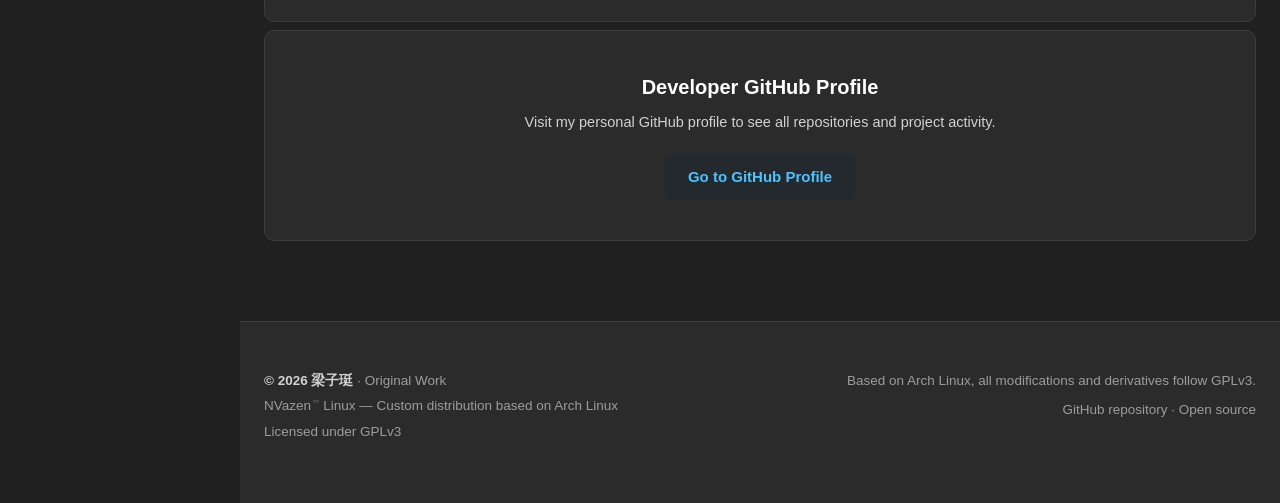
<file: support.html>
<!DOCTYPE html>
<html lang="en" data-theme="dark">
<head>
    <meta charset="UTF-8">
    <meta name="viewport" content="width=device-width, initial-scale=1.0">
    <title>GitHub Repositories — NVazen™ Linux</title>
    <meta name="description" content="Browse all GitHub repositories related to the NVazen project: AzenDev, NAAP, DeepTerminal, NVazenSettings, sysfetch and more.">
    <meta name="robots" content="index, follow">
    <link rel="canonical" href="https://azen.dev/support.html">
    <meta property="og:title" content="GitHub Repositories — NVazen™ Linux">
    <meta property="og:type" content="website">
    <meta property="og:url" content="https://azen.dev/support.html">
    <meta property="og:image" content="https://azen.dev/scr1.png">
    <link rel="icon" type="image/png" sizes="32x32" href="favicon.png">
    <link rel="apple-touch-icon" sizes="180x180" href="icon.png">
    <link rel="stylesheet" href="assets/css/base.css">
</head>
<body data-bg-effect="full">
<div class="app" id="app">

    <!-- ================= 左侧导航栏 ================= -->
    <aside class="sidebar" id="sidebar">
        <div class="side-brand">
            <a class="brand" href="index.html" aria-label="NVazen Linux home">
                <img src="icon.png" alt="NVazen Linux">
                <span class="brand-text">NVazen<span class="tm">™</span> Linux</span>
            </a>
        </div>
        <div class="side-update" data-i18n="update_counter">update 31</div>

        <nav class="side-nav" aria-label="Primary">
            <a class="side-link" href="index.html" data-nav="index.html">
                <svg class="side-ico" viewBox="0 0 24 24" fill="none" stroke="currentColor" stroke-width="1.8" stroke-linecap="round" stroke-linejoin="round"><path d="M4 10.5 12 4l8 6.5"/><path d="M6 9.5V20h12V9.5"/></svg>
                <span class="side-label" data-i18n="nav_home">Home</span>
            </a>
            <a class="side-link" href="news.html" data-nav="news.html">
                <svg class="side-ico" viewBox="0 0 24 24" fill="none" stroke="currentColor" stroke-width="1.8" stroke-linecap="round" stroke-linejoin="round"><path d="M7 3h7l4 4v14H7z"/><path d="M14 3v4h4"/><path d="M9 12h6"/><path d="M9 16h4"/></svg>
                <span class="side-label" data-i18n="nav_news">News</span>
            </a>
            <a class="side-link" href="index.html#features">
                <svg class="side-ico" viewBox="0 0 24 24" fill="none" stroke="currentColor" stroke-width="1.8" stroke-linecap="round" stroke-linejoin="round"><path d="m12 4 2.4 5 5.6.7-4.1 3.8 1.1 5.5L12 16.6 6.9 19l1.1-5.5L4 9.7l5.6-.7z"/></svg>
                <span class="side-label" data-i18n="nav_features">Features</span>
            </a>
            <a class="side-link" href="index.html#download">
                <svg class="side-ico" viewBox="0 0 24 24" fill="none" stroke="currentColor" stroke-width="1.8" stroke-linecap="round" stroke-linejoin="round"><path d="M12 4v11"/><path d="m8 11 4 4 4-4"/><path d="M4 19h16"/></svg>
                <span class="side-label" data-i18n="nav_download">Download</span>
            </a>
            <a class="side-link" href="index.html#reviews">
                <svg class="side-ico" viewBox="0 0 24 24" fill="none" stroke="currentColor" stroke-width="1.8" stroke-linecap="round" stroke-linejoin="round"><path d="M4 6h16v11H9l-5 4z"/></svg>
                <span class="side-label" data-i18n="nav_reviews">Reviews</span>
            </a>
            <a class="side-link" href="index.html#requirements">
                <svg class="side-ico" viewBox="0 0 24 24" fill="none" stroke="currentColor" stroke-width="1.8" stroke-linecap="round" stroke-linejoin="round"><path d="M8 6h12"/><path d="M8 12h12"/><path d="M8 18h12"/><path d="M4 6h.01"/><path d="M4 12h.01"/><path d="M4 18h.01"/></svg>
                <span class="side-label" data-i18n="nav_requirements">Requirements</span>
            </a>
            <a class="side-link" href="distro.html" data-nav="distro.html">
                <svg class="side-ico" viewBox="0 0 24 24" fill="none" stroke="currentColor" stroke-width="1.8" stroke-linecap="round" stroke-linejoin="round"><path d="M4 5h16v14H4z"/><path d="m7 9 3 3-3 3"/><path d="M13 15h4"/></svg>
                <span class="side-label" data-i18n="nav_distros">Distros</span>
            </a>
            <a class="side-link" href="search.html" data-nav="search.html">
                <svg class="side-ico" viewBox="0 0 24 24" fill="none" stroke="currentColor" stroke-width="1.8" stroke-linecap="round" stroke-linejoin="round"><circle cx="11" cy="11" r="6"/><path d="m16 16 5 5"/></svg>
                <span class="side-label" data-i18n="nav_search">Search</span>
            </a>
            <a class="side-link" href="support.html" data-nav="support.html">
                <svg class="side-ico" viewBox="0 0 24 24" fill="none" stroke="currentColor" stroke-width="1.8" stroke-linecap="round" stroke-linejoin="round"><path d="m9 8-4 4 4 4"/><path d="m15 8 4 4-4 4"/></svg>
                <span class="side-label" data-i18n="nav_repos">GitHub</span>
            </a>
        </nav>

        <div class="side-bottom">
            <button class="side-toggle" id="sidebarToggle" title="Collapse sidebar" aria-label="Toggle sidebar">
                <svg viewBox="0 0 24 24" fill="none" stroke="currentColor" stroke-width="1.8" stroke-linecap="round" stroke-linejoin="round"><path d="m14 6-6 6 6 6"/><path d="m20 6-6 6 6 6"/></svg>
            </button>
            <div class="settings-wrapper">
                <button class="icon-btn" id="settingsBtn" title="Settings" aria-label="Settings">
                    <svg class="side-ico" viewBox="0 0 24 24" fill="none" stroke="currentColor" stroke-width="1.8" stroke-linecap="round" stroke-linejoin="round"><path d="M4 7h10"/><path d="M18 7h2"/><path d="M4 17h4"/><path d="M12 17h8"/><circle cx="16" cy="7" r="2"/><circle cx="10" cy="17" r="2"/></svg>
                </button>
                <div class="settings-menu" id="settingsMenu">
                    <div class="settings-group">
                        <span class="settings-group-label" data-i18n="settings_language">Language</span>
                        <div class="settings-group-options">
                            <button class="opt-btn active" data-lang-opt="en">English</button>
                            <button class="opt-btn" data-lang-opt="zh">简体中文</button>
                            <button class="opt-btn" data-lang-opt="ja">日本語</button>
                            <button class="opt-btn" data-lang-opt="ko">한국어</button>
                        </div>
                    </div>
                    <div class="settings-group">
                        <span class="settings-group-label" data-i18n="settings_theme">Theme</span>
                        <div class="settings-group-options">
                            <button class="opt-btn active" data-theme-opt="dark"><span data-i18n="theme_dark">Dark</span></button>
                            <button class="opt-btn" data-theme-opt="light"><span data-i18n="theme_light">Light</span></button>
                        </div>
                    </div>
                </div>
            </div>
        </div>
    </aside>

    <div class="main">


<div class="subpage-header">
    <div class="container">
        <h1><span data-i18n="gh_page_title">GitHub 仓库</span></h1>
        <p data-i18n="gh_page_desc">浏览 NVazen 项目相关的所有 GitHub 仓库，或直接访问开发者主页。</p>
    </div>
</div>

<div class="subpage-content">
    <div class="container">
        <div class="card-list">
            <a href="https://github.com/AzenDev2026/AzenDev" target="_blank" rel="noopener" class="list-card reveal">
                <div class="lc-info">
                    <h3>
                        AzenDev
                        <span class="lc-version">AzenDev2026/AzenDev</span>
                    </h3>
                    <p data-i18n="gh_main_desc">NVazen 项目主仓库，包含系统配置、脚本、文档与核心开发内容。</p>
                </div>
                <div class="lc-arrow">→</div>
            </a>

            <a href="https://github.com/AzenDev2026/NAAP" target="_blank" rel="noopener" class="list-card reveal">
                <div class="lc-info">
                    <h3>
                        NAAP
                        <span class="lc-version">AzenDev2026/NAAP</span>
                    </h3>
                    <p data-i18n="gh_naap_desc">NAAP 技术 — Linux 版 App Nap：最小化冻结应用，聚焦解冻。</p>
                </div>
                <div class="lc-arrow">→</div>
            </a>

            <a href="https://github.com/AzenDev2026/DeepTerminal" target="_blank" rel="noopener" class="list-card reveal">
                <div class="lc-info">
                    <h3>
                        DeepTerminal
                        <span class="lc-version">AzenDev2026/DeepTerminal</span>
                    </h3>
                    <p data-i18n="gh_deepterminal_desc">DeepTerminal — 基于 Qt 的原生终端，真 PTY、标签页、彩色提示符。</p>
                </div>
                <div class="lc-arrow">→</div>
            </a>

            <a href="https://github.com/AzenDev2026/NVazenSettings" target="_blank" rel="noopener" class="list-card reveal">
                <div class="lc-info">
                    <h3>
                        NVazenSettings
                        <span class="lc-version">AzenDev2026/NVazenSettings</span>
                    </h3>
                    <p data-i18n="gh_nvazensettings_desc">NVazen Settings — Windows 11 风格设置中心（QML + C++ 启动器）。</p>
                </div>
                <div class="lc-arrow">→</div>
            </a>

            <a href="https://github.com/AzenDev2026/sysfetch" target="_blank" rel="noopener" class="list-card reveal">
                <div class="lc-info">
                    <h3>
                        sysfetch
                        <span class="lc-version">AzenDev2026/sysfetch</span>
                    </h3>
                    <p data-i18n="gh_sysfetch_desc">sysfetch — fastfetch 风格系统信息工具，支持自定义 ASCII 图案。</p>
                </div>
                <div class="lc-arrow">→</div>
            </a>

            <a href="https://github.com/AzenDev2026/azen-notch" target="_blank" rel="noopener" class="list-card reveal">
                <div class="lc-info">
                    <h3>
                        azen-notch
                        <span class="lc-version">AzenDev2026/azen-notch</span>
                    </h3>
                    <p data-i18n="gh_notch_desc">Azen Notch — iPhone 灵动岛风格的 KDE Plasma 刘海组件。</p>
                </div>
                <div class="lc-arrow">→</div>
            </a>

            <a href="https://github.com/AzenDev2026/azen-search" target="_blank" rel="noopener" class="list-card reveal">
                <div class="lc-info">
                    <h3>
                        azen-search
                        <span class="lc-version">AzenDev2026/azen-search</span>
                    </h3>
                    <p data-i18n="gh_search_desc">Azen Search — Windows 11 风格 KDE Plasma 搜索组件。</p>
                </div>
                <div class="lc-arrow">→</div>
            </a>

            <a href="https://github.com/AzenDev2026/R4NS0M" target="_blank" rel="noopener" class="list-card reveal">
                <div class="lc-info">
                    <h3>
                        R4NS0M
                        <span class="lc-version">AzenDev2026/R4NS0M</span>
                    </h3>
                    <p data-i18n="gh_r4ns0m_desc">R4NS0M — 灵感来自 Roblox DOORS 的无害勒索病毒模拟器。</p>
                </div>
                <div class="lc-arrow">→</div>
            </a>

            <a href="https://github.com/AzenDev2026/nvazen-wiki" target="_blank" rel="noopener" class="list-card reveal">
                <div class="lc-info">
                    <h3>
                        nvazen-wiki
                        <span class="lc-version">AzenDev2026/nvazen-wiki</span>
                    </h3>
                    <p data-i18n="gh_wiki_desc">NVazen Wiki — NVazen 的趣闻、计划与文档。</p>
                </div>
                <div class="lc-arrow">→</div>
            </a>

            <a href="https://github.com/AzenDev2026/distro-list" target="_blank" rel="noopener" class="list-card reveal">
                <div class="lc-info">
                    <h3>
                        distro-list
                        <span class="lc-version">AzenDev2026/distro-list</span>
                    </h3>
                    <p data-i18n="gh_distrolist_desc">distro-list — 上传 Markdown 文件即可在 azen.dev 介绍你的发行版。</p>
                </div>
                <div class="lc-arrow">→</div>
            </a>

            <a href="https://github.com/AzenDev2026/Azen_sys.resource" target="_blank" rel="noopener" class="list-card reveal">
                <div class="lc-info">
                    <h3>
                        Azen_sys.resource
                        <span class="lc-version">AzenDev2026/Azen_sys.resource</span>
                    </h3>
                    <p data-i18n="gh_resource_desc">存放系统资源文件，如壁纸、图标、主题等静态资源。</p>
                </div>
                <div class="lc-arrow">→</div>
            </a>
        </div>

        <div class="github-profile-section reveal">
            <h3 data-i18n="gh_profile_title">开发者 GitHub 主页</h3>
            <p data-i18n="gh_profile_desc">访问我的个人 GitHub 首页，查看所有仓库与项目动态。</p>
            <a href="https://github.com/AzenDev2026" target="_blank" rel="noopener" class="btn">
                <span data-i18n="gh_profile_btn">前往 GitHub 主页</span>
            </a>
        </div>
    </div>
</div>

<footer>
    <div class="container footer-grid">
        <div>
            <p><strong>© 2026 梁子珽</strong> <span data-i18n="footer_original">· 原创作品</span></p>
            <p>NVazen<span class="tm">™</span> Linux — <span data-i18n="footer_brand">基于 Arch Linux 的定制发行版</span></p>
            <p data-i18n="footer_gpl">遵守 GPLv3 开源协议</p>
        </div>
        <div class="footer-note">
            <p data-i18n="footer_note">本系统基于 Arch Linux，所有修改及衍生代码遵循 GPLv3。</p>
            <p style="margin-top:8px;" data-i18n="footer_repo">GitHub 仓库 · 开源共建</p>
        </div>
    </div>
</footer>

<script src="assets/js/i18n.js"></script>
<script src="assets/js/site.js"></script>
    </div><!-- /.main -->
</div><!-- /.app -->
</body>
</html>
</file>
<file: assets/css/base.css>
/* ============================================================
   NVazen.dev — shared design system (Windows 11 Fluent style)
   Design tokens, base elements, header, cards, buttons, footer.
   ============================================================ */

/* ---------- Design tokens ---------- */
:root,
[data-theme="dark"] {
    --bg-body: #202020;
    --bg-elev: #2b2b2b;
    --bg-elev2: #323232;
    --bg-input: #3c3c3c;
    --bg-hover: rgba(255, 255, 255, 0.05);
    --bg-active: rgba(255, 255, 255, 0.08);
    --border: #3d3d3d;
    --border-strong: #4f4f4f;
    --text: #ffffff;
    --text-2: #d2d2d2;
    --text-3: #9d9d9d;
    --accent: #0078d4;
    --accent-hover: #1a8ae0;
    --accent-press: #0063b1;
    --accent-text: #4cc2ff;
    --success: #6ccb5f;
    --danger: #ff99a4;
    --shadow-card: 0 2px 8px rgba(0, 0, 0, 0.28);
    --shadow-float: 0 8px 24px rgba(0, 0, 0, 0.35);
    --header-bg: rgba(32, 32, 32, 0.78);
    --hero-overlay: rgba(32, 32, 32, 0.55);
    --blur: 24px;
    --saturate: 130%;
    --brightness: 100%;
    /* hero split banner: fade from the claim panel up into the wallpaper */
    --hero-fade-1: rgba(32, 32, 32, 0.88);
    --hero-fade-2: rgba(32, 32, 32, 0.54);
    --hero-fade-3: rgba(32, 32, 32, 0.18);
    --hero-claim-grad: linear-gradient(93deg, #d9f3ff 0%, #8ed6ff 32%, #46a7f2 64%, #1f6cbd 100%);
}

[data-theme="light"] {
    --bg-body: #f3f3f3;
    --bg-elev: #ffffff;
    --bg-elev2: #f9f9f9;
    --bg-input: #ffffff;
    --bg-hover: rgba(0, 0, 0, 0.05);
    --bg-active: rgba(0, 0, 0, 0.08);
    --border: #e5e5e5;
    --border-strong: #d0d0d0;
    --text: #1b1b1b;
    --text-2: #404040;
    --text-3: #717171;
    --accent: #0067c0;
    --accent-hover: #1975c5;
    --accent-press: #005a9e;
    --accent-text: #0067c0;
    --success: #0f7b0f;
    --danger: #c42b1c;
    --shadow-card: 0 2px 6px rgba(0, 0, 0, 0.08);
    --shadow-float: 0 8px 24px rgba(0, 0, 0, 0.12);
    --header-bg: rgba(243, 243, 243, 0.78);
    --hero-overlay: rgba(243, 243, 243, 0.55);
    --hero-fade-1: rgba(243, 243, 243, 0.9);
    --hero-fade-2: rgba(243, 243, 243, 0.55);
    --hero-fade-3: rgba(243, 243, 243, 0.18);
    --hero-claim-grad: linear-gradient(93deg, #00497f 0%, #0a6fb8 38%, #1f8fd6 72%, #3aa8e4 100%);
}

/* Background effects (Win11 Mica / Acrylic family) */
[data-bg-effect="acrylic"] {
    --hero-overlay: rgba(32, 32, 32, 0.62);
    --blur: 26px;
    --saturate: 145%;
    --brightness: 100%;
}
[data-theme="light"][data-bg-effect="acrylic"] {
    --hero-overlay: rgba(243, 243, 243, 0.62);
}
[data-bg-effect="full"] {
    --hero-overlay: rgba(32, 32, 32, 0.18);
    --blur: 0px;
    --saturate: 100%;
    --brightness: 96%;
}
[data-theme="light"][data-bg-effect="full"] {
    --hero-overlay: rgba(243, 243, 243, 0.18);
}
[data-bg-effect="liquid"] {
    --hero-overlay: rgba(32, 32, 32, 0.48);
    --blur: 40px;
    --saturate: 180%;
    --brightness: 108%;
}
[data-theme="light"][data-bg-effect="liquid"] {
    --hero-overlay: rgba(243, 243, 243, 0.48);
}

/* ---------- Base ---------- */
* { margin: 0; padding: 0; box-sizing: border-box; }

html { scroll-behavior: smooth; }

body {
    background: var(--bg-body);
    color: var(--text);
    font-family: "Segoe UI Variable", "Segoe UI", -apple-system, BlinkMacSystemFont,
        "PingFang SC", "Microsoft YaHei", Roboto, sans-serif;
    font-size: 16px;
    line-height: 1.6;
    min-height: 100vh;
    -webkit-font-smoothing: antialiased;
    overflow-x: hidden;
    transition: background-color 0.4s ease, color 0.4s ease;
}

.container {
    max-width: 1200px;
    margin: 0 auto;
    padding: 0 24px;
}

.tm {
    font-size: 0.55em;
    vertical-align: super;
    opacity: 0.6;
    margin-left: 1px;
    font-weight: 400;
}

a { color: var(--accent-text); text-decoration: none; }
a:hover { text-decoration: underline; }

::selection { background: var(--accent); color: #ffffff; }

/* ---------- App layout: left sidebar + main ---------- */
.app { display: flex; min-height: 100vh; }

.sidebar {
    position: sticky;
    top: 0;
    height: 100vh;
    width: 240px;
    flex-shrink: 0;
    background: var(--bg-elev);
    border-right: 1px solid var(--border);
    display: flex;
    flex-direction: column;
    gap: 4px;
    padding: 16px 12px;
    z-index: 90;
    transition: width 0.25s cubic-bezier(0.2, 0.8, 0.3, 1);
}
.app.side-collapsed .sidebar { width: 64px; padding: 16px 10px; }

.side-brand {
    display: flex;
    align-items: center;
    gap: 10px;
    padding: 4px 8px 14px 8px;
    margin-bottom: 8px;
    border-bottom: 1px solid var(--border);
    white-space: nowrap;
}
.side-brand .brand { margin-left: 0; padding: 0; font-size: 16px; }
.side-brand .brand img { width: 28px; height: 28px; }
.app.side-collapsed .side-brand { justify-content: center; padding-left: 0; padding-right: 0; }
.app.side-collapsed .brand-text { display: none; }

.side-update {
    font-size: 11px;
    font-family: Consolas, "Cascadia Mono", monospace;
    color: var(--text-3);
    opacity: 0.7;
    padding: 0 10px;
    white-space: nowrap;
}
.app.side-collapsed .side-update { display: none; }

.side-nav {
    display: flex;
    flex-direction: column;
    gap: 3px;
    flex: 1;
    overflow-y: auto;
    overflow-x: hidden;
}

.side-ico {
    width: 20px;
    height: 20px;
    flex-shrink: 0;
    opacity: 0.9;
}

.side-link {
    display: flex;
    align-items: center;
    gap: 11px;
    padding: 9px 10px;
    border-radius: 6px;
    color: var(--text-2);
    font-size: 14px;
    font-weight: 500;
    text-decoration: none;
    white-space: nowrap;
    transition: background 0.18s ease, color 0.18s ease;
}
.side-link:hover {
    background: var(--bg-hover);
    color: var(--text);
    text-decoration: none;
}
.side-link.active {
    background: var(--bg-active);
    color: var(--text);
    box-shadow: inset 3px 0 0 var(--accent);
}
.app.side-collapsed .side-link { justify-content: center; padding: 9px 6px; }
.app.side-collapsed .side-label { display: none; }

.side-bottom {
    display: flex;
    align-items: center;
    gap: 6px;
    padding-top: 10px;
    border-top: 1px solid var(--border);
}
.app.side-collapsed .side-bottom { flex-direction: column; }

.side-toggle {
    flex: 1;
    display: inline-flex;
    align-items: center;
    justify-content: center;
    height: 36px;
    border-radius: 6px;
    border: 1px solid transparent;
    background: transparent;
    color: var(--text-3);
    cursor: pointer;
    transition: background 0.18s ease, color 0.18s ease, border-color 0.18s ease;
}
.side-toggle:hover { background: var(--bg-hover); color: var(--text); border-color: var(--border); }
.side-toggle svg { width: 18px; height: 18px; transition: transform 0.25s cubic-bezier(0.2, 0.8, 0.3, 1); }
.app.side-collapsed .side-toggle svg { transform: rotate(180deg); }
.app.side-collapsed .side-toggle { width: 100%; flex: none; }

.main { flex: 1; min-width: 0; display: flex; flex-direction: column; }

/* Settings menu anchored to the sidebar */
.sidebar .settings-menu {
    right: auto;
    left: calc(100% + 10px);
    top: auto;
    bottom: 0;
}

/* ---------- Header ---------- */
header {
    position: sticky;
    top: 0;
    z-index: 100;
    background: var(--header-bg);
    backdrop-filter: blur(20px) saturate(140%);
    -webkit-backdrop-filter: blur(20px) saturate(140%);
    border-bottom: 1px solid var(--border);
}

.nav-bar {
    display: flex;
    align-items: center;
    justify-content: space-between;
    gap: 16px;
    height: 60px;
    flex-wrap: wrap;
}

.brand {
    display: flex;
    align-items: center;
    gap: 10px;
    color: var(--text);
    font-weight: 600;
    font-size: 18px;
    letter-spacing: 0.2px;
    text-decoration: none;
    padding: 6px 10px;
    margin-left: -10px;
    border-radius: 8px;
    transition: background 0.2s ease;
}
.brand:hover { background: var(--bg-hover); text-decoration: none; }
.brand img { width: 30px; height: 30px; object-fit: contain; }

.update-counter {
    font-size: 11px;
    font-family: Consolas, "Cascadia Mono", monospace;
    color: var(--text-3);
    opacity: 0.7;
    user-select: none;
}

.nav-links {
    display: flex;
    align-items: center;
    gap: 4px;
    flex-wrap: wrap;
}

.nav-link {
    color: var(--text-2);
    font-size: 14px;
    font-weight: 500;
    padding: 7px 14px;
    border-radius: 6px;
    text-decoration: none;
    transition: background 0.18s ease, color 0.18s ease;
    white-space: nowrap;
}
.nav-link:hover {
    background: var(--bg-hover);
    color: var(--text);
    text-decoration: none;
}
.nav-link.active {
    background: var(--bg-active);
    color: var(--text);
    position: relative;
}
.nav-link.active::after {
    content: '';
    position: absolute;
    left: 10px;
    right: 10px;
    bottom: 2px;
    height: 2px;
    border-radius: 2px;
    background: var(--accent);
}

.nav-right {
    display: flex;
    align-items: center;
    gap: 8px;
}

/* ---------- Settings menu ---------- */
.settings-wrapper { position: relative; }

.icon-btn {
    width: 36px;
    height: 36px;
    border-radius: 6px;
    border: 1px solid transparent;
    background: transparent;
    color: var(--text-2);
    font-size: 17px;
    cursor: pointer;
    display: inline-flex;
    align-items: center;
    justify-content: center;
    transition: background 0.18s ease, color 0.18s ease, border-color 0.18s ease;
}
.icon-btn:hover {
    background: var(--bg-hover);
    color: var(--text);
    border-color: var(--border);
}

.settings-menu {
    position: absolute;
    top: calc(100% + 10px);
    right: 0;
    width: 260px;
    background: var(--bg-elev);
    border: 1px solid var(--border);
    border-radius: 10px;
    box-shadow: var(--shadow-float);
    padding: 14px;
    display: none;
    flex-direction: column;
    gap: 14px;
    z-index: 300;
    animation: menuIn 0.22s cubic-bezier(0.2, 0.8, 0.3, 1);
}
.settings-menu.open { display: flex; }

@keyframes menuIn {
    from { opacity: 0; transform: translateY(-8px) scale(0.98); }
    to { opacity: 1; transform: translateY(0) scale(1); }
}

.settings-group { display: flex; flex-direction: column; gap: 6px; }
.settings-group-label {
    font-size: 11px;
    font-weight: 600;
    color: var(--text-3);
    text-transform: uppercase;
    letter-spacing: 0.6px;
}
.settings-group-options { display: flex; flex-wrap: wrap; gap: 6px; }

.opt-btn {
    background: var(--bg-elev2);
    border: 1px solid var(--border);
    color: var(--text-2);
    padding: 4px 11px;
    border-radius: 6px;
    cursor: pointer;
    font-size: 12px;
    font-weight: 500;
    font-family: inherit;
    transition: all 0.18s ease;
    display: inline-flex;
    align-items: center;
    gap: 5px;
}
.opt-btn:hover { background: var(--bg-hover); color: var(--text); }
.opt-btn.active {
    background: var(--accent);
    border-color: var(--accent);
    color: #ffffff;
}

.color-dot {
    width: 11px;
    height: 11px;
    border-radius: 50%;
    border: 1px solid rgba(128, 128, 128, 0.5);
}

/* ---------- Buttons ---------- */
.btn {
    display: inline-flex;
    align-items: center;
    justify-content: center;
    gap: 8px;
    border-radius: 6px;
    border: 1px solid transparent;
    font-family: inherit;
    font-size: 15px;
    font-weight: 600;
    padding: 10px 22px;
    cursor: pointer;
    text-decoration: none;
    transition: background 0.18s ease, transform 0.12s ease, box-shadow 0.18s ease, border-color 0.18s ease;
}
.btn:active { transform: scale(0.98); }

.btn-accent {
    background: var(--accent);
    color: #ffffff;
    box-shadow: 0 2px 6px rgba(0, 120, 212, 0.35);
}
.btn-accent:hover {
    background: var(--accent-hover);
    text-decoration: none;
    color: #ffffff;
}
.btn-accent:active { background: var(--accent-press); }

.btn-subtle {
    background: var(--bg-elev2);
    border-color: var(--border);
    color: var(--text);
}
.btn-subtle:hover {
    background: var(--bg-hover);
    text-decoration: none;
    color: var(--text);
}

.btn.disabled {
    background: var(--bg-elev2);
    color: var(--text-3);
    border-color: var(--border);
    cursor: not-allowed;
    pointer-events: none;
}

/* ---------- Sections & cards ---------- */
section.page-section { padding: 72px 0; }

.section-title {
    font-size: 30px;
    font-weight: 600;
    letter-spacing: 0.2px;
    margin-bottom: 8px;
}
.section-sub {
    color: var(--text-3);
    font-size: 15px;
    max-width: 720px;
}

.card {
    background: var(--bg-elev);
    border: 1px solid var(--border);
    border-radius: 10px;
    padding: 24px;
    transition: transform 0.25s cubic-bezier(0.2, 0.8, 0.3, 1),
        border-color 0.25s ease, box-shadow 0.25s ease, background-color 0.4s ease;
    position: relative;
    overflow: hidden;
}
.card:hover {
    transform: translateY(-3px);
    border-color: var(--border-strong);
    box-shadow: var(--shadow-float);
}
.card h3 {
    font-size: 18px;
    font-weight: 600;
    margin-bottom: 8px;
    display: flex;
    align-items: center;
    gap: 9px;
}
.card p { color: var(--text-2); font-size: 14.5px; line-height: 1.7; }
.card .card-icon {
    font-size: 22px;
    width: 44px;
    height: 44px;
    flex-shrink: 0;
    display: inline-flex;
    align-items: center;
    justify-content: center;
    border-radius: 10px;
    background: var(--bg-elev2);
    border: 1px solid var(--border);
}

/* ---------- Tag / chip ---------- */
.chip {
    display: inline-flex;
    align-items: center;
    gap: 6px;
    background: var(--bg-elev2);
    border: 1px solid var(--border);
    color: var(--text-2);
    font-size: 12px;
    font-weight: 500;
    padding: 3px 12px;
    border-radius: 999px;
}
.chip-accent {
    background: rgba(0, 120, 212, 0.14);
    border-color: rgba(0, 120, 212, 0.45);
    color: var(--accent-text);
}
[data-theme="dark"] .chip-accent { background: rgba(76, 194, 255, 0.10); }

.badge {
    display: inline-block;
    background: var(--accent);
    color: #ffffff;
    font-size: 10.5px;
    font-weight: 700;
    padding: 2px 10px;
    border-radius: 999px;
    letter-spacing: 0.6px;
    text-transform: uppercase;
}

.badge-outdated {
    background: rgba(202, 138, 4, 0.16);
    color: #d97706;
    border: 1px solid rgba(217, 119, 6, 0.45);
}
[data-theme="dark"] .badge-outdated {
    background: rgba(245, 158, 11, 0.14);
    color: #fbbf24;
}

.dl-warning-note {
    margin-top: 10px;
    padding: 8px 12px;
    font-size: 12.5px;
    line-height: 1.6;
    color: #b45309;
    background: rgba(202, 138, 4, 0.10);
    border: 1px solid rgba(217, 119, 6, 0.35);
    border-radius: 8px;
}
[data-theme="dark"] .dl-warning-note {
    color: #fcd34d;
    background: rgba(245, 158, 11, 0.08);
}

/* ---------- Tables ---------- */
.fluent-table {
    width: 100%;
    max-width: 760px;
    margin: 0 auto;
    border-collapse: collapse;
    background: var(--bg-elev);
    border: 1px solid var(--border);
    border-radius: 10px;
    overflow: hidden;
}
.fluent-table td {
    padding: 14px 20px;
    border-bottom: 1px solid var(--border);
    color: var(--text-2);
    font-size: 14.5px;
    transition: background 0.2s ease;
}
.fluent-table tr:hover td { background: var(--bg-hover); }
.fluent-table tr:last-child td { border-bottom: none; }
.fluent-table .label {
    color: var(--text);
    font-weight: 600;
    width: 32%;
    white-space: nowrap;
}

/* ---------- Footer ---------- */
footer {
    background: var(--bg-elev);
    border-top: 1px solid var(--border);
    padding: 44px 0 56px 0;
    color: var(--text-3);
    font-size: 13.5px;
}
.footer-grid {
    display: flex;
    justify-content: space-between;
    gap: 32px;
    flex-wrap: wrap;
}
.footer-grid strong { color: var(--text-2); font-weight: 600; }
.footer-grid p { margin: 4px 0; }
.footer-note { max-width: 460px; text-align: right; }

/* ---------- Subpage header ---------- */
.subpage-header {
    padding: 56px 0 36px 0;
    background: var(--bg-elev);
    border-bottom: 1px solid var(--border);
}
.subpage-header h1 {
    font-size: 34px;
    font-weight: 600;
    letter-spacing: 0.2px;
    display: flex;
    align-items: center;
    gap: 12px;
    margin-bottom: 8px;
}
.subpage-header p { color: var(--text-3); max-width: 720px; }

.subpage-content { padding: 44px 0 80px 0; }

/* ---------- Reveal animation ---------- */
.reveal {
    opacity: 0;
    transform: translateY(26px);
    transition: opacity 0.7s cubic-bezier(0.2, 0.8, 0.3, 1),
        transform 0.7s cubic-bezier(0.2, 0.8, 0.3, 1);
}
.reveal.visible { opacity: 1; transform: translateY(0); }

/* ---------- Motion: smooth entrance & micro-interactions ---------- */
@keyframes appIn {
    from { opacity: 0; }
    to { opacity: 1; }
}
@keyframes sideIn {
    from { opacity: 0; transform: translateX(-10px); }
    to { opacity: 1; transform: none; }
}

.app { animation: appIn 0.5s ease-out both; }
.sidebar { animation: sideIn 0.55s cubic-bezier(0.2, 0.8, 0.3, 1) both; }

.side-link .side-ico { transition: transform 0.2s ease; }
.side-link:hover .side-ico { transform: translateX(2px); }
.side-link.active .side-ico { transform: none; }

/* staggered reveal inside grids */
.alrm-grid > .reveal:nth-child(2),
.features-grid > .reveal:nth-child(2) { transition-delay: 0.08s; }
.alrm-grid > .reveal:nth-child(3),
.features-grid > .reveal:nth-child(3) { transition-delay: 0.16s; }
.alrm-grid > .reveal:nth-child(4),
.features-grid > .reveal:nth-child(4) { transition-delay: 0.24s; }

/* thin scroll progress bar (injected by site.js) */
.scroll-progress {
    position: fixed;
    top: 0;
    left: 0;
    width: 0;
    height: 3px;
    z-index: 999;
    pointer-events: none;
    background: linear-gradient(90deg, var(--accent), var(--accent-text));
    transition: width 0.12s linear;
    opacity: 0.9;
}

/* smooth focus ring for keyboard users */
a:focus-visible,
button:focus-visible {
    outline: 2px solid var(--accent);
    outline-offset: 2px;
    border-radius: 4px;
}

/* ---------- Hero background layers ---------- */
.hero-bg-layer {
    position: absolute;
    inset: 0;
    z-index: 0;
    background-image: url('../../background.png');
    background-size: cover;
    background-position: center 58%;
    background-repeat: no-repeat;
    background-color: var(--bg-body);
}
.hero-bg-layer::before {
    content: '';
    position: absolute;
    inset: 0;
    background: var(--hero-overlay);
    backdrop-filter: blur(var(--blur)) saturate(var(--saturate)) brightness(var(--brightness));
    -webkit-backdrop-filter: blur(var(--blur)) saturate(var(--saturate)) brightness(var(--brightness));
    transition: background 0.5s ease, backdrop-filter 0.5s ease;
}

/* ---------- Subpage lists (downloads / repos) ---------- */
.card-list { display: flex; flex-direction: column; gap: 20px; }

.list-card {
    display: flex;
    align-items: center;
    gap: 22px;
    flex-wrap: wrap;
    background: var(--bg-elev);
    border: 1px solid var(--border);
    border-radius: 10px;
    padding: 24px 26px;
    text-decoration: none;
    color: inherit;
    transition: transform 0.25s cubic-bezier(0.2, 0.8, 0.3, 1),
        border-color 0.25s ease, box-shadow 0.25s ease, background-color 0.4s ease;
}
a.list-card:hover {
    text-decoration: none;
    color: inherit;
    transform: translateY(-3px);
    border-color: var(--border-strong);
    box-shadow: var(--shadow-float);
}
.list-card.latest {
    border-color: var(--accent);
    background: linear-gradient(135deg, rgba(0, 120, 212, 0.10), var(--bg-elev));
}
[data-theme="dark"] .list-card.latest {
    background: linear-gradient(135deg, rgba(76, 194, 255, 0.08), var(--bg-elev));
}

.list-card .lc-icon {
    font-size: 30px;
    line-height: 1;
    flex-shrink: 0;
    width: 58px;
    height: 58px;
    display: flex;
    align-items: center;
    justify-content: center;
    border-radius: 12px;
    background: var(--bg-elev2);
    border: 1px solid var(--border);
}
.list-card.latest .lc-icon {
    background: rgba(0, 120, 212, 0.14);
    border-color: rgba(0, 120, 212, 0.45);
}
[data-theme="dark"] .list-card.latest .lc-icon {
    background: rgba(76, 194, 255, 0.10);
}

.list-card .lc-info { flex: 1; min-width: 220px; }
.list-card .lc-info h3 {
    font-size: 19px;
    font-weight: 600;
    margin-bottom: 6px;
    display: flex;
    align-items: center;
    gap: 10px;
    flex-wrap: wrap;
}
.list-card .lc-info .lc-version {
    font-size: 12px;
    font-family: Consolas, "Cascadia Mono", monospace;
    color: var(--text-3);
    background: var(--bg-elev2);
    padding: 2px 10px;
    border-radius: 999px;
    border: 1px solid var(--border);
    font-weight: 400;
}
.list-card .lc-info p { font-size: 14px; color: var(--text-2); line-height: 1.6; }
.list-card .lc-action { flex-shrink: 0; }
.list-card .lc-arrow {
    font-size: 22px;
    color: var(--text-3);
    transition: color 0.2s ease, transform 0.2s ease;
    flex-shrink: 0;
}
a.list-card:hover .lc-arrow { color: var(--accent-text); transform: translateX(6px); }

.github-profile-section {
    text-align: center;
    padding: 40px 30px;
    background: var(--bg-elev);
    border: 1px solid var(--border);
    border-radius: 10px;
    margin-top: 8px;
    transition: border-color 0.25s ease, box-shadow 0.25s ease;
}
.github-profile-section:hover {
    border-color: var(--border-strong);
    box-shadow: var(--shadow-float);
}
.github-profile-section h3 { font-size: 20px; font-weight: 600; margin-bottom: 8px; }
.github-profile-section p { color: var(--text-2); font-size: 14.5px; margin-bottom: 20px; }
.github-profile-section .btn { background: #24292e; }
.github-profile-section .btn:hover { background: #3a4149; color: #ffffff; }

@media (max-width: 700px) {
    .list-card { flex-direction: column; align-items: flex-start; gap: 14px; }
    .list-card .lc-action { width: 100%; }
    .list-card .lc-action .btn { width: 100%; }
    .list-card .lc-arrow { display: none; }
}

/* ---------- Responsive ---------- */
@media (max-width: 900px) {
    .sidebar { width: 64px; padding: 16px 10px; }
    .app.side-collapsed .sidebar { width: 64px; }
    .side-brand { justify-content: center; padding-left: 0; padding-right: 0; }
    .brand-text, .side-update { display: none; }
    .side-link { justify-content: center; padding: 9px 6px; }
    .side-label { display: none; }
    .side-bottom { flex-direction: column; }
    .side-toggle { width: 100%; flex: none; }
    .nav-bar { height: auto; padding: 10px 0; justify-content: center; gap: 10px; }
    .nav-right { width: 100%; justify-content: center; }
    .update-counter { display: none; }
    section.page-section { padding: 48px 0; }
    .section-title { font-size: 24px; }
    .footer-grid { flex-direction: column; gap: 20px; }
    .footer-note { text-align: left; max-width: 100%; }
}

@media (max-width: 480px) {
    .container { padding: 0 16px; }
    .nav-link { font-size: 13px; padding: 6px 10px; }
    .btn { font-size: 14px; padding: 9px 18px; }
}

@media (prefers-reduced-motion: reduce) {
    *, *::before, *::after {
        animation-duration: 0.01ms !important;
        animation-iteration-count: 1 !important;
        transition-duration: 0.01ms !important;
    }
    .reveal { opacity: 1; transform: none; }
    html { scroll-behavior: auto; }
}

/* ============================================================
   Azen News — file-manager style news explorer + newspaper
   ============================================================ */
.news-explorer {
    background: var(--bg-elev);
    border: 1px solid var(--border);
    border-radius: 12px;
    overflow: hidden;
    box-shadow: var(--shadow-card);
}
.ne-titlebar {
    display: flex; align-items: center; gap: 8px;
    padding: 10px 14px; background: var(--bg-elev2);
    border-bottom: 1px solid var(--border);
}
.ne-dot { width: 12px; height: 12px; border-radius: 50%; }
.ne-dot.r { background: #ff5f57; }
.ne-dot.y { background: #febc2e; }
.ne-dot.g { background: #28c840; }
.ne-title { margin-left: 10px; font-size: 13px; color: var(--text-2); }
.ne-toolbar {
    display: flex; align-items: center; gap: 8px;
    padding: 8px 14px; border-bottom: 1px solid var(--border);
}
.ne-navbtn {
    width: 30px; height: 30px; border-radius: 6px;
    background: transparent; border: 1px solid transparent;
    color: var(--text-3); font-size: 17px; line-height: 1;
    display: inline-flex; align-items: center; justify-content: center;
}
.ne-addr {
    flex: 1; display: flex; align-items: center; gap: 8px;
    background: var(--bg-input); border: 1px solid var(--border);
    border-radius: 6px; padding: 6px 12px;
    font-size: 13px; color: var(--text-2); overflow: hidden; white-space: nowrap;
}
.ne-addr .ne-addr-ico { font-size: 14px; }
.ne-body { display: flex; min-height: 400px; }
.ne-side {
    width: 176px; flex-shrink: 0; padding: 12px 8px;
    border-right: 1px solid var(--border); font-size: 13px;
}
.ne-side-item {
    display: flex; gap: 9px; align-items: center;
    padding: 7px 10px; border-radius: 6px; color: var(--text-2);
}
.ne-side-item.active { background: var(--bg-active); color: var(--text); }
.ne-list { flex: 1; min-width: 0; padding: 10px; }
.ne-list-head, .news-file {
    display: grid;
    grid-template-columns: 30px minmax(0, 1fr) 100px 92px;
    gap: 10px; align-items: center;
}
.ne-list-head {
    padding: 6px 12px; font-size: 12px; color: var(--text-3);
    border-bottom: 1px solid var(--border);
}
.news-file {
    padding: 11px 12px; border-radius: 8px;
    text-decoration: none; color: var(--text);
    transition: background .15s ease;
}
.news-file:hover { background: var(--bg-hover); }
.nf-icon { font-size: 21px; line-height: 1; }
.nf-name { display: flex; flex-direction: column; gap: 3px; min-width: 0; }
.nf-filename {
    font-size: 14px; color: var(--text);
    white-space: nowrap; overflow: hidden; text-overflow: ellipsis;
    transition: color .15s ease;
}
.news-file:hover .nf-filename { color: var(--accent-text); }
.nf-summary {
    font-size: 12px; color: var(--text-3);
    white-space: nowrap; overflow: hidden; text-overflow: ellipsis;
}
.nf-date { font-size: 12px; color: var(--text-3); font-family: Consolas, "Courier New", monospace; }
.nf-tag {
    justify-self: start; font-size: 11px; padding: 2px 9px;
    border-radius: 999px; background: var(--bg-active); color: var(--accent-text);
}
.news-explorer-hint { margin-top: 14px; font-size: 13px; color: var(--text-3); text-align: center; }

/* ---------- newspaper overlay (unfold animation) ---------- */
.newspaper-overlay {
    position: fixed; inset: 0; z-index: 2000;
    display: flex; align-items: center; justify-content: center;
    padding: 26px 20px;
}
.np-backdrop {
    position: absolute; inset: 0;
    background: rgba(8, 8, 12, 0.78);
    -webkit-backdrop-filter: blur(8px); backdrop-filter: blur(8px);
    opacity: 0; transition: opacity .4s ease;
}
.newspaper-overlay.open .np-backdrop { opacity: 1; }
.np-close {
    position: absolute; top: 20px; right: 22px; z-index: 3;
    width: 38px; height: 38px; border-radius: 50%;
    border: 1px solid rgba(255, 255, 255, 0.28);
    background: rgba(255, 255, 255, 0.08);
    color: #fff; font-size: 15px; cursor: pointer;
    transition: background .2s ease, transform .2s ease;
}
.np-close:hover { background: rgba(255, 255, 255, 0.2); transform: rotate(90deg); }
.newspaper {
    position: relative; width: min(880px, 100%); max-height: 86vh; overflow: auto;
    background-color: #f6f1e3;
    background-image:
        linear-gradient(rgba(120, 90, 40, 0.035) 1px, transparent 1px),
        linear-gradient(90deg, rgba(120, 90, 40, 0.035) 1px, transparent 1px);
    background-size: 3px 3px, 3px 3px;
    color: #2a2418; border-radius: 6px;
    padding: 34px 44px 26px;
    box-shadow: 0 30px 90px rgba(0, 0, 0, 0.6);
    font-family: Georgia, "Times New Roman", "Noto Serif SC", "Songti SC", serif;
    transform: perspective(1800px) rotateX(-82deg) scale(0.72);
    transform-origin: 50% 0%;
    opacity: 0;
    transition: transform 0.9s cubic-bezier(0.16, 0.68, 0.28, 1), opacity 0.5s ease;
}
.newspaper::before {
    content: ""; position: absolute; inset: 0; pointer-events: none;
    background: linear-gradient(90deg,
        transparent 49.5%, rgba(100, 78, 34, 0.16) 49.8%,
        rgba(100, 78, 34, 0.3) 50.15%, rgba(100, 78, 34, 0.16) 50.5%, transparent 50.8%);
    opacity: 0.6; transition: opacity 0.6s ease 0.55s;
}
.newspaper-overlay.open .newspaper {
    transform: perspective(1800px) rotateX(0deg) scale(1);
    opacity: 1;
}
.newspaper-overlay.open .newspaper::before { opacity: 0; }
.np-masthead {
    display: flex; justify-content: space-between; align-items: baseline;
    border-bottom: 3px double #2a2418; padding-bottom: 8px;
}
.np-mast-name {
    font-size: 30px; font-weight: 700; letter-spacing: 3px;
    font-variant: small-caps;
}
.np-mast-date { font-size: 13px; font-style: italic; opacity: 0.85; }
.np-headline {
    font-size: 31px; line-height: 1.28; text-align: center;
    margin: 14px 0 12px; font-weight: 700;
}
.np-tagline {
    display: flex; justify-content: center; align-items: center; gap: 14px;
    font-size: 12px; margin-bottom: 20px;
}
.np-tag {
    text-transform: uppercase; letter-spacing: 2px;
    border: 1px solid #2a2418; padding: 2px 12px; border-radius: 2px;
    font-weight: 700;
}
.np-byline { font-style: italic; opacity: 0.7; }
.np-body {
    column-count: 2; column-gap: 36px; column-rule: 1px solid rgba(42, 36, 24, 0.25);
    font-size: 15px; line-height: 1.78; text-align: justify;
}
.np-body p { margin: 0 0 13px; }
.np-body p:first-child::first-letter {
    font-size: 2.9em; float: left; line-height: 0.85;
    padding: 4px 9px 0 0; font-weight: 700;
}
.np-foot {
    margin-top: 18px; padding-top: 10px;
    border-top: 1px solid rgba(42, 36, 24, 0.4);
    text-align: center; font-size: 11px; letter-spacing: 1.5px; opacity: 0.72;
}
.newspaper::-webkit-scrollbar { width: 10px; }
.newspaper::-webkit-scrollbar-thumb { background: rgba(42, 36, 24, 0.3); border-radius: 5px; }
.newspaper::-webkit-scrollbar-track { background: rgba(42, 36, 24, 0.08); }

@media (max-width: 860px) {
    .ne-side { display: none; }
    .ne-list-head, .news-file { grid-template-columns: 30px minmax(0, 1fr) 86px; }
    .nf-tag { display: none; }
    .newspaper { padding: 26px 22px 20px; }
    .np-body { column-count: 1; }
    .np-headline { font-size: 25px; }
}
@media (max-width: 560px) {
    .ne-list-head, .news-file { grid-template-columns: 26px minmax(0, 1fr); }
    .nf-date { display: none; }
}
@media (prefers-reduced-motion: reduce) {
    .newspaper { transform: none; transition: opacity 0.25s ease; }
    .newspaper::before { display: none; }
}

/* ---------- homepage news click-through ---------- */
.news-swap-item { cursor: pointer; }
.news-open-hint {
    display: inline-block; margin-top: 8px;
    font-size: 12px; color: var(--accent-text); opacity: 0.85;
    letter-spacing: 0.5px;
}
</file>
<file: assets/css/home.css>
/* ============================================================
   NVazen.dev — home page styles (hero, laptop, sections)
   Requires base.css (tokens + shared components).
   ============================================================ */

/* ---------- animations ---------- */
@keyframes screenFadeIn {
    from { opacity: 0; transform: scale(0.985); }
    to { opacity: 1; transform: scale(1); }
}
@keyframes lidOpen {
    from { transform: perspective(1800px) rotateX(-10deg); opacity: 0; }
    to { transform: perspective(1800px) rotateX(0deg); opacity: 1; }
}
@keyframes bounceArrow {
    0%, 100% { transform: translateX(-50%) translateY(0); opacity: 0.55; }
    50% { transform: translateX(-50%) translateY(8px); opacity: 0.9; }
}
@keyframes bounceDown {
    0%, 100% { transform: translateY(0); opacity: 0.55; }
    50% { transform: translateY(6px); opacity: 0.9; }
}
@keyframes letterBounce {
    0% { transform: translateY(0) scale(1); filter: brightness(1); }
    30% { transform: translateY(-22px) scale(1.18); filter: brightness(1.6); }
    50% { transform: translateY(-10px) scale(1.08); filter: brightness(1.3); }
    70% { transform: translateY(-16px) scale(1.12); filter: brightness(1.5); }
    100% { transform: translateY(0) scale(1); filter: brightness(1); }
}
@keyframes titleGlow {
    0% { text-shadow: 0 0 0 rgba(0, 120, 212, 0); }
    30% { text-shadow: 0 0 24px rgba(0, 120, 212, 0.9), 0 0 48px rgba(0, 120, 212, 0.5); }
    60% { text-shadow: 0 0 18px rgba(0, 120, 212, 0.7), 0 0 36px rgba(0, 120, 212, 0.35); }
    100% { text-shadow: 0 0 0 rgba(0, 120, 212, 0); }
}
@keyframes newsFadeIn {
    from { opacity: 0; transform: translateY(14px) scale(0.99); }
    to { opacity: 1; transform: translateY(0) scale(1); }
}
@keyframes softRefresh {
    0% { opacity: 1; transform: translateY(0); }
    40% { opacity: 0.55; transform: translateY(6px); }
    100% { opacity: 1; transform: translateY(0); }
}
.soft-refresh { animation: softRefresh 0.9s cubic-bezier(0.25, 0.46, 0.45, 0.94) both; }

/* ---------- hero: split banner (transparent top + claim bottom) ---------- */
.hero-section {
    position: relative;
    isolation: isolate;
    display: flex;
    flex-direction: column;
    min-height: 100vh;
    min-height: 100svh;
    padding: 0;
    overflow: hidden;
    background: var(--bg-body);
}

/* upper half — fully transparent so the wallpaper shines through; it takes
   whatever height the claim panel leaves inside the first screen */
.hero-top {
    position: relative;
    flex: 1 1 0%;
    min-height: clamp(210px, 26vh, 420px);
    z-index: 2;
}
/* clarity gradient: the wallpaper gets clearer towards the top and
   melts into the solid claim panel at the bottom edge */
.hero-top::after {
    content: '';
    position: absolute;
    inset: 0;
    z-index: 2;
    pointer-events: none;
    background: linear-gradient(to top,
        var(--bg-body) 0%,
        var(--hero-fade-1) 24%,
        var(--hero-fade-2) 56%,
        var(--hero-fade-3) 82%,
        transparent 100%);
}
/* soft focus at the seam, perfectly sharp at the top */
.hero-top::before {
    content: '';
    position: absolute;
    inset: 0;
    z-index: 1;
    pointer-events: none;
    backdrop-filter: blur(16px) saturate(115%);
    -webkit-backdrop-filter: blur(16px) saturate(115%);
    -webkit-mask-image: linear-gradient(to top, #000 0%, rgba(0, 0, 0, 0.5) 40%, transparent 74%);
    mask-image: linear-gradient(to top, #000 0%, rgba(0, 0, 0, 0.5) 40%, transparent 74%);
}

/* lower half — benefits of NVazen on the solid page colour */
.hero-bottom {
    position: relative;
    z-index: 2;
    flex: 0 0 auto;
    display: flex;
    align-items: flex-end;
    justify-content: flex-start;
    /* lock-screen style: the claim hugs the bottom-left corner, insets scale
       with the viewport */
    padding: 14px clamp(16px, 1.8vw, 44px) clamp(52px, 6.5vh, 84px) clamp(16px, 1.8vw, 44px);
    background: var(--bg-body);
}
.hero-bottom::before {
    content: '';
    position: absolute;
    inset: 0;
    pointer-events: none;
    background:
        radial-gradient(72% 130% at 6% 0%, rgba(0, 120, 212, 0.20), transparent 66%),
        radial-gradient(58% 120% at 94% 8%, rgba(76, 194, 255, 0.10), transparent 70%);
    /* fade the glow in below the seam so the two halves join without a line */
    -webkit-mask-image: linear-gradient(to bottom, transparent 0%, #000 30%, #000 74%, transparent 100%);
    mask-image: linear-gradient(to bottom, transparent 0%, #000 30%, #000 74%, transparent 100%);
}
[data-theme="light"] .hero-bottom::before {
    background:
        radial-gradient(72% 130% at 6% 0%, rgba(0, 120, 212, 0.10), transparent 66%),
        radial-gradient(58% 120% at 94% 8%, rgba(0, 168, 255, 0.10), transparent 70%);
}
.hero-claim-wrap {
    position: relative;
    z-index: 1;
    width: 100%;
    max-width: 1260px;
}

/* small brand lockup so "NVazen Linux" is the first thing you read */
.hero-brand {
    display: inline-flex;
    align-items: center;
    gap: 11px;
    margin-bottom: 20px;
    animation: fadeUp 0.9s cubic-bezier(0.2, 0.8, 0.3, 1) 0.06s both;
}
.hero-brand-mark {
    width: 30px;
    height: 30px;
    object-fit: contain;
    filter: drop-shadow(0 3px 10px rgba(0, 120, 212, 0.35));
}
.hero-brand-name {
    font-size: 16.5px;
    font-weight: 600;
    letter-spacing: 0.02em;
    color: var(--text);
}

.hero-claim {
    font-size: clamp(34px, 5vw, 64px);
    line-height: 1.08;
    font-weight: 700;
    letter-spacing: -0.015em;
    margin-bottom: 16px;
}
.hero-claim .claim-line {
    display: block;
    text-wrap: balance;
    animation: fadeUp 0.9s cubic-bezier(0.2, 0.8, 0.3, 1) both;
}
.hero-claim .claim-line:nth-child(1) { animation-delay: 0.12s; }
.hero-claim .claim-line:nth-child(2) { animation-delay: 0.26s; }
.hero-claim .claim-accent {
    background: var(--hero-claim-grad);
    -webkit-background-clip: text;
    background-clip: text;
    -webkit-text-fill-color: transparent;
    color: transparent;
    padding-bottom: 0.06em;
}

.hero-claim-sub {
    font-size: clamp(15px, 1.3vw, 17px);
    color: var(--text-2);
    max-width: 800px;
    line-height: 1.75;
    margin-bottom: 32px;
    animation: fadeUp 0.9s cubic-bezier(0.2, 0.8, 0.3, 1) 0.4s both;
}

.hero-benefits {
    list-style: none;
    display: grid;
    grid-template-columns: repeat(4, minmax(0, 1fr));
    gap: 14px;
    margin: 0;
    padding: 0;
}
.hero-benefit {
    display: flex;
    align-items: flex-start;
    gap: 12px;
    padding: 16px 17px;
    border-radius: 12px;
    background: var(--bg-elev);
    border: 1px solid var(--border);
    box-shadow: var(--shadow-card);
    transition: transform 0.25s cubic-bezier(0.2, 0.8, 0.3, 1),
        border-color 0.2s ease, background-color 0.3s ease;
    animation: fadeUp 0.8s cubic-bezier(0.2, 0.8, 0.3, 1) both;
}
.hero-benefit:nth-child(1) { animation-delay: 0.52s; }
.hero-benefit:nth-child(2) { animation-delay: 0.62s; }
.hero-benefit:nth-child(3) { animation-delay: 0.72s; }
.hero-benefit:nth-child(4) { animation-delay: 0.82s; }
.hero-benefit:hover {
    transform: translateY(-3px);
    border-color: var(--border-strong);
    background: var(--bg-elev2);
}
.benefit-icon {
    flex: none;
    width: 34px;
    height: 34px;
    display: grid;
    place-items: center;
    border-radius: 9px;
    color: var(--accent-text);
    background: var(--bg-elev2);
    border: 1px solid var(--border);
}
.benefit-icon svg { width: 19px; height: 19px; }
.benefit-text strong {
    display: block;
    font-size: 14.5px;
    font-weight: 600;
    margin-bottom: 3px;
}
.benefit-text p {
    font-size: 13px;
    line-height: 1.55;
    color: var(--text-3);
    margin: 0;
}

.hero-grid {
    display: flex;
    align-items: center;
    gap: 56px;
    position: relative;
    z-index: 2;
    width: 100%;
}

.hero-text-box {
    flex: 1;
    padding: 34px;
    border-radius: 12px;
    background: var(--bg-elev);
    border: 1px solid var(--border);
    box-shadow: var(--shadow-float);
    position: relative;
}

/* staggered entrance for the intro box contents removed — the card now
   animates in with .reveal when it scrolls into view. */
@keyframes fadeUp {
    from { opacity: 0; transform: translateY(24px); }
    to { opacity: 1; transform: translateY(0); }
}

.arch-logo {
    position: absolute;
    top: 20px;
    right: 20px;
    width: 64px;
    height: 64px;
    object-fit: contain;
    opacity: 0.9;
    filter: drop-shadow(0 3px 12px rgba(0, 120, 212, 0.3));
    pointer-events: none;
}

.version-display {
    display: flex;
    align-items: baseline;
    gap: 12px;
    margin-bottom: 14px;
    flex-wrap: wrap;
    padding-right: 72px;
}
.version-label { font-size: 14px; color: var(--text-3); font-weight: 500; }
.version-number {
    font-size: 26px;
    font-weight: 700;
    color: var(--text);
    letter-spacing: 0.3px;
}
.version-sub.rolling {
    background: var(--bg-elev2);
    border: 1px solid var(--border-strong);
    color: var(--accent-text);
    padding: 2px 12px;
    border-radius: 999px;
    font-size: 12px;
    font-weight: 600;
}

.hero-title {
    font-size: 54px;
    font-weight: 600;
    letter-spacing: 0.5px;
    line-height: 1.1;
    margin-bottom: 14px;
    cursor: pointer;
    user-select: none;
    display: inline-block;
    padding-right: 72px;
}
.hero-title:hover { text-shadow: 0 0 30px rgba(0, 120, 212, 0.35); }
.hero-title .letter { display: inline-block; white-space: pre; transition: transform 0.3s ease, filter 0.3s ease; }
.hero-title.animate .letter { animation: letterBounce 2s cubic-bezier(0.25, 0.46, 0.45, 0.94) both; }
.hero-title.animate { animation: titleGlow 2s ease-in-out both; }

.hero-sub { font-size: 18px; color: var(--text-2); margin-bottom: 12px; }
.hero-desc { font-size: 15px; color: var(--text-3); margin-bottom: 22px; }

.download-iso-btn {
    display: inline-flex;
    align-items: center;
    gap: 10px;
    background: var(--accent);
    color: #ffffff;
    padding: 13px 28px;
    border-radius: 6px;
    text-decoration: none;
    font-weight: 600;
    font-size: 16px;
    border: none;
    cursor: pointer;
    transition: background-color 0.18s ease, transform 0.12s ease, box-shadow 0.18s ease;
    box-shadow: 0 4px 14px rgba(0, 120, 212, 0.4);
    position: relative;
    overflow: hidden;
}
.download-iso-btn:hover {
    background: var(--accent-hover);
    color: #ffffff;
    text-decoration: none;
    transform: translateY(-2px);
    box-shadow: 0 8px 24px rgba(0, 120, 212, 0.5);
}
.download-iso-btn:active { transform: translateY(0); }
.download-iso-btn .icon { font-size: 18px; }
.download-iso-btn .size { font-size: 12px; font-weight: 400; opacity: 0.85; }

.status-alert {
    background: var(--bg-elev2);
    border: 1px solid var(--border);
    border-left: 3px solid var(--accent);
    color: var(--text-2);
    padding: 13px 18px;
    border-radius: 6px;
    font-size: 14px;
    margin-top: 18px;
}

/* short laptop screens: keep the whole banner inside the first screen */
@media (max-height: 780px) and (min-width: 821px) {
    .hero-top { min-height: 170px; }
    .hero-brand { margin-bottom: 13px; }
    .hero-brand-mark { width: 26px; height: 26px; }
    .hero-claim { font-size: clamp(30px, 4.2vw, 52px); }
    .hero-claim-sub { margin-bottom: 20px; }
    .hero-bottom { padding: 12px clamp(16px, 1.8vw, 44px) 52px clamp(16px, 1.8vw, 44px); }
    .hero-benefit { padding: 13px 15px; }
}

/* ---------- latest release + screenshot (below the banner) ---------- */
.latest-section {
    position: relative;
    background: var(--bg-body);
    padding: 78px 0 96px 0;
}
.latest-section::before {
    content: '';
    position: absolute;
    top: 0;
    left: 24px;
    right: 24px;
    height: 1px;
    background: linear-gradient(90deg, transparent, var(--border), transparent);
}
.latest-kicker {
    display: inline-block;
    font-size: 12.5px;
    font-weight: 600;
    letter-spacing: 0.09em;
    text-transform: uppercase;
    color: var(--accent-text);
    margin-bottom: 10px;
}
.latest-title-row {
    display: flex;
    align-items: baseline;
    gap: 14px;
    flex-wrap: wrap;
    margin-bottom: 12px;
}
.latest-title-row .hero-title { margin-bottom: 0; padding-right: 0; }
.latest-title-row .version-sub.rolling { align-self: center; }

/* ---------- hero media (direct screenshot display) ---------- */
.hero-media {
    flex: 1;
    display: flex;
    flex-direction: column;
    align-items: center;
    width: 100%;
    padding: 10px 0 20px 0;
}
.hero-media .hero-shot { animation: floatSoft 11s ease-in-out infinite; }
@keyframes floatSoft {
    0%, 100% { transform: translateY(0); }
    50% { transform: translateY(-6px); }
}
/* 原图直出：无窗口外壳，仅圆角 + 轻阴影 */
.hero-shot {
    width: 100%;
    max-width: 560px;
    aspect-ratio: 16 / 10;
    border-radius: 12px;
    box-shadow: var(--shadow-card);
    overflow: hidden;
    position: relative;
}
.hero-shot .screen-carousel { height: 100%; }
.hero-shot .screen-slide img {
    width: 100%;
    height: 100%;
    object-fit: contain;
    object-position: center;
    display: block;
}

/* ---------- laptop mockup ---------- */
.laptop-wrapper {
    flex: 1;
    display: flex;
    flex-direction: column;
    align-items: center;
    position: relative;
    width: 100%;
    user-select: none;
    perspective: 1600px;
    perspective-origin: 50% 60%;
    padding: 30px 0 50px 0;
}

.laptop {
    position: relative;
    width: 100%;
    max-width: 540px;
    transform-style: preserve-3d;
    transition: transform 0.9s cubic-bezier(0.2, 0.8, 0.3, 1);
    transform: rotateX(6deg);
}
.laptop:hover { transform: rotateX(4deg) translateY(-6px); }

.laptop-lid {
    position: relative;
    width: 100%;
    aspect-ratio: 16 / 10;
    background: linear-gradient(145deg, var(--laptop-shell, #2d333b), var(--laptop-shell-dark, #22272e));
    border-radius: 12px 12px 3px 3px;
    padding: 5px 5px 7px 5px;
    box-shadow: var(--laptop-shadow, 0 40px 80px -20px rgba(0, 0, 0, 0.7));
    border: 1px solid var(--laptop-shell-edge, #1c2128);
    animation: lidOpen 1.1s cubic-bezier(0.2, 0.8, 0.3, 1) both;
    transform-origin: bottom center;
    transform: rotateX(-4deg);
    overflow: hidden;
}

.laptop-screen-bezel {
    width: 100%;
    height: 100%;
    background: #0b0e13;
    border-radius: 8px 8px 2px 2px;
    padding: 3px 3px 6px 3px;
    position: relative;
    overflow: hidden;
    box-shadow: inset 0 0 0 0.5px rgba(0, 0, 0, 0.5);
    display: flex;
    flex-direction: column;
}

.laptop-camera {
    position: absolute;
    top: 1.5px;
    left: 50%;
    transform: translateX(-50%);
    width: 3px;
    height: 3px;
    border-radius: 50%;
    background: #2a2f36;
    z-index: 5;
}

.laptop-screen {
    flex: 1;
    width: 100%;
    min-height: 0;
    border-radius: 2px;
    overflow: hidden;
    background: #0d1117;
    position: relative;
}

.screen-carousel {
    display: flex;
    width: 100%;
    height: 100%;
    transition: transform 0.9s cubic-bezier(0.2, 0.8, 0.3, 1);
    will-change: transform;
}
.screen-slide {
    flex: 0 0 100%;
    width: 100%;
    height: 100%;
    display: flex;
    align-items: center;
    justify-content: center;
    animation: screenFadeIn 0.9s ease both;
    overflow: hidden;
}
.screen-slide img {
    width: 100%;
    height: 100%;
    object-fit: contain;
    object-position: center;
    display: block;
    padding: 1px;
    box-sizing: border-box;
}

.laptop-screen::after {
    content: '';
    position: absolute;
    inset: 0;
    background: linear-gradient(125deg,
        var(--laptop-reflection, rgba(255, 255, 255, 0.08)) 0%,
        transparent 30%, transparent 70%,
        rgba(255, 255, 255, 0.04) 100%);
    pointer-events: none;
    z-index: 3;
}

.laptop-chin {
    position: absolute;
    bottom: 2px;
    left: 50%;
    transform: translateX(-50%);
    font-size: 5px;
    letter-spacing: 1.5px;
    font-weight: 600;
    color: rgba(255, 255, 255, 0.18);
    text-transform: uppercase;
    z-index: 4;
    pointer-events: none;
}

.laptop-base {
    position: relative;
    width: 100%;
    margin-top: -1px;
    height: 110px;
    background: linear-gradient(180deg, var(--laptop-hinge, #151a1f), var(--laptop-base, #22272e), var(--laptop-base-dark, #1c2128));
    border-radius: 2px 2px 12px 12px;
    box-shadow: 0 18px 36px -10px rgba(0, 0, 0, 0.5), 0 6px 12px rgba(0, 0, 0, 0.25);
    z-index: 2;
    transform-origin: top center;
    transform: rotateX(45deg);
    transform-style: preserve-3d;
    overflow: hidden;
}

.laptop-keyboard {
    position: absolute;
    top: 8px;
    left: 5%;
    width: 90%;
    height: 52%;
    background: rgba(0, 0, 0, 0.18);
    border-radius: 4px;
    padding: 4px 5px;
    display: flex;
    flex-direction: column;
    gap: 3px;
    box-shadow: inset 0 1px 2px rgba(0, 0, 0, 0.4);
}
.kb-row { display: flex; gap: 2px; height: 22%; justify-content: center; }
.kb-key {
    flex: 1;
    background: rgba(255, 255, 255, 0.08);
    border-radius: 2px;
    box-shadow: inset 0 -1px 1px rgba(0, 0, 0, 0.3), 0 1px 0 rgba(255, 255, 255, 0.04);
}
.kb-key.space { flex: 4; }
.kb-key.wide { flex: 1.5; }

.laptop-trackpad {
    position: absolute;
    bottom: 8px;
    left: 50%;
    transform: translateX(-50%);
    width: 34%;
    height: 22%;
    background: var(--laptop-trackpad, #1c2128);
    border-radius: 4px;
    opacity: 0.7;
    box-shadow: inset 0 1px 2px rgba(0, 0, 0, 0.25);
}

.laptop-shadow {
    width: 72%;
    height: 20px;
    margin: 6px auto 0 auto;
    background: radial-gradient(ellipse at center, rgba(0, 0, 0, 0.45), transparent 72%);
    filter: blur(7px);
}
[data-theme="light"] .laptop-shadow {
    background: radial-gradient(ellipse at center, rgba(0, 0, 0, 0.2), transparent 72%);
}

.image-caption {
    margin-top: 20px;
    font-size: 13.5px;
    color: var(--text-3);
    text-align: center;
    width: 100%;
}

.screen-dots { display: flex; gap: 8px; justify-content: center; margin-top: 14px; }
.screen-dot {
    width: 8px;
    height: 8px;
    border-radius: 50%;
    background: var(--border-strong);
    cursor: pointer;
    transition: all 0.3s ease;
    border: none;
    padding: 0;
}
.screen-dot.active { background: var(--accent); transform: scale(1.3); }
.screen-dot:hover { background: var(--accent-hover); }

.scroll-hint {
    position: absolute;
    bottom: 24px;
    right: clamp(16px, 1.8vw, 44px);
    font-size: 12px;
    font-weight: 500;
    letter-spacing: 1.5px;
    text-transform: uppercase;
    color: var(--text-3);
    z-index: 5;
    cursor: pointer;
    animation: bounceDown 2s ease-in-out infinite;
    user-select: none;
    background: transparent;
    border: none;
    padding: 6px 12px;
    border-radius: 8px;
    transition: color 0.2s ease, background 0.2s ease;
}
.scroll-hint:hover { color: var(--accent-text); background: var(--bg-hover); }

/* ---------- ALRM section ---------- */
.alrm-section {
    background: var(--bg-elev);
    border-top: 1px solid var(--border);
    border-bottom: 1px solid var(--border);
}
.alrm-header {
    display: flex;
    align-items: center;
    gap: 12px;
    flex-wrap: wrap;
    margin-bottom: 18px;
}
.alrm-header .section-title { margin-bottom: 0; }
.alrm-desc {
    color: var(--text-2);
    max-width: 860px;
    line-height: 1.8;
    margin-bottom: 28px;
}
.alrm-desc strong { color: var(--accent-text); font-weight: 600; }
.alrm-grid {
    display: grid;
    grid-template-columns: repeat(auto-fit, minmax(250px, 1fr));
    gap: 20px;
}

/* ---------- news ---------- */
.news-section { background: var(--bg-body); }
.news-swap-container { position: relative; width: 100%; min-height: 210px; }
.news-swap-item {
    display: none;
    background: var(--bg-elev);
    border: 1px solid var(--border);
    border-radius: 10px;
    padding: 26px 28px;
    opacity: 0;
}
.news-swap-item.active {
    display: block;
    opacity: 1;
    animation: newsFadeIn 0.7s cubic-bezier(0.2, 0.8, 0.3, 1);
}
.news-swap-item .news-tag {
    display: inline-block;
    background: var(--bg-elev2);
    border: 1px solid var(--border-strong);
    color: var(--accent-text);
    padding: 2px 12px;
    border-radius: 999px;
    font-size: 12px;
    font-weight: 600;
    margin-bottom: 12px;
}
.news-swap-item h3 { font-size: 20px; font-weight: 600; margin-bottom: 8px; }
.news-swap-item p { color: var(--text-2); font-size: 14.5px; line-height: 1.7; }
.news-swap-item p a { color: var(--accent-text); }
.news-dots { display: flex; justify-content: center; gap: 10px; margin-top: 22px; }
.news-dot {
    width: 10px;
    height: 10px;
    border-radius: 50%;
    background: var(--border-strong);
    cursor: pointer;
    transition: all 0.3s ease;
    border: none;
    padding: 0;
}
.news-dot.active { background: var(--accent); transform: scale(1.25); }
.news-dot:hover { background: var(--accent-hover); }

/* ---------- features ---------- */
.features-section { background: var(--bg-body); }
.features-grid {
    display: grid;
    grid-template-columns: repeat(auto-fit, minmax(260px, 1fr));
    gap: 20px;
    margin-top: 32px;
}
.feature-card { text-align: center; }
.feature-card .card-icon { margin: 0 auto 14px auto; }

/* ---------- download & versions ---------- */
.download-section { background: var(--bg-body); }
.download-grid {
    display: grid;
    grid-template-columns: repeat(auto-fit, minmax(300px, 1fr));
    gap: 20px;
    margin-top: 32px;
}
.version-box, .github-box { display: flex; flex-direction: column; }
.github-box { align-items: center; text-align: center; justify-content: center; }
.version-box h3, .github-box h3 {
    font-size: 17px;
    font-weight: 600;
    border-bottom: 1px solid var(--border);
    padding-bottom: 10px;
    margin-bottom: 14px;
}
.version-list {
    white-space: pre-wrap;
    font-family: Consolas, "Cascadia Mono", monospace;
    color: var(--text-2);
    font-size: 13.5px;
    max-height: 200px;
    overflow-y: auto;
}
.github-box p { margin-bottom: 14px; }

.components-box { grid-column: 1 / -1; }
.components-box h3 {
    font-size: 17px;
    font-weight: 600;
    border-bottom: 1px solid var(--border);
    padding-bottom: 12px;
    margin-bottom: 18px;
    display: flex;
    align-items: center;
    gap: 10px;
}
.components-grid {
    display: grid;
    grid-template-columns: repeat(auto-fit, minmax(220px, 1fr));
    gap: 12px 24px;
    margin-bottom: 22px;
}
.component-item {
    display: flex;
    align-items: center;
    gap: 10px;
    padding: 10px 14px;
    border-radius: 8px;
    background: var(--bg-elev2);
    border: 1px solid var(--border);
    transition: border-color 0.2s ease, transform 0.2s ease;
}
.component-item:hover { border-color: var(--border-strong); transform: translateY(-2px); }
.component-item .comp-dot {
    width: 8px;
    height: 8px;
    border-radius: 50%;
    background: var(--accent);
    flex-shrink: 0;
}
.component-item .comp-name { font-size: 14px; font-weight: 600; }
.component-item .comp-ver {
    font-size: 12px;
    font-family: Consolas, "Cascadia Mono", monospace;
    color: var(--text-3);
    margin-left: auto;
}
.components-note {
    font-size: 12px;
    color: var(--text-3);
    opacity: 0.75;
    font-style: italic;
    margin: -10px 0 18px;
}

.boot-time {
    display: flex;
    align-items: center;
    gap: 14px;
    padding: 16px 20px;
    border-radius: 10px;
    background: var(--bg-elev2);
    border: 1px solid var(--border);
    flex-wrap: wrap;
}
.boot-time .boot-icon { font-size: 22px; line-height: 1; }
.boot-time .boot-label { font-size: 14px; color: var(--text-3); font-weight: 500; }
.boot-time .boot-value {
    font-size: 26px;
    font-weight: 700;
    color: var(--accent-text);
    font-family: Consolas, "Cascadia Mono", monospace;
}
.boot-time .boot-unit { font-size: 14px; color: var(--text-3); font-weight: 500; }
.boot-time .boot-note { font-size: 12px; color: var(--text-3); opacity: 0.75; margin-left: auto; font-style: italic; text-align: right; }

/* ---------- reviews ---------- */
.comment-section { background: var(--bg-elev); border-top: 1px solid var(--border); }
.comment-display {
    max-width: 800px;
    margin: 28px auto 0 auto;
    background: var(--bg-body);
    border: 1px solid var(--border);
    border-radius: 10px;
    padding: 28px;
    white-space: pre-wrap;
    color: var(--text-2);
    font-style: italic;
    font-size: 15px;
    line-height: 1.9;
}

/* ---------- requirements ---------- */
.requirements-section { background: var(--bg-body); }
.requirements-section .fluent-table { margin-top: 28px; }

/* ---------- responsive ---------- */
@media (max-width: 1100px) {
    .hero-grid { flex-direction: column; gap: 36px; }
    .hero-text-box { width: 100%; }
    .hero-benefits { grid-template-columns: repeat(2, minmax(0, 1fr)); }
    .latest-section { padding: 60px 0 80px 0; }
    .laptop-wrapper { padding: 10px 0 30px 0; }
    .hero-media { padding: 0 0 20px 0; }
}

@media (max-width: 820px) {
    .hero-title { font-size: 40px; }
    .hero-top { min-height: 30svh; }
    .hero-bottom { padding: 12px 18px 44px 18px; }
    .scroll-hint { right: 16px; bottom: 12px; }
    .hero-claim { font-size: clamp(30px, 8vw, 42px); }
    .hero-claim-sub { font-size: 15px; margin-bottom: 26px; }
    .laptop-base { height: 84px; }
    .boot-time .boot-note { margin-left: 0; text-align: left; width: 100%; }
}

@media (max-width: 560px) {
    .hero-benefits { grid-template-columns: 1fr; }
    .hero-benefit { padding: 13px 14px; }
    .hero-benefit:nth-child(n) { animation-delay: 0.3s; }
    .hero-claim { font-size: clamp(23px, 6.4vw, 30px); }
    .latest-section { padding: 48px 0 64px 0; }
}

@media (max-width: 480px) {
    .hero-title { font-size: 32px; }
    .version-number { font-size: 21px; }
    .arch-logo { width: 48px; height: 48px; }
    .laptop-base { height: 64px; }
}
</file>
